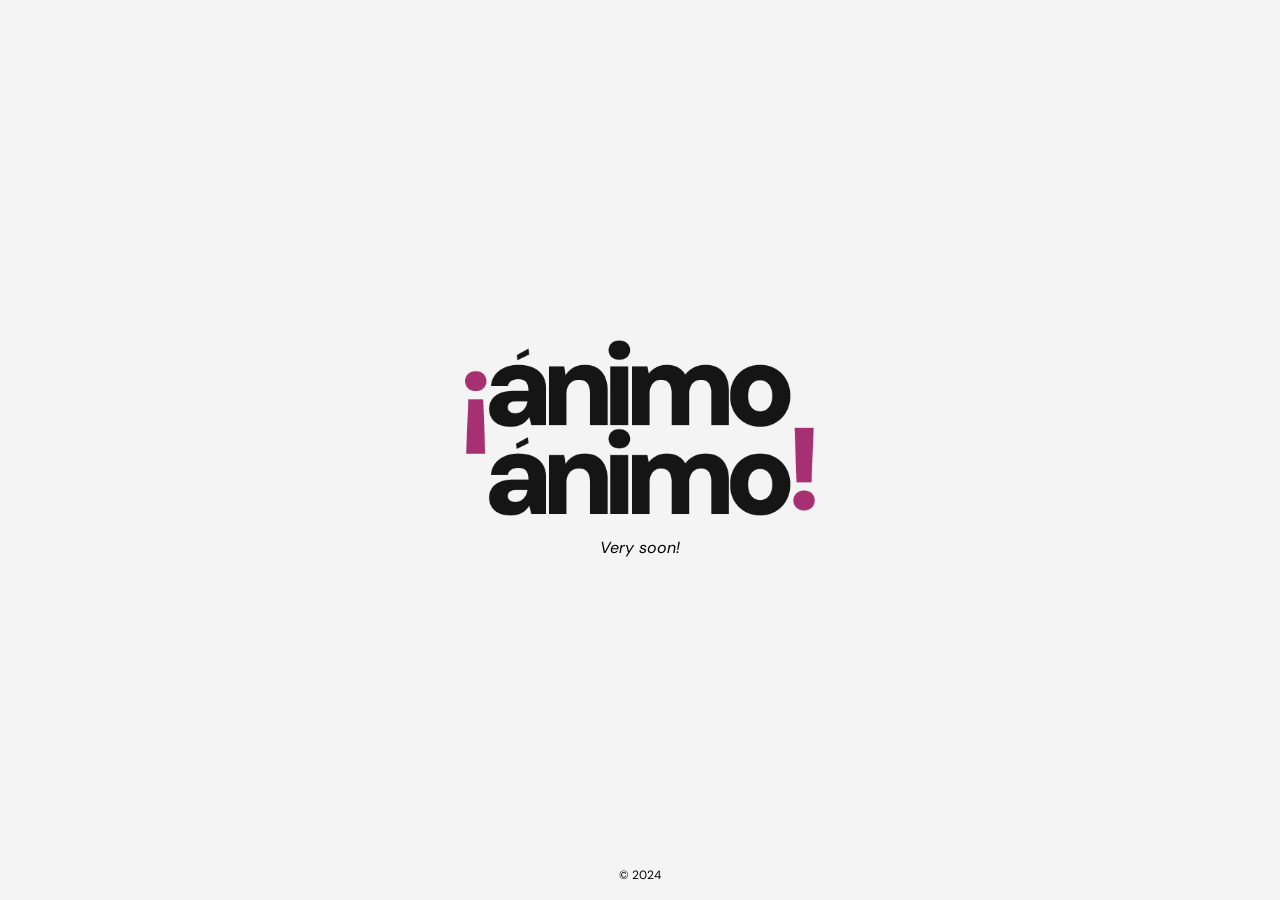
<file: index.html>
<!DOCTYPE html>
<html lang="en">

<head>
    <meta charset="UTF-8">
    <meta name="viewport" content="width=device-width, initial-scale=1.0">
    <title>¡animo animo!</title>

    <link rel="stylesheet" href="./assets/css/app.css">

    <meta name="description"
        content="Explore web and mobile development with Laravel and React through my personal experiences. Discover tips, tutorials, and insights into creating dynamic, responsive applications. Join me on my coding journey and enhance your development skills with practical advice and real-world projects." />
</head>

<body>
    <div class="homepage">
        <div>
            <img class="logo" src="./assets/images/logo.png" alt="">
            <p class="text-center fs-italic">Very soon!</p>
        </div>

        <div class="footer">&copy; 2024</div>
    </div>
</body>

</html>
</file>
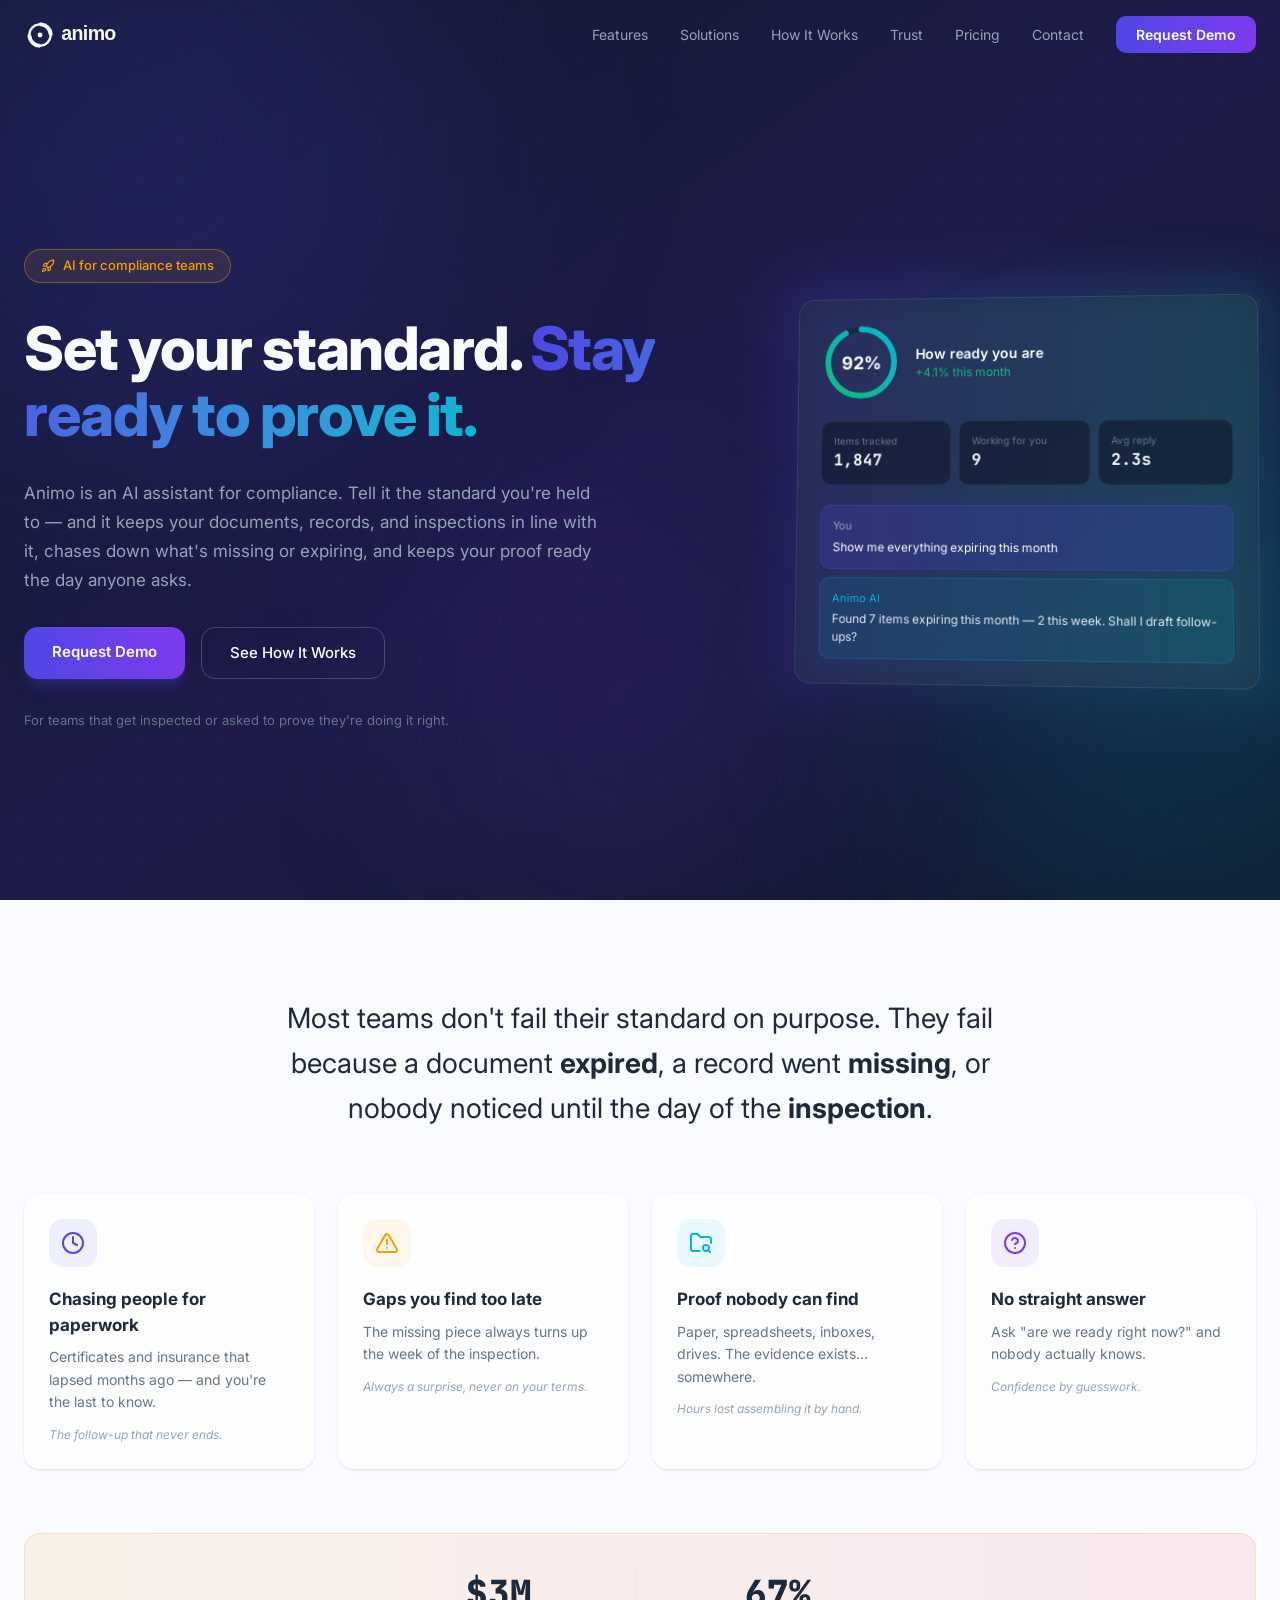
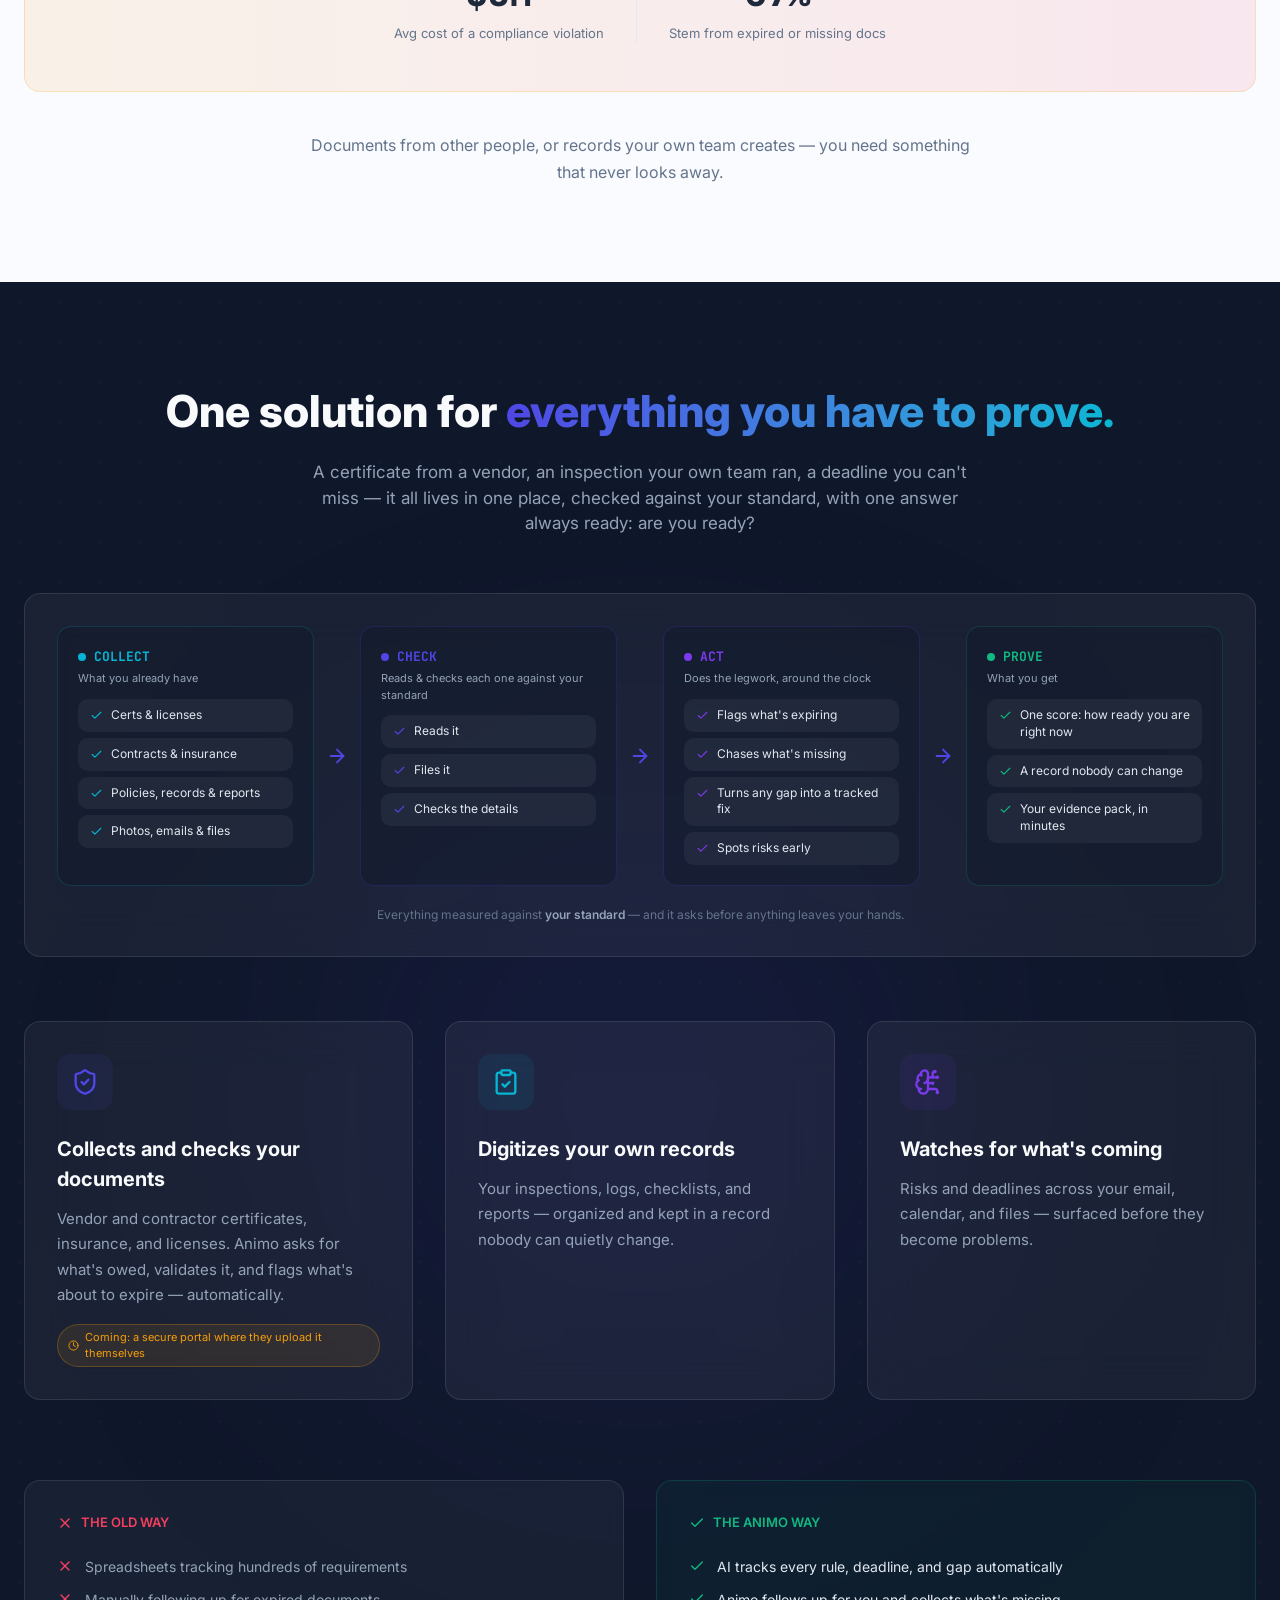
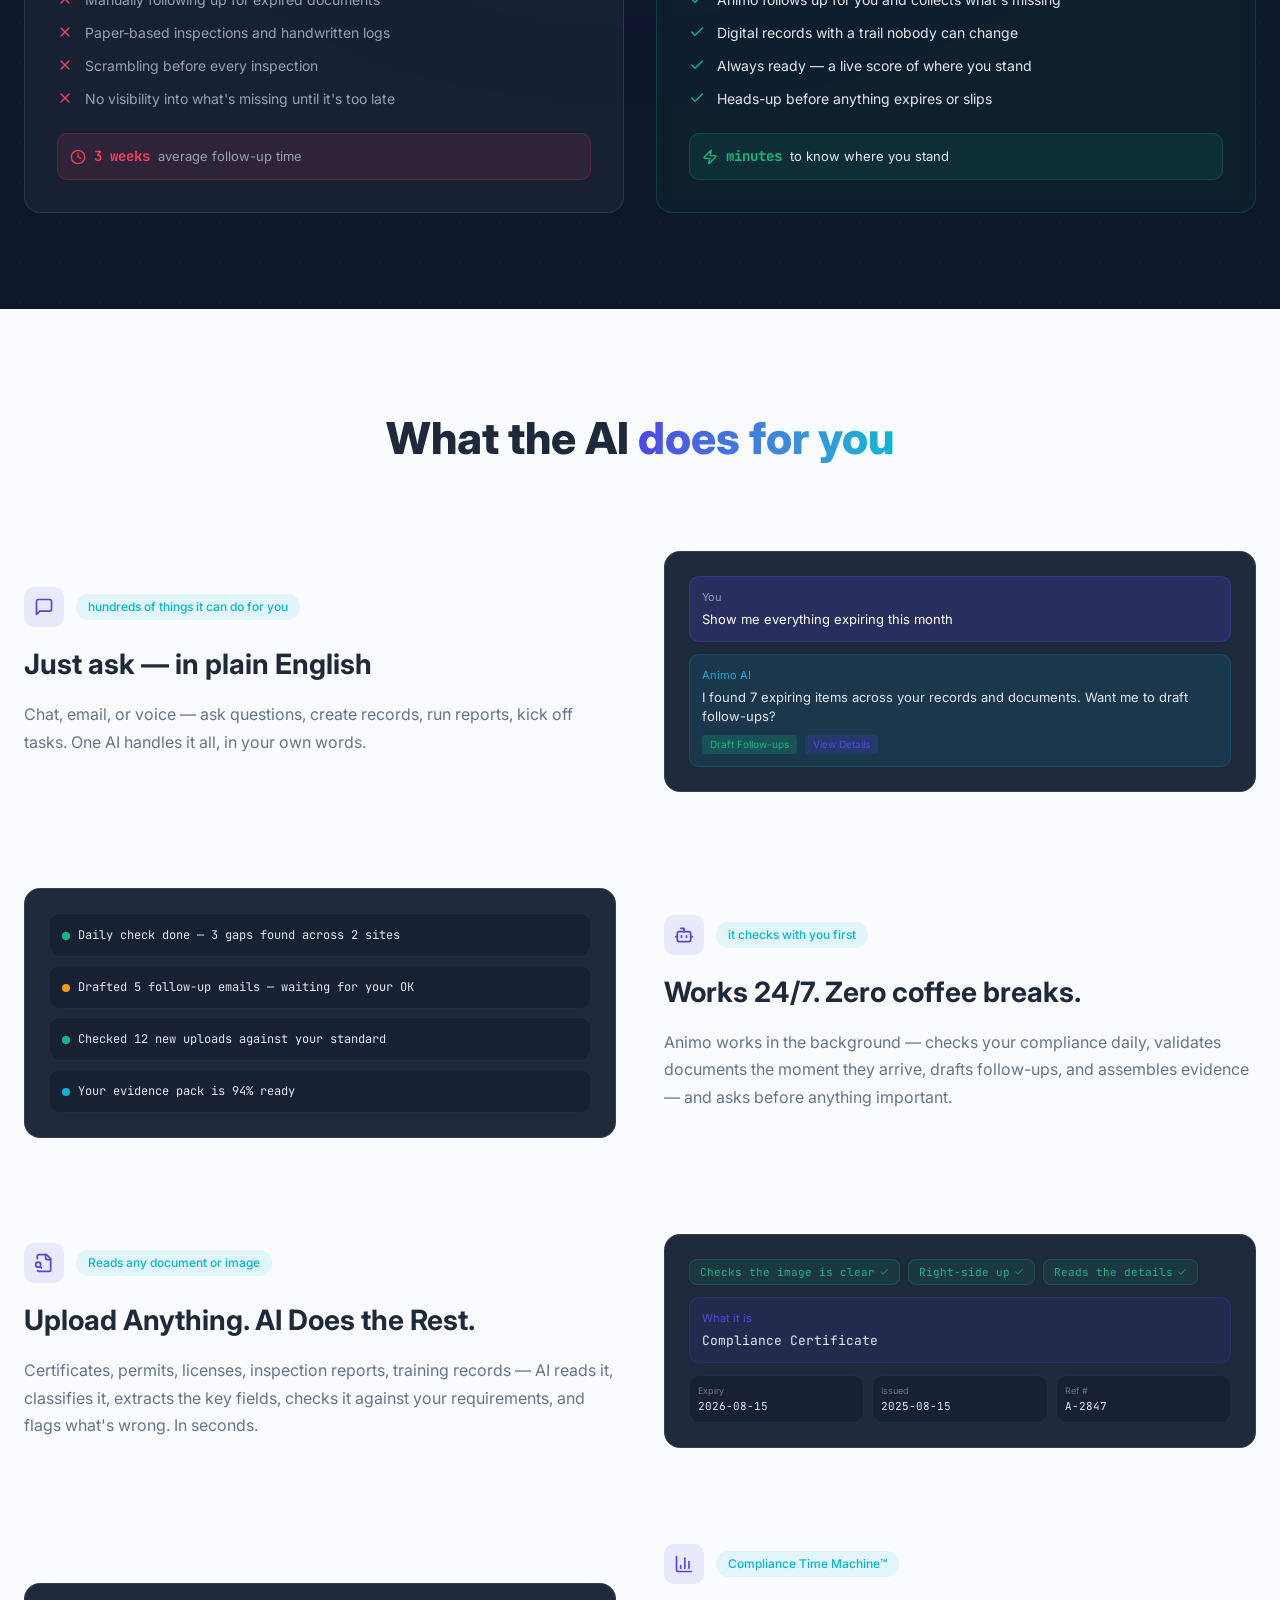
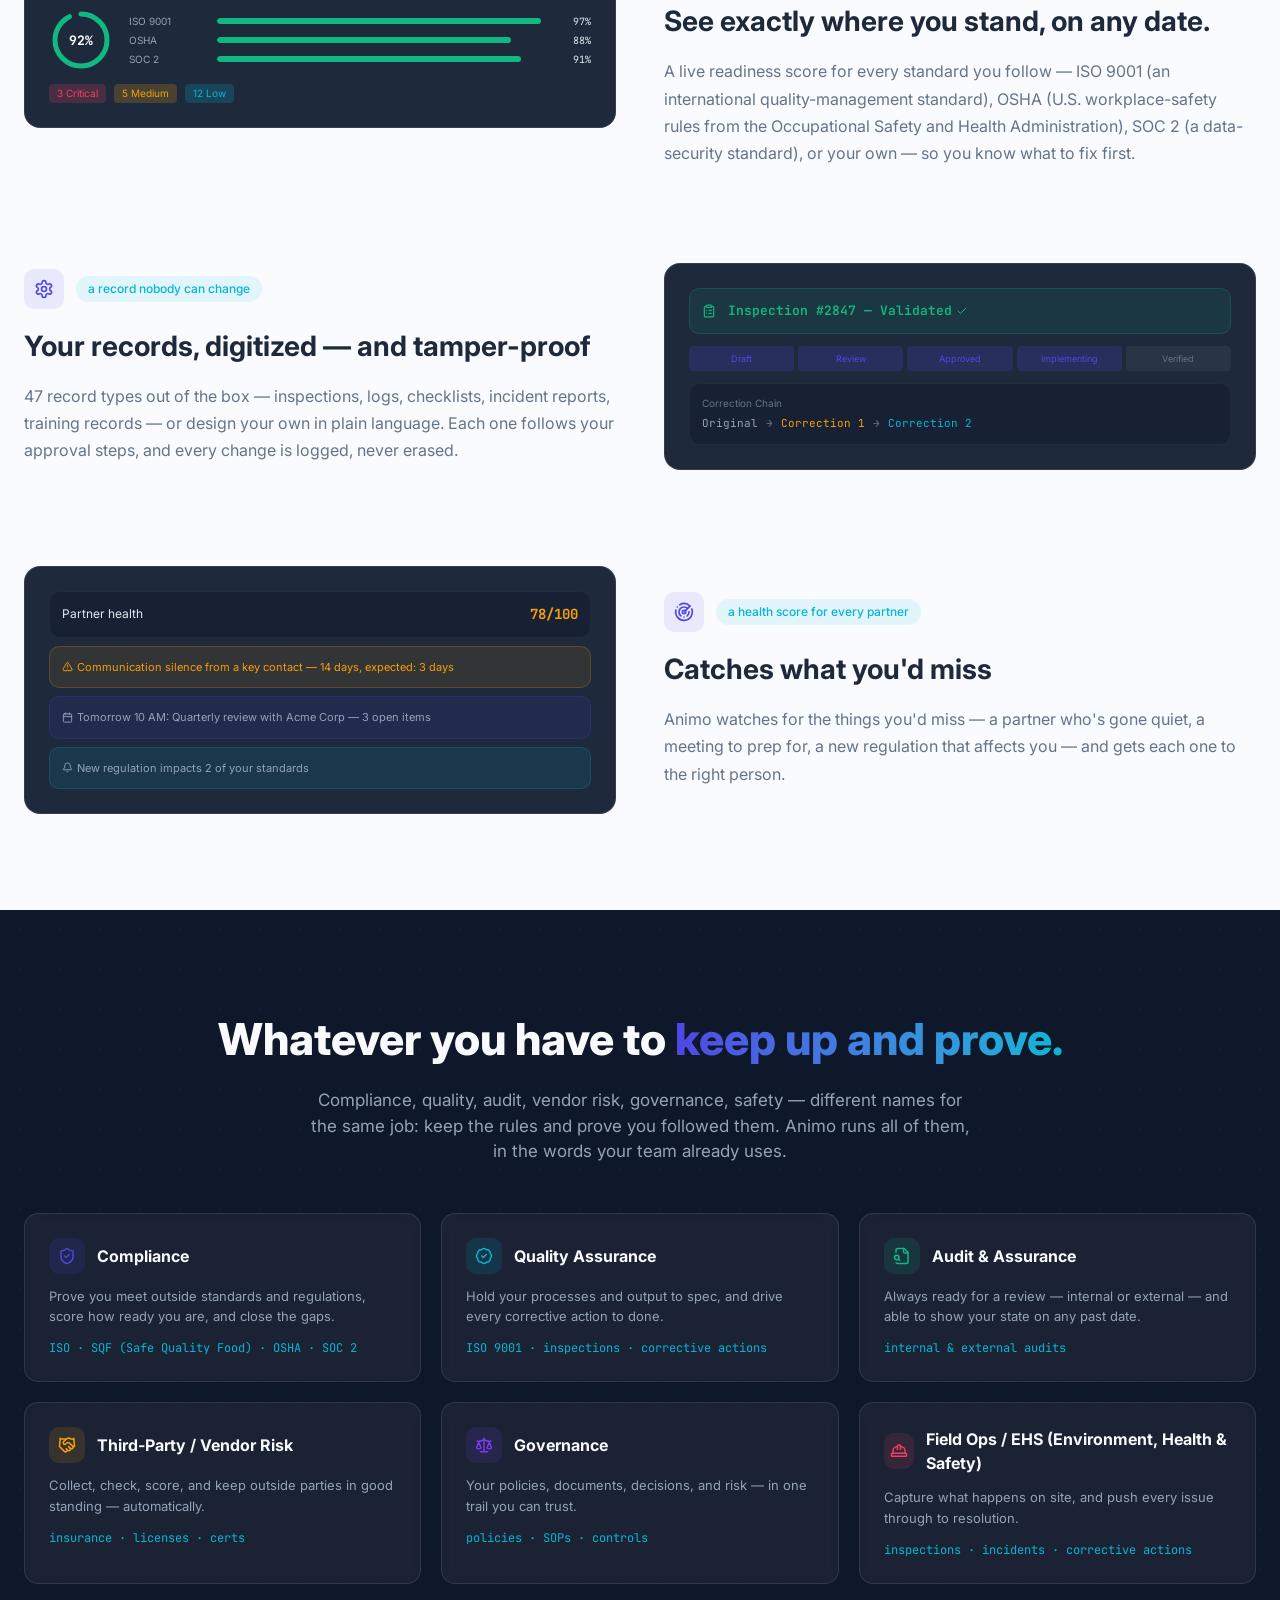
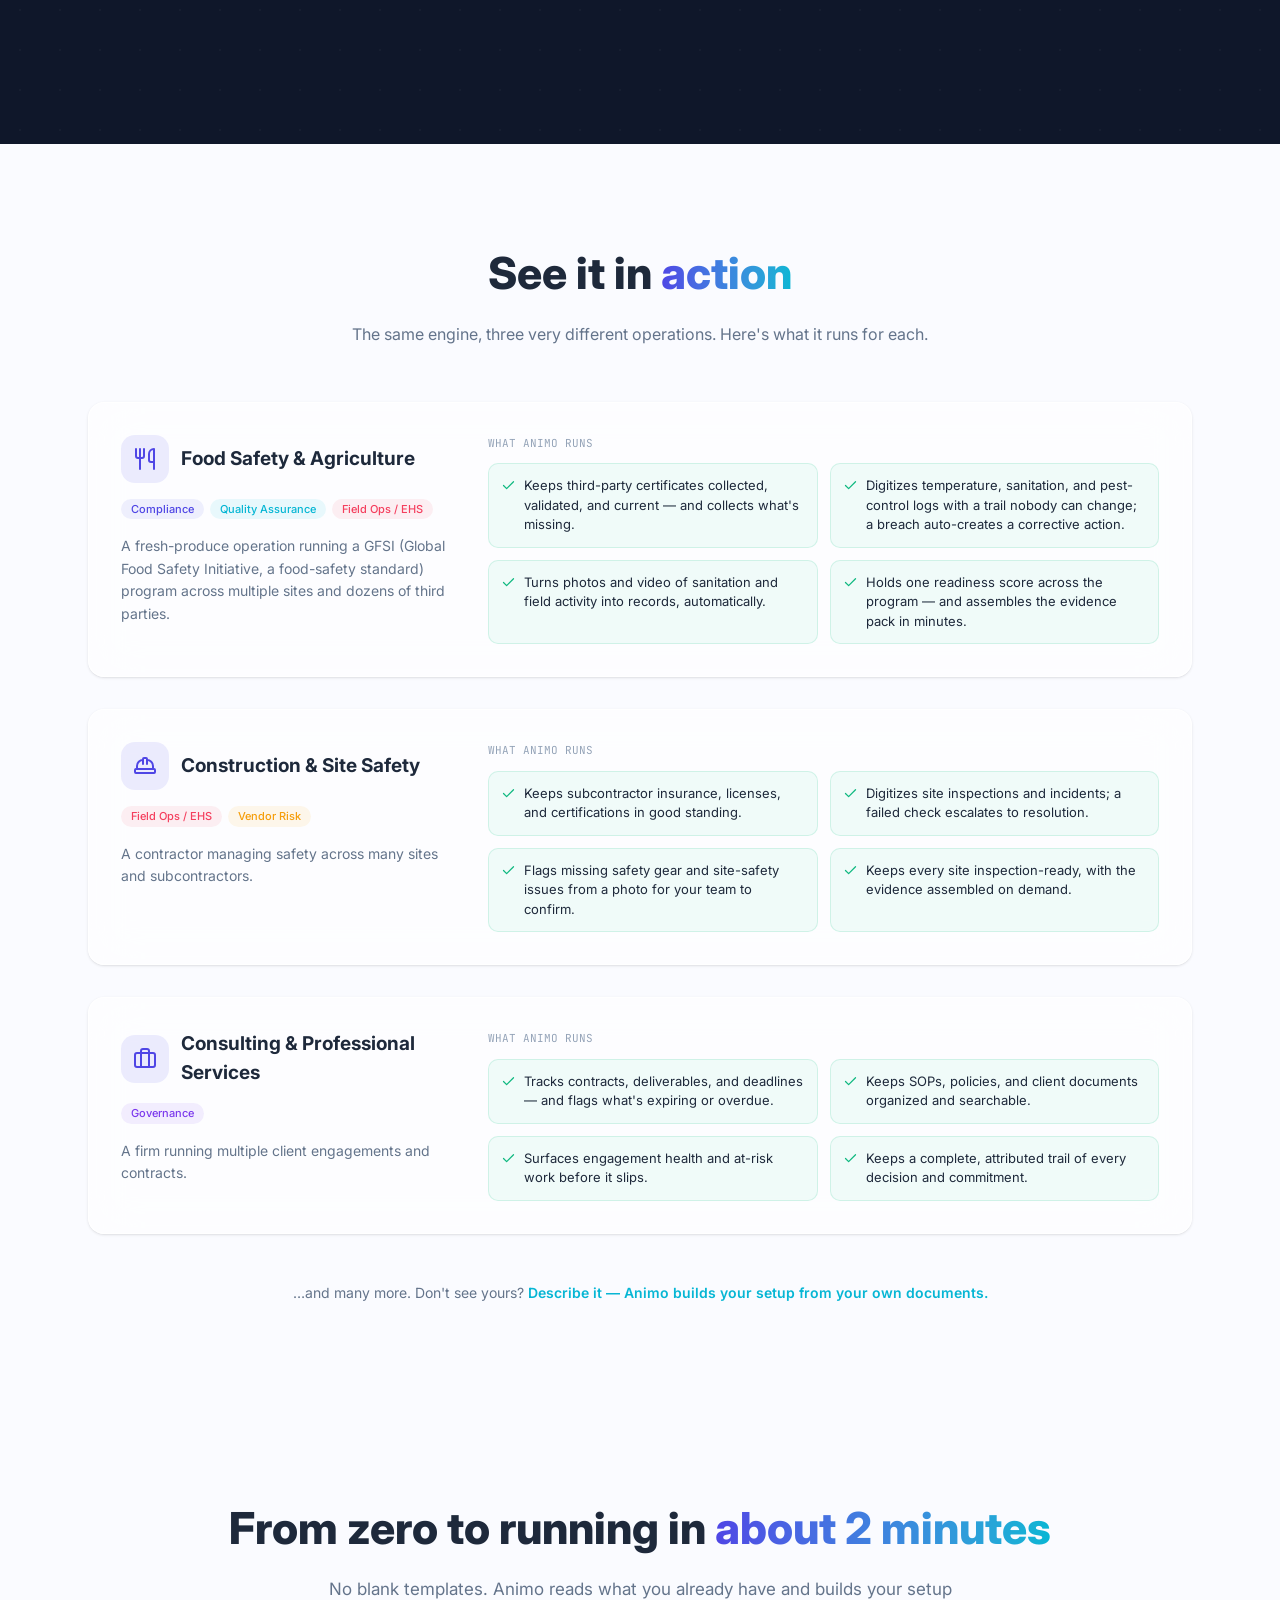
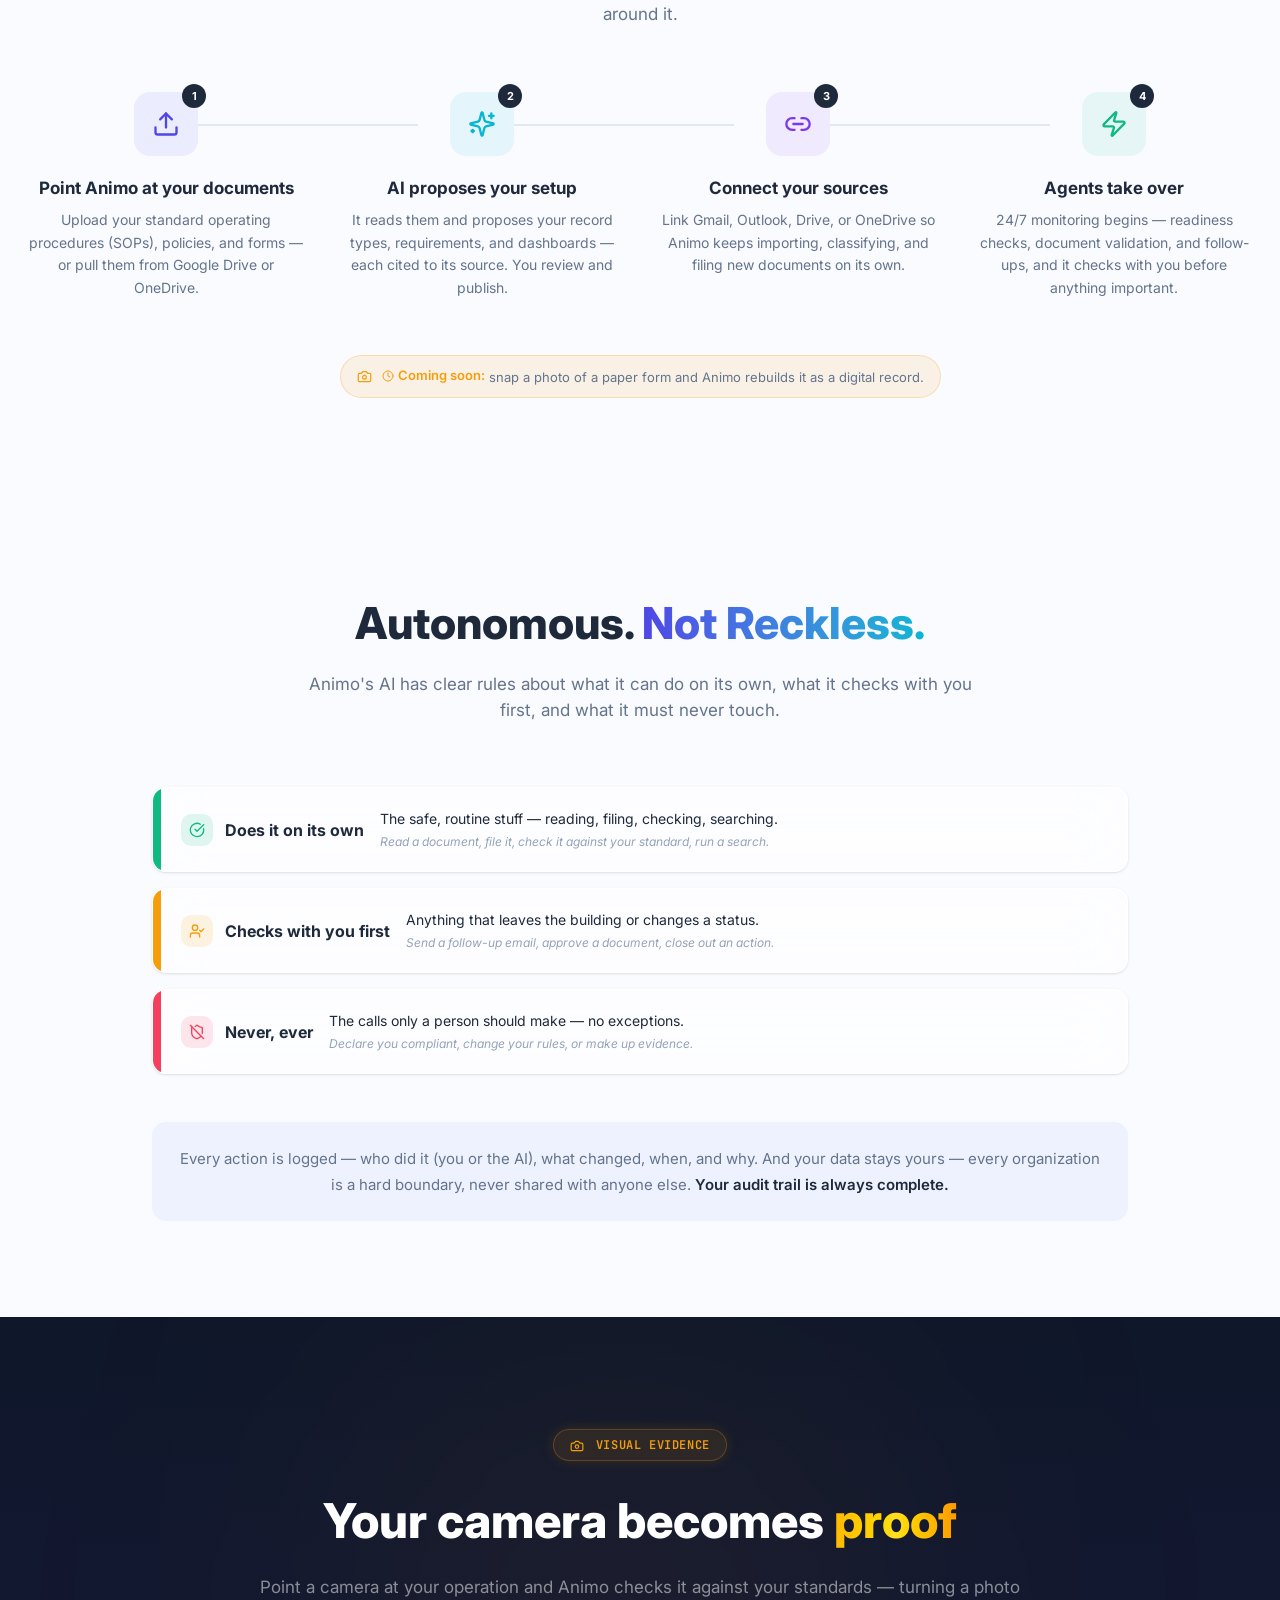
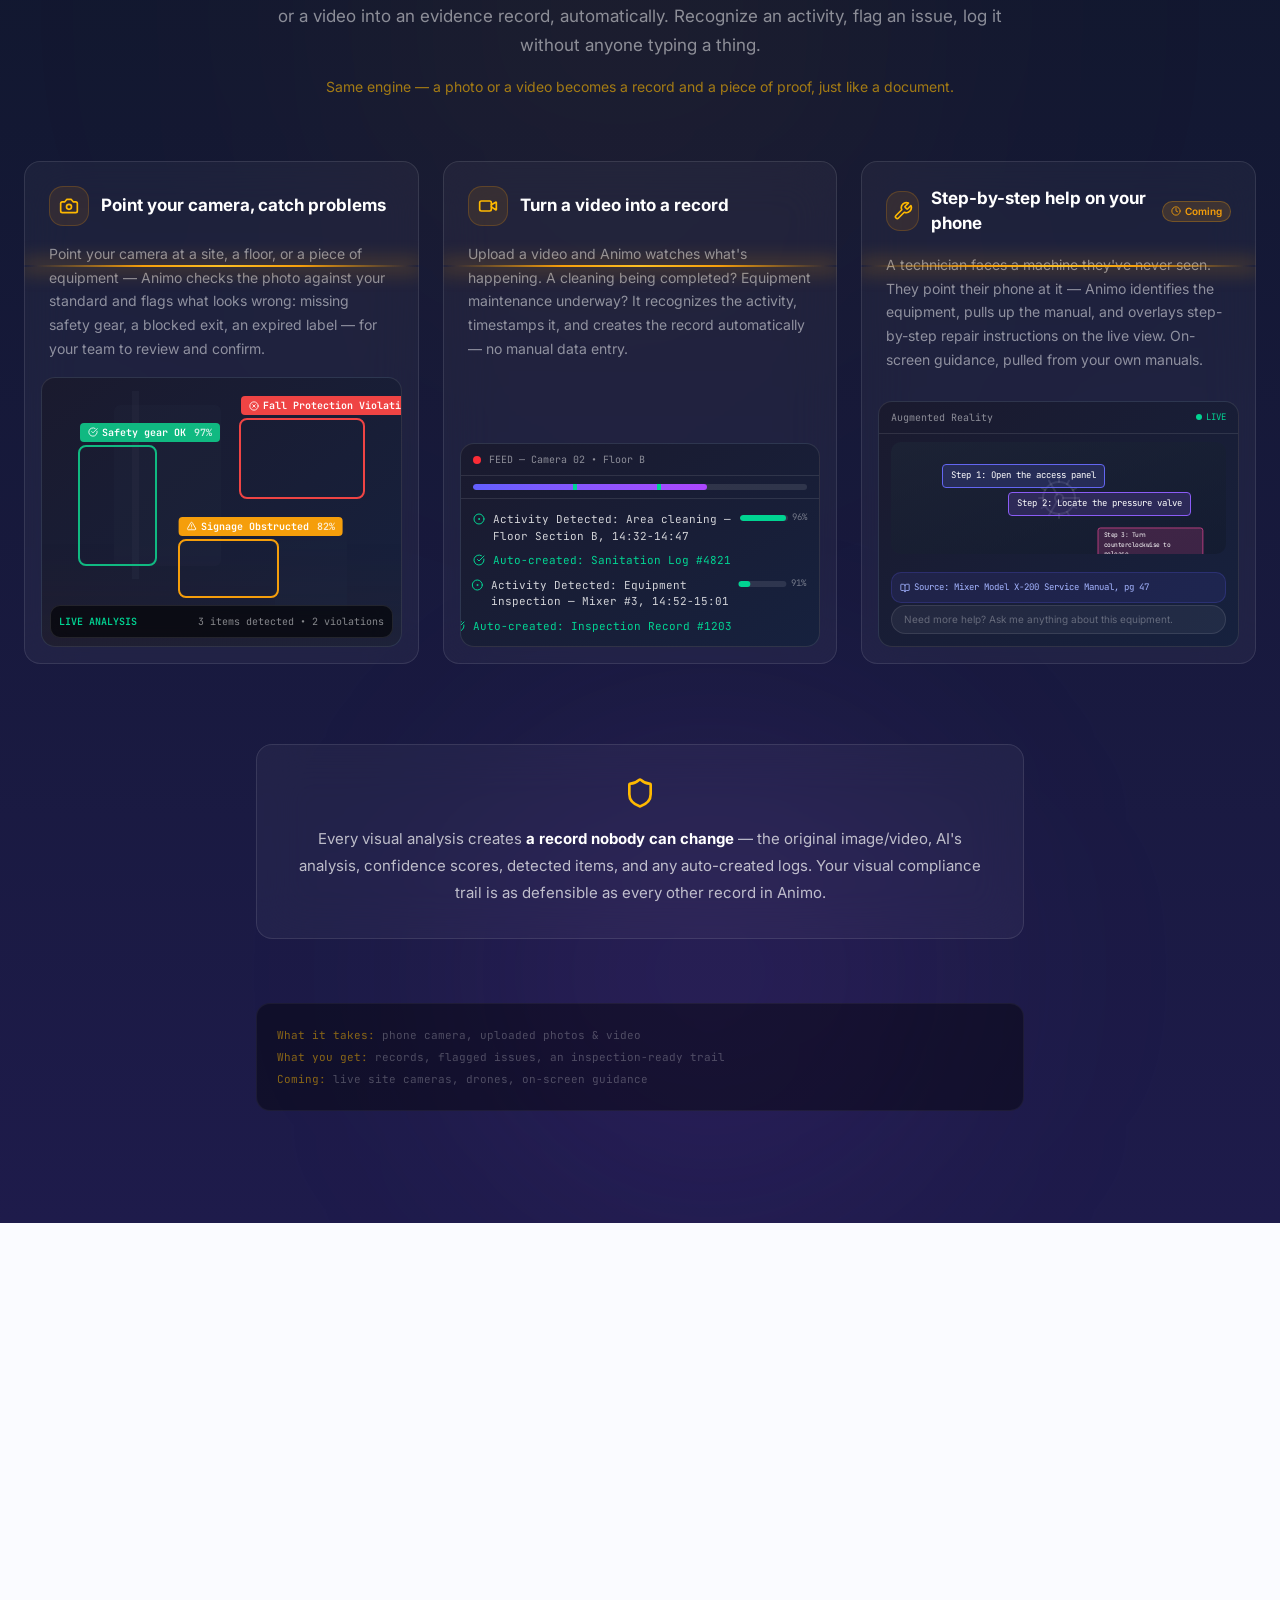
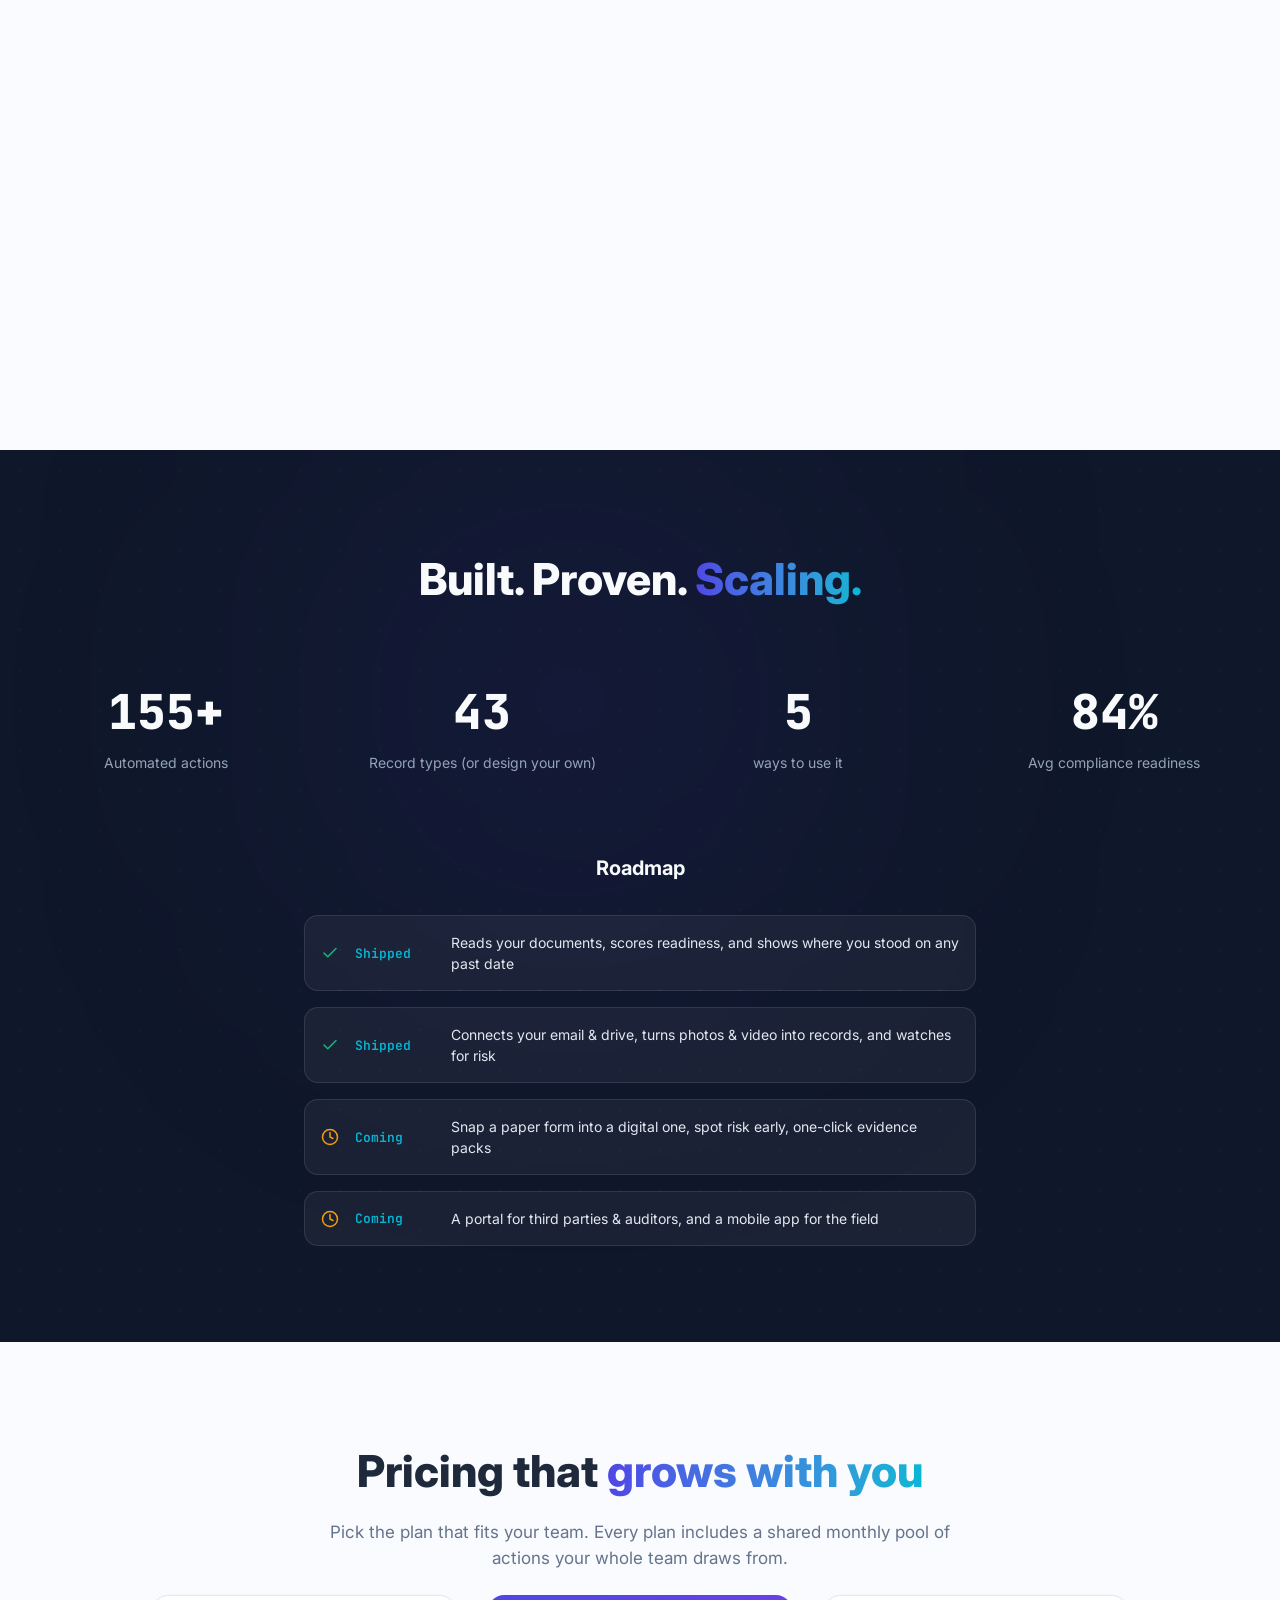
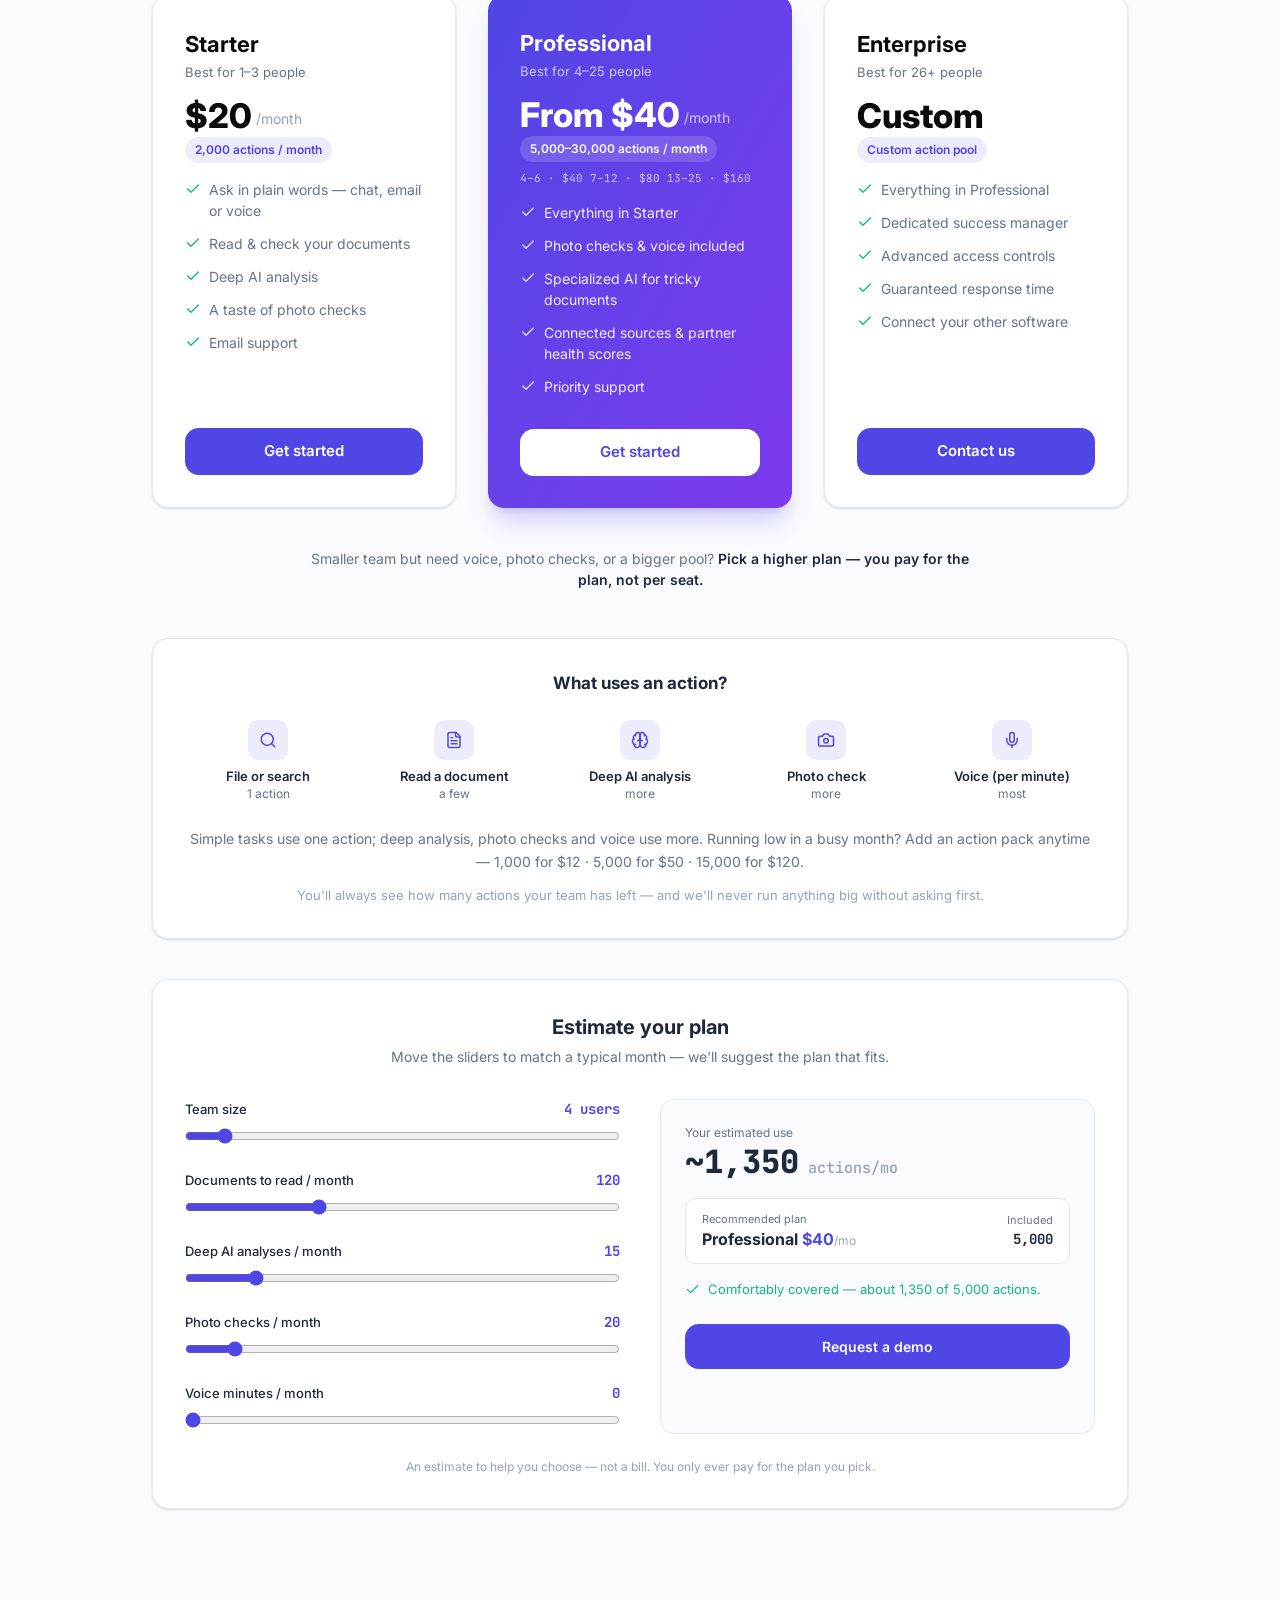
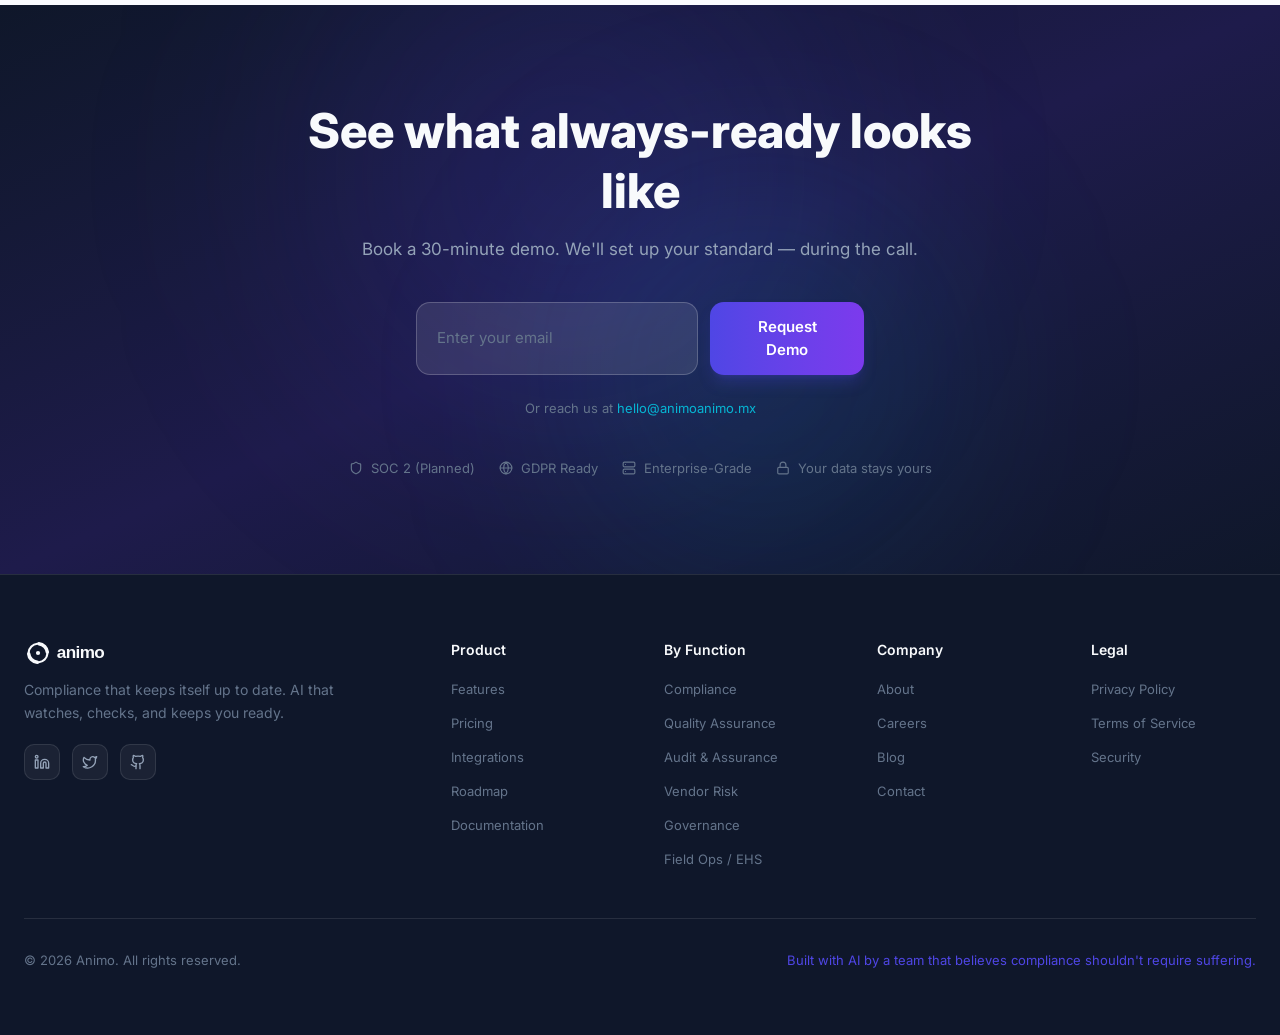
<file: ai/index.html>
<!DOCTYPE html>
<html lang="en">

<head>
  <meta charset="UTF-8" />
  <meta name="viewport" content="width=device-width, initial-scale=1.0" />
  <title>Animo — AI compliance assistant</title>
  <link rel="icon" type="image/svg+xml" href="/assets/icons/animo_favicon.svg" />
  <link rel="icon" type="image/png" sizes="32x32" href="/assets/icons/favicon_32.png" />
  <link rel="icon" type="image/png" sizes="16x16" href="/assets/icons/favicon_16.png" />
  <link rel="apple-touch-icon" sizes="180x180" href="/assets/icons/favicon_180.png" />
  <style>
    html,
    body {
      height: 100%;
      margin: 0;
    }

    #root {
      height: 100%;
    }
  </style>
  <script type="module" crossorigin src="/assets/index-DYXYngsi.js"></script>
  <link rel="stylesheet" crossorigin href="/assets/index-CfG9j3X-.css">
</head>

<body>
  <div id="root"></div>
</body>

</html>
</file>
<file: assets/css/app.css>
/* latin-ext */
@font-face {
  font-family: "DM Sans";
  font-style: italic;
  font-weight: 100 1000;
  font-display: swap;
  src: url(../fonts/rP2Fp2ywxg089UriCZa4ET-DJFge8QH90Ko.woff2) format("woff2");
  unicode-range: U+0100-02AF, U+0304, U+0308, U+0329, U+1E00-1E9F, U+1EF2-1EFF,
    U+2020, U+20A0-20AB, U+20AD-20C0, U+2113, U+2C60-2C7F, U+A720-A7FF;
}
/* latin */
@font-face {
  font-family: "DM Sans";
  font-style: italic;
  font-weight: 100 1000;
  font-display: swap;
  src: url(../fonts/rP2Fp2ywxg089UriCZa4Hz-DJFge8QH9.woff2) format("woff2");
  unicode-range: U+0000-00FF, U+0131, U+0152-0153, U+02BB-02BC, U+02C6, U+02DA,
    U+02DC, U+0304, U+0308, U+0329, U+2000-206F, U+2074, U+20AC, U+2122, U+2191,
    U+2193, U+2212, U+2215, U+FEFF, U+FFFD;
}
/* latin-ext */
@font-face {
  font-family: "DM Sans";
  font-style: normal;
  font-weight: 100 1000;
  font-display: swap;
  src: url(../fonts/rP2Hp2ywxg089UriCZ2IHTWCBl0-8RH9.woff2) format("woff2");
  unicode-range: U+0100-02AF, U+0304, U+0308, U+0329, U+1E00-1E9F, U+1EF2-1EFF,
    U+2020, U+20A0-20AB, U+20AD-20C0, U+2113, U+2C60-2C7F, U+A720-A7FF;
}
/* latin */
@font-face {
  font-family: "DM Sans";
  font-style: normal;
  font-weight: 100 1000;
  font-display: swap;
  src: url(../fonts/rP2Hp2ywxg089UriCZOIHTWCBl0-8Q.woff2) format("woff2");
  unicode-range: U+0000-00FF, U+0131, U+0152-0153, U+02BB-02BC, U+02C6, U+02DA,
    U+02DC, U+0304, U+0308, U+0329, U+2000-206F, U+2074, U+20AC, U+2122, U+2191,
    U+2193, U+2212, U+2215, U+FEFF, U+FFFD;
}

/* Box sizing rules */
*,
*::before,
*::after {
  box-sizing: border-box;
}

/* Prevent font size inflation */
html {
  -moz-text-size-adjust: none;
  -webkit-text-size-adjust: none;
  text-size-adjust: none;
}

/* Remove default margin in favour of better control in authored CSS */
body, h1, h2, h3, h4, p,
figure, blockquote, dl, dd {
  margin-block-end: 0;
}

/* Remove list styles on ul, ol elements with a list role, which suggests default styling will be removed */
ul[role='list'],
ol[role='list'] {
  list-style: none;
}

/* Set core body defaults */
body {
  min-height: 100vh;
  line-height: 1.5;
}

/* Set shorter line heights on headings and interactive elements */
h1, h2, h3, h4,
button, input, label {
  line-height: 1.1;
}

/* Balance text wrapping on headings */
h1, h2,
h3, h4 {
  text-wrap: balance;
}

/* A elements that don't have a class get default styles */
a:not([class]) {
  text-decoration-skip-ink: auto;
  color: currentColor;
}

/* Make images easier to work with */
img,
picture {
  max-width: 100%;
  display: block;
}

/* Inherit fonts for inputs and buttons */
input, button,
textarea, select {
  font-family: inherit;
  font-size: inherit;
}

/* Make sure textareas without a rows attribute are not tiny */
textarea:not([rows]) {
  min-height: 10em;
}

/* Anything that has been anchored to should have extra scroll margin */
:target {
  scroll-margin-block: 5ex;
}

body {
  margin: 0;
  padding: 0;
  font-family: "DM Sans", Arial, sans-serif;
  background-color: #f4f4f4;
  min-height: 100vh;
}

.homepage {
  display: flex;
  flex-direction: column;
  justify-content: center;
  align-items: center;
  min-height: 100vh;
}

.homepage .logo {
  width: 350px;
  max-width: 100%;
  margin-bottom: 20px;
}

.homepage .footer {
    position: absolute;
    bottom: 16px;
    font-size: 12px;
}

.text-center{
    text-align: center;
}

.fs-italic {
  font-style: italic;
}
</file>
<file: assets/index-CfG9j3X-.css>
@import"https://fonts.googleapis.com/css2?family=Inter:wght@400;500;600;700;800&family=JetBrains+Mono:wght@400;500;600&display=swap";/*! tailwindcss v4.1.12 | MIT License | https://tailwindcss.com */@layer properties{@supports (((-webkit-hyphens:none)) and (not (margin-trim:inline))) or ((-moz-orient:inline) and (not (color:rgb(from red r g b)))){*,:before,:after,::backdrop{--tw-translate-x:0;--tw-translate-y:0;--tw-translate-z:0;--tw-rotate-x:initial;--tw-rotate-y:initial;--tw-rotate-z:initial;--tw-skew-x:initial;--tw-skew-y:initial;--tw-space-y-reverse:0;--tw-space-x-reverse:0;--tw-border-style:solid;--tw-gradient-position:initial;--tw-gradient-from:#0000;--tw-gradient-via:#0000;--tw-gradient-to:#0000;--tw-gradient-stops:initial;--tw-gradient-via-stops:initial;--tw-gradient-from-position:0%;--tw-gradient-via-position:50%;--tw-gradient-to-position:100%;--tw-leading:initial;--tw-font-weight:initial;--tw-tracking:initial;--tw-ordinal:initial;--tw-slashed-zero:initial;--tw-numeric-figure:initial;--tw-numeric-spacing:initial;--tw-numeric-fraction:initial;--tw-shadow:0 0 #0000;--tw-shadow-color:initial;--tw-shadow-alpha:100%;--tw-inset-shadow:0 0 #0000;--tw-inset-shadow-color:initial;--tw-inset-shadow-alpha:100%;--tw-ring-color:initial;--tw-ring-shadow:0 0 #0000;--tw-inset-ring-color:initial;--tw-inset-ring-shadow:0 0 #0000;--tw-ring-inset:initial;--tw-ring-offset-width:0px;--tw-ring-offset-color:#fff;--tw-ring-offset-shadow:0 0 #0000;--tw-outline-style:solid;--tw-blur:initial;--tw-brightness:initial;--tw-contrast:initial;--tw-grayscale:initial;--tw-hue-rotate:initial;--tw-invert:initial;--tw-opacity:initial;--tw-saturate:initial;--tw-sepia:initial;--tw-drop-shadow:initial;--tw-drop-shadow-color:initial;--tw-drop-shadow-alpha:100%;--tw-drop-shadow-size:initial;--tw-backdrop-blur:initial;--tw-backdrop-brightness:initial;--tw-backdrop-contrast:initial;--tw-backdrop-grayscale:initial;--tw-backdrop-hue-rotate:initial;--tw-backdrop-invert:initial;--tw-backdrop-opacity:initial;--tw-backdrop-saturate:initial;--tw-backdrop-sepia:initial;--tw-duration:initial;--tw-ease:initial;--tw-content:"";--tw-animation-delay:0s;--tw-animation-direction:normal;--tw-animation-duration:initial;--tw-animation-fill-mode:none;--tw-animation-iteration-count:1;--tw-enter-blur:0;--tw-enter-opacity:1;--tw-enter-rotate:0;--tw-enter-scale:1;--tw-enter-translate-x:0;--tw-enter-translate-y:0;--tw-exit-blur:0;--tw-exit-opacity:1;--tw-exit-rotate:0;--tw-exit-scale:1;--tw-exit-translate-x:0;--tw-exit-translate-y:0}}}@layer theme{:root,:host{--font-sans:ui-sans-serif,system-ui,sans-serif,"Apple Color Emoji","Segoe UI Emoji","Segoe UI Symbol","Noto Color Emoji";--font-mono:ui-monospace,SFMono-Regular,Menlo,Monaco,Consolas,"Liberation Mono","Courier New",monospace;--color-red-500:oklch(63.7% .237 25.331);--color-amber-400:oklch(82.8% .189 84.429);--color-amber-500:oklch(76.9% .188 70.08);--color-amber-900:oklch(41.4% .112 45.904);--color-yellow-300:oklch(90.5% .182 98.111);--color-emerald-400:oklch(76.5% .177 163.223);--color-indigo-300:oklch(78.5% .115 274.713);--color-indigo-500:oklch(58.5% .233 277.117);--color-purple-500:oklch(62.7% .265 303.9);--color-gray-100:oklch(96.7% .003 264.542);--color-gray-500:oklch(55.1% .027 264.364);--color-gray-600:oklch(44.6% .03 256.802);--color-gray-700:oklch(37.3% .034 259.733);--color-gray-800:oklch(27.8% .033 256.848);--color-gray-900:oklch(21% .034 264.665);--color-black:#000;--color-white:#fff;--spacing:.25rem;--container-xs:20rem;--container-sm:24rem;--container-md:28rem;--container-lg:32rem;--container-xl:36rem;--container-2xl:42rem;--container-3xl:48rem;--container-4xl:56rem;--container-5xl:64rem;--container-6xl:72rem;--container-7xl:80rem;--text-xs:.75rem;--text-xs--line-height:calc(1/.75);--text-sm:.875rem;--text-sm--line-height:calc(1.25/.875);--text-base:1rem;--text-base--line-height: 1.5 ;--text-lg:1.125rem;--text-lg--line-height:calc(1.75/1.125);--text-xl:1.25rem;--text-2xl:1.5rem;--font-weight-normal:400;--font-weight-medium:500;--font-weight-semibold:600;--tracking-tight:-.025em;--tracking-wider:.05em;--tracking-widest:.1em;--leading-tight:1.25;--leading-relaxed:1.625;--radius-xs:.125rem;--radius-2xl:1rem;--radius-3xl:1.5rem;--ease-in-out:cubic-bezier(.4,0,.2,1);--animate-pulse:pulse 2s cubic-bezier(.4,0,.6,1)infinite;--blur-sm:8px;--blur-xl:24px;--aspect-video:16/9;--default-transition-duration:.15s;--default-transition-timing-function:cubic-bezier(.4,0,.2,1);--default-font-family:var(--font-sans);--default-mono-font-family:var(--font-mono);--color-border:var(--border)}}@layer base{*,:after,:before,::backdrop{box-sizing:border-box;border:0 solid;margin:0;padding:0}::file-selector-button{box-sizing:border-box;border:0 solid;margin:0;padding:0}html,:host{-webkit-text-size-adjust:100%;-moz-tab-size:4;tab-size:4;line-height:1.5;font-family:var(--default-font-family,ui-sans-serif,system-ui,sans-serif,"Apple Color Emoji","Segoe UI Emoji","Segoe UI Symbol","Noto Color Emoji");font-feature-settings:var(--default-font-feature-settings,normal);font-variation-settings:var(--default-font-variation-settings,normal);-webkit-tap-highlight-color:transparent}hr{height:0;color:inherit;border-top-width:1px}abbr:where([title]){-webkit-text-decoration:underline dotted;text-decoration:underline dotted}h1,h2,h3,h4,h5,h6{font-size:inherit;font-weight:inherit}a{color:inherit;-webkit-text-decoration:inherit;text-decoration:inherit}b,strong{font-weight:bolder}code,kbd,samp,pre{font-family:var(--default-mono-font-family,ui-monospace,SFMono-Regular,Menlo,Monaco,Consolas,"Liberation Mono","Courier New",monospace);font-feature-settings:var(--default-mono-font-feature-settings,normal);font-variation-settings:var(--default-mono-font-variation-settings,normal);font-size:1em}small{font-size:80%}sub,sup{vertical-align:baseline;font-size:75%;line-height:0;position:relative}sub{bottom:-.25em}sup{top:-.5em}table{text-indent:0;border-color:inherit;border-collapse:collapse}:-moz-focusring{outline:auto}progress{vertical-align:baseline}summary{display:list-item}ol,ul,menu{list-style:none}img,svg,video,canvas,audio,iframe,embed,object{vertical-align:middle;display:block}img,video{max-width:100%;height:auto}button,input,select,optgroup,textarea{font:inherit;font-feature-settings:inherit;font-variation-settings:inherit;letter-spacing:inherit;color:inherit;opacity:1;background-color:#0000;border-radius:0}::file-selector-button{font:inherit;font-feature-settings:inherit;font-variation-settings:inherit;letter-spacing:inherit;color:inherit;opacity:1;background-color:#0000;border-radius:0}:where(select:is([multiple],[size])) optgroup{font-weight:bolder}:where(select:is([multiple],[size])) optgroup option{padding-inline-start:20px}::file-selector-button{margin-inline-end:4px}::placeholder{opacity:1}@supports (not ((-webkit-appearance:-apple-pay-button))) or (contain-intrinsic-size:1px){::placeholder{color:currentColor}@supports (color:color-mix(in lab,red,red)){::placeholder{color:color-mix(in oklab,currentcolor 50%,transparent)}}}textarea{resize:vertical}::-webkit-search-decoration{-webkit-appearance:none}::-webkit-date-and-time-value{min-height:1lh;text-align:inherit}::-webkit-datetime-edit{display:inline-flex}::-webkit-datetime-edit-fields-wrapper{padding:0}::-webkit-datetime-edit{padding-block:0}::-webkit-datetime-edit-year-field{padding-block:0}::-webkit-datetime-edit-month-field{padding-block:0}::-webkit-datetime-edit-day-field{padding-block:0}::-webkit-datetime-edit-hour-field{padding-block:0}::-webkit-datetime-edit-minute-field{padding-block:0}::-webkit-datetime-edit-second-field{padding-block:0}::-webkit-datetime-edit-millisecond-field{padding-block:0}::-webkit-datetime-edit-meridiem-field{padding-block:0}::-webkit-calendar-picker-indicator{line-height:1}:-moz-ui-invalid{box-shadow:none}button,input:where([type=button],[type=reset],[type=submit]){-webkit-appearance:button;-moz-appearance:button;appearance:button}::file-selector-button{-webkit-appearance:button;-moz-appearance:button;appearance:button}::-webkit-inner-spin-button{height:auto}::-webkit-outer-spin-button{height:auto}[hidden]:where(:not([hidden=until-found])){display:none!important}*{border-color:var(--border);outline-color:var(--ring)}@supports (color:color-mix(in lab,red,red)){*{outline-color:color-mix(in oklab,var(--ring)50%,transparent)}}body{background-color:var(--background);color:var(--foreground)}html{font-size:var(--font-size)}h1{font-size:var(--text-2xl);font-weight:var(--font-weight-medium);line-height:1.5}h2{font-size:var(--text-xl);font-weight:var(--font-weight-medium);line-height:1.5}h3{font-size:var(--text-lg);font-weight:var(--font-weight-medium);line-height:1.5}h4,label,button{font-size:var(--text-base);font-weight:var(--font-weight-medium);line-height:1.5}input{font-size:var(--text-base);font-weight:var(--font-weight-normal);line-height:1.5}}@layer components;@layer utilities{.\@container\/card-header{container:card-header/inline-size}.pointer-events-none{pointer-events:none}.invisible{visibility:hidden}.sr-only{clip:rect(0,0,0,0);white-space:nowrap;border-width:0;width:1px;height:1px;margin:-1px;padding:0;position:absolute;overflow:hidden}.absolute{position:absolute}.fixed{position:fixed}.relative{position:relative}.static{position:static}.-inset-4{inset:calc(var(--spacing)*-4)}.inset-0{inset:calc(var(--spacing)*0)}.inset-x-0{inset-inline:calc(var(--spacing)*0)}.inset-y-0{inset-block:calc(var(--spacing)*0)}.-top-2{top:calc(var(--spacing)*-2)}.-top-6{top:calc(var(--spacing)*-6)}.-top-12{top:calc(var(--spacing)*-12)}.-top-20{top:calc(var(--spacing)*-20)}.-top-40{top:calc(var(--spacing)*-40)}.top-0{top:calc(var(--spacing)*0)}.top-1\.5{top:calc(var(--spacing)*1.5)}.top-1\/2{top:50%}.top-3{top:calc(var(--spacing)*3)}.top-3\.5{top:calc(var(--spacing)*3.5)}.top-4{top:calc(var(--spacing)*4)}.top-8{top:calc(var(--spacing)*8)}.top-\[-2px\]{top:-2px}.top-\[1px\]{top:1px}.top-\[5\%\]{top:5%}.top-\[10\%\]{top:10%}.top-\[50\%\]{top:50%}.top-\[60\%\]{top:60%}.top-full{top:100%}.-right-2{right:calc(var(--spacing)*-2)}.-right-12{right:calc(var(--spacing)*-12)}.-right-40{right:calc(var(--spacing)*-40)}.right-0{right:calc(var(--spacing)*0)}.right-1{right:calc(var(--spacing)*1)}.right-1\/4{right:25%}.right-2{right:calc(var(--spacing)*2)}.right-3{right:calc(var(--spacing)*3)}.right-4{right:calc(var(--spacing)*4)}.right-\[15\%\]{right:15%}.-bottom-12{bottom:calc(var(--spacing)*-12)}.bottom-0{bottom:calc(var(--spacing)*0)}.bottom-2{bottom:calc(var(--spacing)*2)}.bottom-\[10\%\]{bottom:10%}.-left-12{left:calc(var(--spacing)*-12)}.-left-40{left:calc(var(--spacing)*-40)}.left-0{left:calc(var(--spacing)*0)}.left-1{left:calc(var(--spacing)*1)}.left-1\/2{left:50%}.left-1\/3{left:33.3333%}.left-1\/4{left:25%}.left-2{left:calc(var(--spacing)*2)}.left-\[20\%\]{left:20%}.left-\[25\%\]{left:25%}.left-\[30\%\]{left:30%}.left-\[50\%\]{left:50%}.left-\[55\%\]{left:55%}.left-\[calc\(50\%\+32px\)\]{left:calc(50% + 32px)}.isolate{isolation:isolate}.-z-10{z-index:-10}.z-10{z-index:10}.z-20{z-index:20}.z-50{z-index:50}.z-\[1\]{z-index:1}.col-start-2{grid-column-start:2}.row-span-2{grid-row:span 2/span 2}.row-start-1{grid-row-start:1}.-mx-1{margin-inline:calc(var(--spacing)*-1)}.mx-2{margin-inline:calc(var(--spacing)*2)}.mx-3{margin-inline:calc(var(--spacing)*3)}.mx-3\.5{margin-inline:calc(var(--spacing)*3.5)}.mx-auto{margin-inline:auto}.my-0\.5{margin-block:calc(var(--spacing)*.5)}.my-1{margin-block:calc(var(--spacing)*1)}.-mt-4{margin-top:calc(var(--spacing)*-4)}.mt-0\.5{margin-top:calc(var(--spacing)*.5)}.mt-1{margin-top:calc(var(--spacing)*1)}.mt-1\.5{margin-top:calc(var(--spacing)*1.5)}.mt-2{margin-top:calc(var(--spacing)*2)}.mt-3{margin-top:calc(var(--spacing)*3)}.mt-4{margin-top:calc(var(--spacing)*4)}.mt-5{margin-top:calc(var(--spacing)*5)}.mt-6{margin-top:calc(var(--spacing)*6)}.mt-10{margin-top:calc(var(--spacing)*10)}.mt-12{margin-top:calc(var(--spacing)*12)}.mt-14{margin-top:calc(var(--spacing)*14)}.mt-auto{margin-top:auto}.mr-1{margin-right:calc(var(--spacing)*1)}.mb-0\.5{margin-bottom:calc(var(--spacing)*.5)}.mb-1{margin-bottom:calc(var(--spacing)*1)}.mb-1\.5{margin-bottom:calc(var(--spacing)*1.5)}.mb-2{margin-bottom:calc(var(--spacing)*2)}.mb-3{margin-bottom:calc(var(--spacing)*3)}.mb-4{margin-bottom:calc(var(--spacing)*4)}.mb-5{margin-bottom:calc(var(--spacing)*5)}.mb-6{margin-bottom:calc(var(--spacing)*6)}.mb-8{margin-bottom:calc(var(--spacing)*8)}.mb-10{margin-bottom:calc(var(--spacing)*10)}.mb-12{margin-bottom:calc(var(--spacing)*12)}.mb-14{margin-bottom:calc(var(--spacing)*14)}.mb-16{margin-bottom:calc(var(--spacing)*16)}.mb-20{margin-bottom:calc(var(--spacing)*20)}.-ml-4{margin-left:calc(var(--spacing)*-4)}.ml-1{margin-left:calc(var(--spacing)*1)}.ml-auto{margin-left:auto}.line-clamp-1{-webkit-line-clamp:1;-webkit-box-orient:vertical;display:-webkit-box;overflow:hidden}.block{display:block}.flex{display:flex}.grid{display:grid}.hidden{display:none}.inline{display:inline}.inline-block{display:inline-block}.inline-flex{display:inline-flex}.table{display:table}.table-caption{display:table-caption}.table-cell{display:table-cell}.table-row{display:table-row}.field-sizing-content{field-sizing:content}.aspect-\[4\/3\]{aspect-ratio:4/3}.aspect-square{aspect-ratio:1}.aspect-video{aspect-ratio:var(--aspect-video)}.size-2{width:calc(var(--spacing)*2);height:calc(var(--spacing)*2)}.size-2\.5{width:calc(var(--spacing)*2.5);height:calc(var(--spacing)*2.5)}.size-3{width:calc(var(--spacing)*3);height:calc(var(--spacing)*3)}.size-3\.5{width:calc(var(--spacing)*3.5);height:calc(var(--spacing)*3.5)}.size-4{width:calc(var(--spacing)*4);height:calc(var(--spacing)*4)}.size-7{width:calc(var(--spacing)*7);height:calc(var(--spacing)*7)}.size-8{width:calc(var(--spacing)*8);height:calc(var(--spacing)*8)}.size-9{width:calc(var(--spacing)*9);height:calc(var(--spacing)*9)}.size-10{width:calc(var(--spacing)*10);height:calc(var(--spacing)*10)}.size-full{width:100%;height:100%}.h-0\.5{height:calc(var(--spacing)*.5)}.h-1\.5{height:calc(var(--spacing)*1.5)}.h-2{height:calc(var(--spacing)*2)}.h-2\.5{height:calc(var(--spacing)*2.5)}.h-4{height:calc(var(--spacing)*4)}.h-5{height:calc(var(--spacing)*5)}.h-6{height:calc(var(--spacing)*6)}.h-7{height:calc(var(--spacing)*7)}.h-8{height:calc(var(--spacing)*8)}.h-9{height:calc(var(--spacing)*9)}.h-10{height:calc(var(--spacing)*10)}.h-12{height:calc(var(--spacing)*12)}.h-14{height:calc(var(--spacing)*14)}.h-16{height:calc(var(--spacing)*16)}.h-20{height:calc(var(--spacing)*20)}.h-28{height:calc(var(--spacing)*28)}.h-\[1\.15rem\]{height:1.15rem}.h-\[2px\]{height:2px}.h-\[35\%\]{height:35%}.h-\[40\%\]{height:40%}.h-\[60\%\]{height:60%}.h-\[70\%\]{height:70%}.h-\[400px\]{height:400px}.h-\[500px\]{height:500px}.h-\[600px\]{height:600px}.h-\[calc\(100\%\+4px\)\]{height:calc(100% + 4px)}.h-\[calc\(100\%-1px\)\]{height:calc(100% - 1px)}.h-\[var\(--radix-navigation-menu-viewport-height\)\]{height:var(--radix-navigation-menu-viewport-height)}.h-\[var\(--radix-select-trigger-height\)\]{height:var(--radix-select-trigger-height)}.h-auto{height:auto}.h-full{height:100%}.h-px{height:1px}.h-svh{height:100svh}.max-h-\(--radix-context-menu-content-available-height\){max-height:var(--radix-context-menu-content-available-height)}.max-h-\(--radix-dropdown-menu-content-available-height\){max-height:var(--radix-dropdown-menu-content-available-height)}.max-h-\(--radix-select-content-available-height\){max-height:var(--radix-select-content-available-height)}.max-h-\[300px\]{max-height:300px}.min-h-0{min-height:calc(var(--spacing)*0)}.min-h-4{min-height:calc(var(--spacing)*4)}.min-h-16{min-height:calc(var(--spacing)*16)}.min-h-screen{min-height:100vh}.min-h-svh{min-height:100svh}.w-\(--sidebar-width\){width:var(--sidebar-width)}.w-0{width:calc(var(--spacing)*0)}.w-1{width:calc(var(--spacing)*1)}.w-1\.5{width:calc(var(--spacing)*1.5)}.w-2{width:calc(var(--spacing)*2)}.w-2\.5{width:calc(var(--spacing)*2.5)}.w-3{width:calc(var(--spacing)*3)}.w-3\/4{width:75%}.w-4{width:calc(var(--spacing)*4)}.w-5{width:calc(var(--spacing)*5)}.w-6{width:calc(var(--spacing)*6)}.w-8{width:calc(var(--spacing)*8)}.w-9{width:calc(var(--spacing)*9)}.w-10{width:calc(var(--spacing)*10)}.w-12{width:calc(var(--spacing)*12)}.w-14{width:calc(var(--spacing)*14)}.w-16{width:calc(var(--spacing)*16)}.w-20{width:calc(var(--spacing)*20)}.w-64{width:calc(var(--spacing)*64)}.w-72{width:calc(var(--spacing)*72)}.w-\[2\%\]{width:2%}.w-\[20\%\]{width:20%}.w-\[30\%\]{width:30%}.w-\[70\%\]{width:70%}.w-\[100px\]{width:100px}.w-\[400px\]{width:400px}.w-\[500px\]{width:500px}.w-\[600px\]{width:600px}.w-\[calc\(100\%-64px\)\]{width:calc(100% - 64px)}.w-auto{width:auto}.w-fit{width:fit-content}.w-full{width:100%}.w-max{width:max-content}.w-px{width:1px}.max-w-\(--skeleton-width\){max-width:var(--skeleton-width)}.max-w-2xl{max-width:var(--container-2xl)}.max-w-3xl{max-width:var(--container-3xl)}.max-w-4xl{max-width:var(--container-4xl)}.max-w-5xl{max-width:var(--container-5xl)}.max-w-6xl{max-width:var(--container-6xl)}.max-w-7xl{max-width:var(--container-7xl)}.max-w-\[calc\(100\%-2rem\)\]{max-width:calc(100% - 2rem)}.max-w-max{max-width:max-content}.max-w-md{max-width:var(--container-md)}.max-w-xl{max-width:var(--container-xl)}.max-w-xs{max-width:var(--container-xs)}.min-w-0{min-width:calc(var(--spacing)*0)}.min-w-5{min-width:calc(var(--spacing)*5)}.min-w-8{min-width:calc(var(--spacing)*8)}.min-w-9{min-width:calc(var(--spacing)*9)}.min-w-10{min-width:calc(var(--spacing)*10)}.min-w-\[8rem\]{min-width:8rem}.min-w-\[12rem\]{min-width:12rem}.min-w-\[var\(--radix-select-trigger-width\)\]{min-width:var(--radix-select-trigger-width)}.flex-1{flex:1}.shrink-0{flex-shrink:0}.grow{flex-grow:1}.grow-0{flex-grow:0}.basis-full{flex-basis:100%}.caption-bottom{caption-side:bottom}.border-collapse{border-collapse:collapse}.origin-\(--radix-context-menu-content-transform-origin\){transform-origin:var(--radix-context-menu-content-transform-origin)}.origin-\(--radix-dropdown-menu-content-transform-origin\){transform-origin:var(--radix-dropdown-menu-content-transform-origin)}.origin-\(--radix-hover-card-content-transform-origin\){transform-origin:var(--radix-hover-card-content-transform-origin)}.origin-\(--radix-menubar-content-transform-origin\){transform-origin:var(--radix-menubar-content-transform-origin)}.origin-\(--radix-popover-content-transform-origin\){transform-origin:var(--radix-popover-content-transform-origin)}.origin-\(--radix-select-content-transform-origin\){transform-origin:var(--radix-select-content-transform-origin)}.origin-\(--radix-tooltip-content-transform-origin\){transform-origin:var(--radix-tooltip-content-transform-origin)}.-translate-x-1\/2{--tw-translate-x: -50% ;translate:var(--tw-translate-x)var(--tw-translate-y)}.-translate-x-px{--tw-translate-x:-1px;translate:var(--tw-translate-x)var(--tw-translate-y)}.translate-x-\[-50\%\]{--tw-translate-x:-50%;translate:var(--tw-translate-x)var(--tw-translate-y)}.translate-x-px{--tw-translate-x:1px;translate:var(--tw-translate-x)var(--tw-translate-y)}.-translate-y-1\/2{--tw-translate-y: -50% ;translate:var(--tw-translate-x)var(--tw-translate-y)}.translate-y-0\.5{--tw-translate-y:calc(var(--spacing)*.5);translate:var(--tw-translate-x)var(--tw-translate-y)}.translate-y-\[-50\%\]{--tw-translate-y:-50%;translate:var(--tw-translate-x)var(--tw-translate-y)}.translate-y-\[calc\(-50\%_-_2px\)\]{--tw-translate-y: calc(-50% - 2px) ;translate:var(--tw-translate-x)var(--tw-translate-y)}.-rotate-90{rotate:-90deg}.rotate-45{rotate:45deg}.rotate-90{rotate:90deg}.rotate-180{rotate:180deg}.transform{transform:var(--tw-rotate-x,)var(--tw-rotate-y,)var(--tw-rotate-z,)var(--tw-skew-x,)var(--tw-skew-y,)}.animate-caret-blink{animation:1.25s ease-out infinite caret-blink}.animate-in{animation:enter var(--tw-animation-duration,var(--tw-duration,.15s))var(--tw-ease,ease)var(--tw-animation-delay,0s)var(--tw-animation-iteration-count,1)var(--tw-animation-direction,normal)var(--tw-animation-fill-mode,none)}.animate-pulse{animation:var(--animate-pulse)}.cursor-default{cursor:default}.cursor-pointer{cursor:pointer}.touch-none{touch-action:none}.resize-none{resize:none}.scroll-my-1{scroll-margin-block:calc(var(--spacing)*1)}.scroll-py-1{scroll-padding-block:calc(var(--spacing)*1)}.list-none{list-style-type:none}.auto-rows-min{grid-auto-rows:min-content}.grid-cols-2{grid-template-columns:repeat(2,minmax(0,1fr))}.grid-cols-3{grid-template-columns:repeat(3,minmax(0,1fr))}.grid-cols-\[0_1fr\]{grid-template-columns:0 1fr}.grid-rows-\[auto_auto\]{grid-template-rows:auto auto}.flex-col{flex-direction:column}.flex-col-reverse{flex-direction:column-reverse}.flex-row{flex-direction:row}.flex-wrap{flex-wrap:wrap}.items-baseline{align-items:baseline}.items-center{align-items:center}.items-end{align-items:flex-end}.items-start{align-items:flex-start}.items-stretch{align-items:stretch}.justify-between{justify-content:space-between}.justify-center{justify-content:center}.justify-items-start{justify-items:start}.gap-1{gap:calc(var(--spacing)*1)}.gap-1\.5{gap:calc(var(--spacing)*1.5)}.gap-2{gap:calc(var(--spacing)*2)}.gap-2\.5{gap:calc(var(--spacing)*2.5)}.gap-3{gap:calc(var(--spacing)*3)}.gap-4{gap:calc(var(--spacing)*4)}.gap-5{gap:calc(var(--spacing)*5)}.gap-6{gap:calc(var(--spacing)*6)}.gap-8{gap:calc(var(--spacing)*8)}.gap-10{gap:calc(var(--spacing)*10)}.gap-12{gap:calc(var(--spacing)*12)}:where(.space-y-1>:not(:last-child)){--tw-space-y-reverse:0;margin-block-start:calc(calc(var(--spacing)*1)*var(--tw-space-y-reverse));margin-block-end:calc(calc(var(--spacing)*1)*calc(1 - var(--tw-space-y-reverse)))}:where(.space-y-1\.5>:not(:last-child)){--tw-space-y-reverse:0;margin-block-start:calc(calc(var(--spacing)*1.5)*var(--tw-space-y-reverse));margin-block-end:calc(calc(var(--spacing)*1.5)*calc(1 - var(--tw-space-y-reverse)))}:where(.space-y-2>:not(:last-child)){--tw-space-y-reverse:0;margin-block-start:calc(calc(var(--spacing)*2)*var(--tw-space-y-reverse));margin-block-end:calc(calc(var(--spacing)*2)*calc(1 - var(--tw-space-y-reverse)))}:where(.space-y-2\.5>:not(:last-child)){--tw-space-y-reverse:0;margin-block-start:calc(calc(var(--spacing)*2.5)*var(--tw-space-y-reverse));margin-block-end:calc(calc(var(--spacing)*2.5)*calc(1 - var(--tw-space-y-reverse)))}:where(.space-y-3>:not(:last-child)){--tw-space-y-reverse:0;margin-block-start:calc(calc(var(--spacing)*3)*var(--tw-space-y-reverse));margin-block-end:calc(calc(var(--spacing)*3)*calc(1 - var(--tw-space-y-reverse)))}:where(.space-y-4>:not(:last-child)){--tw-space-y-reverse:0;margin-block-start:calc(calc(var(--spacing)*4)*var(--tw-space-y-reverse));margin-block-end:calc(calc(var(--spacing)*4)*calc(1 - var(--tw-space-y-reverse)))}:where(.space-y-5>:not(:last-child)){--tw-space-y-reverse:0;margin-block-start:calc(calc(var(--spacing)*5)*var(--tw-space-y-reverse));margin-block-end:calc(calc(var(--spacing)*5)*calc(1 - var(--tw-space-y-reverse)))}:where(.space-y-8>:not(:last-child)){--tw-space-y-reverse:0;margin-block-start:calc(calc(var(--spacing)*8)*var(--tw-space-y-reverse));margin-block-end:calc(calc(var(--spacing)*8)*calc(1 - var(--tw-space-y-reverse)))}:where(.space-y-24>:not(:last-child)){--tw-space-y-reverse:0;margin-block-start:calc(calc(var(--spacing)*24)*var(--tw-space-y-reverse));margin-block-end:calc(calc(var(--spacing)*24)*calc(1 - var(--tw-space-y-reverse)))}:where(.space-x-1>:not(:last-child)){--tw-space-x-reverse:0;margin-inline-start:calc(calc(var(--spacing)*1)*var(--tw-space-x-reverse));margin-inline-end:calc(calc(var(--spacing)*1)*calc(1 - var(--tw-space-x-reverse)))}.gap-y-0\.5{row-gap:calc(var(--spacing)*.5)}.self-start{align-self:flex-start}.justify-self-end{justify-self:flex-end}.overflow-auto{overflow:auto}.overflow-hidden{overflow:hidden}.overflow-x-auto{overflow-x:auto}.overflow-x-hidden{overflow-x:hidden}.overflow-y-auto{overflow-y:auto}.rounded{border-radius:.25rem}.rounded-2xl{border-radius:var(--radius-2xl)}.rounded-3xl{border-radius:var(--radius-3xl)}.rounded-\[2px\]{border-radius:2px}.rounded-\[4px\]{border-radius:4px}.rounded-\[inherit\]{border-radius:inherit}.rounded-full{border-radius:3.40282e38px}.rounded-lg{border-radius:var(--radius)}.rounded-md{border-radius:calc(var(--radius) - 2px)}.rounded-none{border-radius:0}.rounded-sm{border-radius:calc(var(--radius) - 4px)}.rounded-xl{border-radius:calc(var(--radius) + 4px)}.rounded-xs{border-radius:var(--radius-xs)}.rounded-tl-sm{border-top-left-radius:calc(var(--radius) - 4px)}.border{border-style:var(--tw-border-style);border-width:1px}.border-2{border-style:var(--tw-border-style);border-width:2px}.border-\[1\.5px\]{border-style:var(--tw-border-style);border-width:1.5px}.border-y{border-block-style:var(--tw-border-style);border-block-width:1px}.border-t{border-top-style:var(--tw-border-style);border-top-width:1px}.border-r{border-right-style:var(--tw-border-style);border-right-width:1px}.border-b{border-bottom-style:var(--tw-border-style);border-bottom-width:1px}.border-b-2{border-bottom-style:var(--tw-border-style);border-bottom-width:2px}.border-l{border-left-style:var(--tw-border-style);border-left-width:1px}.border-dashed{--tw-border-style:dashed;border-style:dashed}.border-\(--color-border\){border-color:var(--color-border)}.border-\[\#4F46E5\]\/20{border-color:#4f46e533}.border-\[\#4F46E5\]\/30{border-color:#4f46e54d}.border-\[\#4F46E5\]\/40{border-color:#4f46e566}.border-\[\#06B6D4\]\/20{border-color:#06b6d433}.border-\[\#10B981\]\/15{border-color:#10b98126}.border-\[\#10B981\]\/20{border-color:#10b98133}.border-\[\#E2E8F0\]{border-color:#e2e8f0}.border-\[\#E2E8F0\]\/60{border-color:#e2e8f099}.border-\[\#F43F5E\]\/15{border-color:#f43f5e26}.border-\[\#F43F5E\]\/20{border-color:#f43f5e33}.border-\[\#F59E0B\]\/20{border-color:#f59e0b33}.border-\[\#F59E0B\]\/25{border-color:#f59e0b40}.border-\[\#F59E0B\]\/30{border-color:#f59e0b4d}.border-\[\#F59E0B\]\/40{border-color:#f59e0b66}.border-amber-500\/20{border-color:#f99c0033}@supports (color:color-mix(in lab,red,red)){.border-amber-500\/20{border-color:color-mix(in oklab,var(--color-amber-500)20%,transparent)}}.border-border\/50{border-color:var(--border)}@supports (color:color-mix(in lab,red,red)){.border-border\/50{border-color:color-mix(in oklab,var(--border)50%,transparent)}}.border-indigo-500\/20{border-color:#625fff33}@supports (color:color-mix(in lab,red,red)){.border-indigo-500\/20{border-color:color-mix(in oklab,var(--color-indigo-500)20%,transparent)}}.border-input{border-color:var(--input)}.border-primary{border-color:var(--primary)}.border-sidebar-border{border-color:var(--sidebar-border)}.border-transparent{border-color:#0000}.border-white\/5{border-color:#ffffff0d}@supports (color:color-mix(in lab,red,red)){.border-white\/5{border-color:color-mix(in oklab,var(--color-white)5%,transparent)}}.border-white\/10{border-color:#ffffff1a}@supports (color:color-mix(in lab,red,red)){.border-white\/10{border-color:color-mix(in oklab,var(--color-white)10%,transparent)}}.border-white\/20{border-color:#fff3}@supports (color:color-mix(in lab,red,red)){.border-white\/20{border-color:color-mix(in oklab,var(--color-white)20%,transparent)}}.border-white\/80{border-color:#fffc}@supports (color:color-mix(in lab,red,red)){.border-white\/80{border-color:color-mix(in oklab,var(--color-white)80%,transparent)}}.border-t-transparent{border-top-color:#0000}.border-l-transparent{border-left-color:#0000}.bg-\(--color-bg\){background-color:var(--color-bg)}.bg-\[\#0F172A\]{background-color:#0f172a}.bg-\[\#0F172A\]\/40{background-color:#0f172a66}.bg-\[\#0F172A\]\/60{background-color:#0f172a99}.bg-\[\#0F172A\]\/90{background-color:#0f172ae6}.bg-\[\#0F172A\]\/95{background-color:#0f172af2}.bg-\[\#1E293B\]{background-color:#1e293b}.bg-\[\#1E293B\]\/60{background-color:#1e293b99}.bg-\[\#1E293B\]\/80{background-color:#1e293bcc}.bg-\[\#4F46E5\]{background-color:#4f46e5}.bg-\[\#4F46E5\]\/10{background-color:#4f46e51a}.bg-\[\#4F46E5\]\/15{background-color:#4f46e526}.bg-\[\#4F46E5\]\/20{background-color:#4f46e533}.bg-\[\#06B6D4\]{background-color:#06b6d4}.bg-\[\#06B6D4\]\/10{background-color:#06b6d41a}.bg-\[\#06B6D4\]\/15{background-color:#06b6d426}.bg-\[\#06B6D4\]\/20{background-color:#06b6d433}.bg-\[\#7C3AED\]\/10{background-color:#7c3aed1a}.bg-\[\#10B981\]{background-color:#10b981}.bg-\[\#10B981\]\/5{background-color:#10b9810d}.bg-\[\#10B981\]\/10{background-color:#10b9811a}.bg-\[\#10B981\]\/20{background-color:#10b98133}.bg-\[\#E2E8F0\]{background-color:#e2e8f0}.bg-\[\#EEF2FF\]{background-color:#eef2ff}.bg-\[\#F43F5E\]\/5{background-color:#f43f5e0d}.bg-\[\#F43F5E\]\/10{background-color:#f43f5e1a}.bg-\[\#F43F5E\]\/20{background-color:#f43f5e33}.bg-\[\#F59E0B\]{background-color:#f59e0b}.bg-\[\#F59E0B\]\/10{background-color:#f59e0b1a}.bg-\[\#F59E0B\]\/15{background-color:#f59e0b26}.bg-\[\#F59E0B\]\/20{background-color:#f59e0b33}.bg-\[\#FAFBFF\]{background-color:#fafbff}.bg-accent{background-color:var(--accent)}.bg-amber-500\/5{background-color:#f99c000d}@supports (color:color-mix(in lab,red,red)){.bg-amber-500\/5{background-color:color-mix(in oklab,var(--color-amber-500)5%,transparent)}}.bg-amber-500\/10{background-color:#f99c001a}@supports (color:color-mix(in lab,red,red)){.bg-amber-500\/10{background-color:color-mix(in oklab,var(--color-amber-500)10%,transparent)}}.bg-background{background-color:var(--background)}.bg-black\/40{background-color:#0006}@supports (color:color-mix(in lab,red,red)){.bg-black\/40{background-color:color-mix(in oklab,var(--color-black)40%,transparent)}}.bg-black\/50{background-color:#00000080}@supports (color:color-mix(in lab,red,red)){.bg-black\/50{background-color:color-mix(in oklab,var(--color-black)50%,transparent)}}.bg-black\/60{background-color:#0009}@supports (color:color-mix(in lab,red,red)){.bg-black\/60{background-color:color-mix(in oklab,var(--color-black)60%,transparent)}}.bg-border{background-color:var(--border)}.bg-card{background-color:var(--card)}.bg-destructive{background-color:var(--destructive)}.bg-emerald-400{background-color:var(--color-emerald-400)}.bg-foreground{background-color:var(--foreground)}.bg-gray-100{background-color:var(--color-gray-100)}.bg-gray-500\/40{background-color:#6a728266}@supports (color:color-mix(in lab,red,red)){.bg-gray-500\/40{background-color:color-mix(in oklab,var(--color-gray-500)40%,transparent)}}.bg-gray-600\/30{background-color:#4a55654d}@supports (color:color-mix(in lab,red,red)){.bg-gray-600\/30{background-color:color-mix(in oklab,var(--color-gray-600)30%,transparent)}}.bg-gray-700\/30{background-color:#3641534d}@supports (color:color-mix(in lab,red,red)){.bg-gray-700\/30{background-color:color-mix(in oklab,var(--color-gray-700)30%,transparent)}}.bg-indigo-500\/10{background-color:#625fff1a}@supports (color:color-mix(in lab,red,red)){.bg-indigo-500\/10{background-color:color-mix(in oklab,var(--color-indigo-500)10%,transparent)}}.bg-input-background{background-color:var(--input-background)}.bg-muted,.bg-muted\/50{background-color:var(--muted)}@supports (color:color-mix(in lab,red,red)){.bg-muted\/50{background-color:color-mix(in oklab,var(--muted)50%,transparent)}}.bg-popover{background-color:var(--popover)}.bg-primary,.bg-primary\/20{background-color:var(--primary)}@supports (color:color-mix(in lab,red,red)){.bg-primary\/20{background-color:color-mix(in oklab,var(--primary)20%,transparent)}}.bg-purple-500\/8{background-color:#ac4bff14}@supports (color:color-mix(in lab,red,red)){.bg-purple-500\/8{background-color:color-mix(in oklab,var(--color-purple-500)8%,transparent)}}.bg-red-500{background-color:var(--color-red-500)}.bg-secondary{background-color:var(--secondary)}.bg-sidebar{background-color:var(--sidebar)}.bg-sidebar-border{background-color:var(--sidebar-border)}.bg-transparent{background-color:#0000}.bg-white{background-color:var(--color-white)}.bg-white\/5{background-color:#ffffff0d}@supports (color:color-mix(in lab,red,red)){.bg-white\/5{background-color:color-mix(in oklab,var(--color-white)5%,transparent)}}.bg-white\/10{background-color:#ffffff1a}@supports (color:color-mix(in lab,red,red)){.bg-white\/10{background-color:color-mix(in oklab,var(--color-white)10%,transparent)}}.bg-white\/15{background-color:#ffffff26}@supports (color:color-mix(in lab,red,red)){.bg-white\/15{background-color:color-mix(in oklab,var(--color-white)15%,transparent)}}.bg-white\/60{background-color:#fff9}@supports (color:color-mix(in lab,red,red)){.bg-white\/60{background-color:color-mix(in oklab,var(--color-white)60%,transparent)}}.bg-white\/\[0\.04\]{background-color:#ffffff0a}@supports (color:color-mix(in lab,red,red)){.bg-white\/\[0\.04\]{background-color:color-mix(in oklab,var(--color-white)4%,transparent)}}.bg-gradient-to-br{--tw-gradient-position:to bottom right in oklab;background-image:linear-gradient(var(--tw-gradient-stops))}.bg-gradient-to-r{--tw-gradient-position:to right in oklab;background-image:linear-gradient(var(--tw-gradient-stops))}.bg-gradient-to-t{--tw-gradient-position:to top in oklab;background-image:linear-gradient(var(--tw-gradient-stops))}.from-\[\#0F172A\]{--tw-gradient-from:#0f172a;--tw-gradient-stops:var(--tw-gradient-via-stops,var(--tw-gradient-position),var(--tw-gradient-from)var(--tw-gradient-from-position),var(--tw-gradient-to)var(--tw-gradient-to-position))}.from-\[\#1a1a2e\]{--tw-gradient-from:#1a1a2e;--tw-gradient-stops:var(--tw-gradient-via-stops,var(--tw-gradient-position),var(--tw-gradient-from)var(--tw-gradient-from-position),var(--tw-gradient-to)var(--tw-gradient-to-position))}.from-\[\#4F46E5\]{--tw-gradient-from:#4f46e5;--tw-gradient-stops:var(--tw-gradient-via-stops,var(--tw-gradient-position),var(--tw-gradient-from)var(--tw-gradient-from-position),var(--tw-gradient-to)var(--tw-gradient-to-position))}.from-\[\#4F46E5\]\/20{--tw-gradient-from:oklab(51.0573% .0278994 -.228355/.2);--tw-gradient-stops:var(--tw-gradient-via-stops,var(--tw-gradient-position),var(--tw-gradient-from)var(--tw-gradient-from-position),var(--tw-gradient-to)var(--tw-gradient-to-position))}.from-\[\#E2E8F0\]{--tw-gradient-from:#e2e8f0;--tw-gradient-stops:var(--tw-gradient-via-stops,var(--tw-gradient-position),var(--tw-gradient-from)var(--tw-gradient-from-position),var(--tw-gradient-to)var(--tw-gradient-to-position))}.from-\[\#F59E0B\]\/10{--tw-gradient-from:oklab(76.8591% .0560995 .154808/.1);--tw-gradient-stops:var(--tw-gradient-via-stops,var(--tw-gradient-position),var(--tw-gradient-from)var(--tw-gradient-from-position),var(--tw-gradient-to)var(--tw-gradient-to-position))}.from-amber-400{--tw-gradient-from:var(--color-amber-400);--tw-gradient-stops:var(--tw-gradient-via-stops,var(--tw-gradient-position),var(--tw-gradient-from)var(--tw-gradient-from-position),var(--tw-gradient-to)var(--tw-gradient-to-position))}.from-amber-900\/40{--tw-gradient-from:#7b330666}@supports (color:color-mix(in lab,red,red)){.from-amber-900\/40{--tw-gradient-from:color-mix(in oklab,var(--color-amber-900)40%,transparent)}}.from-amber-900\/40{--tw-gradient-stops:var(--tw-gradient-via-stops,var(--tw-gradient-position),var(--tw-gradient-from)var(--tw-gradient-from-position),var(--tw-gradient-to)var(--tw-gradient-to-position))}.from-gray-800\/50{--tw-gradient-from:#1e293980}@supports (color:color-mix(in lab,red,red)){.from-gray-800\/50{--tw-gradient-from:color-mix(in oklab,var(--color-gray-800)50%,transparent)}}.from-gray-800\/50{--tw-gradient-stops:var(--tw-gradient-via-stops,var(--tw-gradient-position),var(--tw-gradient-from)var(--tw-gradient-from-position),var(--tw-gradient-to)var(--tw-gradient-to-position))}.from-indigo-500{--tw-gradient-from:var(--color-indigo-500);--tw-gradient-stops:var(--tw-gradient-via-stops,var(--tw-gradient-position),var(--tw-gradient-from)var(--tw-gradient-from-position),var(--tw-gradient-to)var(--tw-gradient-to-position))}.via-\[\#1E1B4B\]{--tw-gradient-via:#1e1b4b;--tw-gradient-via-stops:var(--tw-gradient-position),var(--tw-gradient-from)var(--tw-gradient-from-position),var(--tw-gradient-via)var(--tw-gradient-via-position),var(--tw-gradient-to)var(--tw-gradient-to-position);--tw-gradient-stops:var(--tw-gradient-via-stops)}.via-yellow-300{--tw-gradient-via:var(--color-yellow-300);--tw-gradient-via-stops:var(--tw-gradient-position),var(--tw-gradient-from)var(--tw-gradient-from-position),var(--tw-gradient-via)var(--tw-gradient-via-position),var(--tw-gradient-to)var(--tw-gradient-to-position);--tw-gradient-stops:var(--tw-gradient-via-stops)}.to-\[\#0F172A\]{--tw-gradient-to:#0f172a;--tw-gradient-stops:var(--tw-gradient-via-stops,var(--tw-gradient-position),var(--tw-gradient-from)var(--tw-gradient-from-position),var(--tw-gradient-to)var(--tw-gradient-to-position))}.to-\[\#06B6D4\]{--tw-gradient-to:#06b6d4;--tw-gradient-stops:var(--tw-gradient-via-stops,var(--tw-gradient-position),var(--tw-gradient-from)var(--tw-gradient-from-position),var(--tw-gradient-to)var(--tw-gradient-to-position))}.to-\[\#06B6D4\]\/20{--tw-gradient-to:oklab(71.4837% -.102719 -.0725164/.2);--tw-gradient-stops:var(--tw-gradient-via-stops,var(--tw-gradient-position),var(--tw-gradient-from)var(--tw-gradient-from-position),var(--tw-gradient-to)var(--tw-gradient-to-position))}.to-\[\#7C3AED\]{--tw-gradient-to:#7c3aed;--tw-gradient-stops:var(--tw-gradient-via-stops,var(--tw-gradient-position),var(--tw-gradient-from)var(--tw-gradient-from-position),var(--tw-gradient-to)var(--tw-gradient-to-position))}.to-\[\#16213e\]{--tw-gradient-to:#16213e;--tw-gradient-stops:var(--tw-gradient-via-stops,var(--tw-gradient-position),var(--tw-gradient-from)var(--tw-gradient-from-position),var(--tw-gradient-to)var(--tw-gradient-to-position))}.to-\[\#E2E8F0\]{--tw-gradient-to:#e2e8f0;--tw-gradient-stops:var(--tw-gradient-via-stops,var(--tw-gradient-position),var(--tw-gradient-from)var(--tw-gradient-from-position),var(--tw-gradient-to)var(--tw-gradient-to-position))}.to-\[\#F43F5E\]\/10{--tw-gradient-to:oklab(64.5032% .206597 .060959/.1);--tw-gradient-stops:var(--tw-gradient-via-stops,var(--tw-gradient-position),var(--tw-gradient-from)var(--tw-gradient-from-position),var(--tw-gradient-to)var(--tw-gradient-to-position))}.to-amber-500{--tw-gradient-to:var(--color-amber-500);--tw-gradient-stops:var(--tw-gradient-via-stops,var(--tw-gradient-position),var(--tw-gradient-from)var(--tw-gradient-from-position),var(--tw-gradient-to)var(--tw-gradient-to-position))}.to-gray-900\/50{--tw-gradient-to:#10182880}@supports (color:color-mix(in lab,red,red)){.to-gray-900\/50{--tw-gradient-to:color-mix(in oklab,var(--color-gray-900)50%,transparent)}}.to-gray-900\/50{--tw-gradient-stops:var(--tw-gradient-via-stops,var(--tw-gradient-position),var(--tw-gradient-from)var(--tw-gradient-from-position),var(--tw-gradient-to)var(--tw-gradient-to-position))}.to-purple-500{--tw-gradient-to:var(--color-purple-500);--tw-gradient-stops:var(--tw-gradient-via-stops,var(--tw-gradient-position),var(--tw-gradient-from)var(--tw-gradient-from-position),var(--tw-gradient-to)var(--tw-gradient-to-position))}.to-transparent{--tw-gradient-to:transparent;--tw-gradient-stops:var(--tw-gradient-via-stops,var(--tw-gradient-position),var(--tw-gradient-from)var(--tw-gradient-from-position),var(--tw-gradient-to)var(--tw-gradient-to-position))}.bg-clip-text{-webkit-background-clip:text;background-clip:text}.fill-current{fill:currentColor}.fill-primary{fill:var(--primary)}.p-0{padding:calc(var(--spacing)*0)}.p-1{padding:calc(var(--spacing)*1)}.p-2{padding:calc(var(--spacing)*2)}.p-3{padding:calc(var(--spacing)*3)}.p-4{padding:calc(var(--spacing)*4)}.p-5{padding:calc(var(--spacing)*5)}.p-6{padding:calc(var(--spacing)*6)}.p-8{padding:calc(var(--spacing)*8)}.p-\[3px\]{padding:3px}.p-px{padding:1px}.px-1{padding-inline:calc(var(--spacing)*1)}.px-1\.5{padding-inline:calc(var(--spacing)*1.5)}.px-2{padding-inline:calc(var(--spacing)*2)}.px-2\.5{padding-inline:calc(var(--spacing)*2.5)}.px-3{padding-inline:calc(var(--spacing)*3)}.px-4{padding-inline:calc(var(--spacing)*4)}.px-5{padding-inline:calc(var(--spacing)*5)}.px-6{padding-inline:calc(var(--spacing)*6)}.px-7{padding-inline:calc(var(--spacing)*7)}.py-0\.5{padding-block:calc(var(--spacing)*.5)}.py-1{padding-block:calc(var(--spacing)*1)}.py-1\.5{padding-block:calc(var(--spacing)*1.5)}.py-2{padding-block:calc(var(--spacing)*2)}.py-2\.5{padding-block:calc(var(--spacing)*2.5)}.py-3{padding-block:calc(var(--spacing)*3)}.py-3\.5{padding-block:calc(var(--spacing)*3.5)}.py-4{padding-block:calc(var(--spacing)*4)}.py-6{padding-block:calc(var(--spacing)*6)}.py-16{padding-block:calc(var(--spacing)*16)}.py-20{padding-block:calc(var(--spacing)*20)}.py-24{padding-block:calc(var(--spacing)*24)}.py-28{padding-block:calc(var(--spacing)*28)}.pt-0{padding-top:calc(var(--spacing)*0)}.pt-1{padding-top:calc(var(--spacing)*1)}.pt-3{padding-top:calc(var(--spacing)*3)}.pt-4{padding-top:calc(var(--spacing)*4)}.pt-6{padding-top:calc(var(--spacing)*6)}.pt-8{padding-top:calc(var(--spacing)*8)}.pt-20{padding-top:calc(var(--spacing)*20)}.pr-2{padding-right:calc(var(--spacing)*2)}.pr-2\.5{padding-right:calc(var(--spacing)*2.5)}.pr-4{padding-right:calc(var(--spacing)*4)}.pr-8{padding-right:calc(var(--spacing)*8)}.pb-3{padding-bottom:calc(var(--spacing)*3)}.pb-4{padding-bottom:calc(var(--spacing)*4)}.pb-6{padding-bottom:calc(var(--spacing)*6)}.pl-2{padding-left:calc(var(--spacing)*2)}.pl-4{padding-left:calc(var(--spacing)*4)}.pl-8{padding-left:calc(var(--spacing)*8)}.text-center{text-align:center}.text-left{text-align:left}.text-right{text-align:right}.align-middle{vertical-align:middle}.font-mono{font-family:var(--font-mono)}.text-base{font-size:var(--text-base);line-height:var(--tw-leading,var(--text-base--line-height))}.text-lg{font-size:var(--text-lg);line-height:var(--tw-leading,var(--text-lg--line-height))}.text-sm{font-size:var(--text-sm);line-height:var(--tw-leading,var(--text-sm--line-height))}.text-xs{font-size:var(--text-xs);line-height:var(--tw-leading,var(--text-xs--line-height))}.text-\[0\.8rem\]{font-size:.8rem}.text-\[9px\]{font-size:9px}.text-\[10px\]{font-size:10px}.text-\[11px\]{font-size:11px}.text-\[12px\]{font-size:12px}.text-\[13px\]{font-size:13px}.text-\[14px\]{font-size:14px}.text-\[15px\]{font-size:15px}.text-\[16px\]{font-size:16px}.text-\[17px\]{font-size:17px}.text-\[18px\]{font-size:18px}.text-\[19px\]{font-size:19px}.text-\[20px\]{font-size:20px}.text-\[22px\]{font-size:22px}.text-\[28px\]{font-size:28px}.text-\[32px\]{font-size:32px}.text-\[34px\]{font-size:34px}.text-\[36px\]{font-size:36px}.text-\[42px\]{font-size:42px}.text-\[48px\]{font-size:48px}.leading-\[1\.1\]{--tw-leading:1.1;line-height:1.1}.leading-\[1\.4\]{--tw-leading:1.4;line-height:1.4}.leading-\[1\.5\]{--tw-leading:1.5;line-height:1.5}.leading-\[1\.6\]{--tw-leading:1.6;line-height:1.6}.leading-\[1\.7\]{--tw-leading:1.7;line-height:1.7}.leading-\[1\.8\]{--tw-leading:1.8;line-height:1.8}.leading-\[2\]{--tw-leading:2;line-height:2}.leading-none{--tw-leading:1;line-height:1}.leading-tight{--tw-leading:var(--leading-tight);line-height:var(--leading-tight)}.font-\[400\]{--tw-font-weight:400;font-weight:400}.font-\[500\]{--tw-font-weight:500;font-weight:500}.font-\[600\]{--tw-font-weight:600;font-weight:600}.font-\[700\]{--tw-font-weight:700;font-weight:700}.font-\[800\]{--tw-font-weight:800;font-weight:800}.font-medium{--tw-font-weight:var(--font-weight-medium);font-weight:var(--font-weight-medium)}.font-normal{--tw-font-weight:var(--font-weight-normal);font-weight:var(--font-weight-normal)}.font-semibold{--tw-font-weight:var(--font-weight-semibold);font-weight:var(--font-weight-semibold)}.tracking-tight{--tw-tracking:var(--tracking-tight);letter-spacing:var(--tracking-tight)}.tracking-wider{--tw-tracking:var(--tracking-wider);letter-spacing:var(--tracking-wider)}.tracking-widest{--tw-tracking:var(--tracking-widest);letter-spacing:var(--tracking-widest)}.text-balance{text-wrap:balance}.break-words{overflow-wrap:break-word}.whitespace-nowrap{white-space:nowrap}.text-\[\#1E293B\]{color:#1e293b}.text-\[\#4F46E5\]{color:#4f46e5}.text-\[\#06B6D4\]{color:#06b6d4}.text-\[\#10B981\]{color:#10b981}.text-\[\#94A3B8\]{color:#94a3b8}.text-\[\#64748B\]{color:#64748b}.text-\[\#E2E8F0\]{color:#e2e8f0}.text-\[\#F8FAFC\]{color:#f8fafc}.text-\[\#F43F5E\]{color:#f43f5e}.text-\[\#F59E0B\]{color:#f59e0b}.text-accent-foreground{color:var(--accent-foreground)}.text-amber-400{color:var(--color-amber-400)}.text-amber-400\/50{color:#fcbb0080}@supports (color:color-mix(in lab,red,red)){.text-amber-400\/50{color:color-mix(in oklab,var(--color-amber-400)50%,transparent)}}.text-amber-400\/60{color:#fcbb0099}@supports (color:color-mix(in lab,red,red)){.text-amber-400\/60{color:color-mix(in oklab,var(--color-amber-400)60%,transparent)}}.text-card-foreground{color:var(--card-foreground)}.text-current{color:currentColor}.text-destructive{color:var(--destructive)}.text-emerald-400{color:var(--color-emerald-400)}.text-foreground{color:var(--foreground)}.text-indigo-300{color:var(--color-indigo-300)}.text-muted-foreground{color:var(--muted-foreground)}.text-popover-foreground{color:var(--popover-foreground)}.text-primary{color:var(--primary)}.text-primary-foreground{color:var(--primary-foreground)}.text-secondary-foreground{color:var(--secondary-foreground)}.text-sidebar-foreground,.text-sidebar-foreground\/70{color:var(--sidebar-foreground)}@supports (color:color-mix(in lab,red,red)){.text-sidebar-foreground\/70{color:color-mix(in oklab,var(--sidebar-foreground)70%,transparent)}}.text-transparent{color:#0000}.text-white{color:var(--color-white)}.text-white\/10{color:#ffffff1a}@supports (color:color-mix(in lab,red,red)){.text-white\/10{color:color-mix(in oklab,var(--color-white)10%,transparent)}}.text-white\/25{color:#ffffff40}@supports (color:color-mix(in lab,red,red)){.text-white\/25{color:color-mix(in oklab,var(--color-white)25%,transparent)}}.text-white\/30{color:#ffffff4d}@supports (color:color-mix(in lab,red,red)){.text-white\/30{color:color-mix(in oklab,var(--color-white)30%,transparent)}}.text-white\/40{color:#fff6}@supports (color:color-mix(in lab,red,red)){.text-white\/40{color:color-mix(in oklab,var(--color-white)40%,transparent)}}.text-white\/50{color:#ffffff80}@supports (color:color-mix(in lab,red,red)){.text-white\/50{color:color-mix(in oklab,var(--color-white)50%,transparent)}}.text-white\/70{color:#ffffffb3}@supports (color:color-mix(in lab,red,red)){.text-white\/70{color:color-mix(in oklab,var(--color-white)70%,transparent)}}.text-white\/80{color:#fffc}@supports (color:color-mix(in lab,red,red)){.text-white\/80{color:color-mix(in oklab,var(--color-white)80%,transparent)}}.text-white\/90{color:#ffffffe6}@supports (color:color-mix(in lab,red,red)){.text-white\/90{color:color-mix(in oklab,var(--color-white)90%,transparent)}}.italic{font-style:italic}.tabular-nums{--tw-numeric-spacing:tabular-nums;font-variant-numeric:var(--tw-ordinal,)var(--tw-slashed-zero,)var(--tw-numeric-figure,)var(--tw-numeric-spacing,)var(--tw-numeric-fraction,)}.underline-offset-4{text-underline-offset:4px}.placeholder-\[\#64748B\]::placeholder{color:#64748b}.accent-\[\#4F46E5\]{accent-color:#4f46e5}.opacity-20{opacity:.2}.opacity-50{opacity:.5}.opacity-70{opacity:.7}.opacity-80{opacity:.8}.opacity-\[0\.03\]{opacity:.03}.shadow{--tw-shadow:0 1px 3px 0 var(--tw-shadow-color,#0000001a),0 1px 2px -1px var(--tw-shadow-color,#0000001a);box-shadow:var(--tw-inset-shadow),var(--tw-inset-ring-shadow),var(--tw-ring-offset-shadow),var(--tw-ring-shadow),var(--tw-shadow)}.shadow-2xl{--tw-shadow:0 25px 50px -12px var(--tw-shadow-color,#00000040);box-shadow:var(--tw-inset-shadow),var(--tw-inset-ring-shadow),var(--tw-ring-offset-shadow),var(--tw-ring-shadow),var(--tw-shadow)}.shadow-\[0_0_0_1px_hsl\(var\(--sidebar-border\)\)\]{--tw-shadow:0 0 0 1px var(--tw-shadow-color,hsl(var(--sidebar-border)));box-shadow:var(--tw-inset-shadow),var(--tw-inset-ring-shadow),var(--tw-ring-offset-shadow),var(--tw-ring-shadow),var(--tw-shadow)}.shadow-lg{--tw-shadow:0 10px 15px -3px var(--tw-shadow-color,#0000001a),0 4px 6px -4px var(--tw-shadow-color,#0000001a);box-shadow:var(--tw-inset-shadow),var(--tw-inset-ring-shadow),var(--tw-ring-offset-shadow),var(--tw-ring-shadow),var(--tw-shadow)}.shadow-md{--tw-shadow:0 4px 6px -1px var(--tw-shadow-color,#0000001a),0 2px 4px -2px var(--tw-shadow-color,#0000001a);box-shadow:var(--tw-inset-shadow),var(--tw-inset-ring-shadow),var(--tw-ring-offset-shadow),var(--tw-ring-shadow),var(--tw-shadow)}.shadow-none{--tw-shadow:0 0 #0000;box-shadow:var(--tw-inset-shadow),var(--tw-inset-ring-shadow),var(--tw-ring-offset-shadow),var(--tw-ring-shadow),var(--tw-shadow)}.shadow-sm{--tw-shadow:0 1px 3px 0 var(--tw-shadow-color,#0000001a),0 1px 2px -1px var(--tw-shadow-color,#0000001a);box-shadow:var(--tw-inset-shadow),var(--tw-inset-ring-shadow),var(--tw-ring-offset-shadow),var(--tw-ring-shadow),var(--tw-shadow)}.shadow-xl{--tw-shadow:0 20px 25px -5px var(--tw-shadow-color,#0000001a),0 8px 10px -6px var(--tw-shadow-color,#0000001a);box-shadow:var(--tw-inset-shadow),var(--tw-inset-ring-shadow),var(--tw-ring-offset-shadow),var(--tw-ring-shadow),var(--tw-shadow)}.shadow-xs{--tw-shadow:0 1px 2px 0 var(--tw-shadow-color,#0000000d);box-shadow:var(--tw-inset-shadow),var(--tw-inset-ring-shadow),var(--tw-ring-offset-shadow),var(--tw-ring-shadow),var(--tw-shadow)}.ring-0{--tw-ring-shadow:var(--tw-ring-inset,)0 0 0 calc(0px + var(--tw-ring-offset-width))var(--tw-ring-color,currentcolor);box-shadow:var(--tw-inset-shadow),var(--tw-inset-ring-shadow),var(--tw-ring-offset-shadow),var(--tw-ring-shadow),var(--tw-shadow)}.ring-1{--tw-ring-shadow:var(--tw-ring-inset,)0 0 0 calc(1px + var(--tw-ring-offset-width))var(--tw-ring-color,currentcolor);box-shadow:var(--tw-inset-shadow),var(--tw-inset-ring-shadow),var(--tw-ring-offset-shadow),var(--tw-ring-shadow),var(--tw-shadow)}.shadow-\[\#4F46E5\]\/20{--tw-shadow-color:#4f46e533}@supports (color:color-mix(in lab,red,red)){.shadow-\[\#4F46E5\]\/20{--tw-shadow-color:color-mix(in oklab,oklab(51.0573% .0278994 -.228355/.2) var(--tw-shadow-alpha),transparent)}}.shadow-\[\#4F46E5\]\/25{--tw-shadow-color:#4f46e540}@supports (color:color-mix(in lab,red,red)){.shadow-\[\#4F46E5\]\/25{--tw-shadow-color:color-mix(in oklab,oklab(51.0573% .0278994 -.228355/.25) var(--tw-shadow-alpha),transparent)}}.ring-\[\#4F46E5\]\/20{--tw-ring-color:oklab(51.0573% .0278994 -.228355/.2)}.ring-ring\/50{--tw-ring-color:var(--ring)}@supports (color:color-mix(in lab,red,red)){.ring-ring\/50{--tw-ring-color:color-mix(in oklab,var(--ring)50%,transparent)}}.ring-sidebar-ring{--tw-ring-color:var(--sidebar-ring)}.ring-offset-background{--tw-ring-offset-color:var(--background)}.outline-hidden{--tw-outline-style:none;outline-style:none}@media(forced-colors:active){.outline-hidden{outline-offset:2px;outline:2px solid #0000}}.outline{outline-style:var(--tw-outline-style);outline-width:1px}.blur-\[100px\]{--tw-blur:blur(100px);filter:var(--tw-blur,)var(--tw-brightness,)var(--tw-contrast,)var(--tw-grayscale,)var(--tw-hue-rotate,)var(--tw-invert,)var(--tw-saturate,)var(--tw-sepia,)var(--tw-drop-shadow,)}.blur-\[120px\]{--tw-blur:blur(120px);filter:var(--tw-blur,)var(--tw-brightness,)var(--tw-contrast,)var(--tw-grayscale,)var(--tw-hue-rotate,)var(--tw-invert,)var(--tw-saturate,)var(--tw-sepia,)var(--tw-drop-shadow,)}.blur-\[150px\]{--tw-blur:blur(150px);filter:var(--tw-blur,)var(--tw-brightness,)var(--tw-contrast,)var(--tw-grayscale,)var(--tw-hue-rotate,)var(--tw-invert,)var(--tw-saturate,)var(--tw-sepia,)var(--tw-drop-shadow,)}.blur-xl{--tw-blur:blur(var(--blur-xl));filter:var(--tw-blur,)var(--tw-brightness,)var(--tw-contrast,)var(--tw-grayscale,)var(--tw-hue-rotate,)var(--tw-invert,)var(--tw-saturate,)var(--tw-sepia,)var(--tw-drop-shadow,)}.backdrop-blur{--tw-backdrop-blur:blur(8px);-webkit-backdrop-filter:var(--tw-backdrop-blur,)var(--tw-backdrop-brightness,)var(--tw-backdrop-contrast,)var(--tw-backdrop-grayscale,)var(--tw-backdrop-hue-rotate,)var(--tw-backdrop-invert,)var(--tw-backdrop-opacity,)var(--tw-backdrop-saturate,)var(--tw-backdrop-sepia,);backdrop-filter:var(--tw-backdrop-blur,)var(--tw-backdrop-brightness,)var(--tw-backdrop-contrast,)var(--tw-backdrop-grayscale,)var(--tw-backdrop-hue-rotate,)var(--tw-backdrop-invert,)var(--tw-backdrop-opacity,)var(--tw-backdrop-saturate,)var(--tw-backdrop-sepia,)}.backdrop-blur-sm{--tw-backdrop-blur:blur(var(--blur-sm));-webkit-backdrop-filter:var(--tw-backdrop-blur,)var(--tw-backdrop-brightness,)var(--tw-backdrop-contrast,)var(--tw-backdrop-grayscale,)var(--tw-backdrop-hue-rotate,)var(--tw-backdrop-invert,)var(--tw-backdrop-opacity,)var(--tw-backdrop-saturate,)var(--tw-backdrop-sepia,);backdrop-filter:var(--tw-backdrop-blur,)var(--tw-backdrop-brightness,)var(--tw-backdrop-contrast,)var(--tw-backdrop-grayscale,)var(--tw-backdrop-hue-rotate,)var(--tw-backdrop-invert,)var(--tw-backdrop-opacity,)var(--tw-backdrop-saturate,)var(--tw-backdrop-sepia,)}.backdrop-blur-xl{--tw-backdrop-blur:blur(var(--blur-xl));-webkit-backdrop-filter:var(--tw-backdrop-blur,)var(--tw-backdrop-brightness,)var(--tw-backdrop-contrast,)var(--tw-backdrop-grayscale,)var(--tw-backdrop-hue-rotate,)var(--tw-backdrop-invert,)var(--tw-backdrop-opacity,)var(--tw-backdrop-saturate,)var(--tw-backdrop-sepia,);backdrop-filter:var(--tw-backdrop-blur,)var(--tw-backdrop-brightness,)var(--tw-backdrop-contrast,)var(--tw-backdrop-grayscale,)var(--tw-backdrop-hue-rotate,)var(--tw-backdrop-invert,)var(--tw-backdrop-opacity,)var(--tw-backdrop-saturate,)var(--tw-backdrop-sepia,)}.transition{transition-property:color,background-color,border-color,outline-color,text-decoration-color,fill,stroke,--tw-gradient-from,--tw-gradient-via,--tw-gradient-to,opacity,box-shadow,transform,translate,scale,rotate,filter,-webkit-backdrop-filter,backdrop-filter,display,visibility,content-visibility,overlay,pointer-events;transition-timing-function:var(--tw-ease,var(--default-transition-timing-function));transition-duration:var(--tw-duration,var(--default-transition-duration))}.transition-\[color\,box-shadow\]{transition-property:color,box-shadow;transition-timing-function:var(--tw-ease,var(--default-transition-timing-function));transition-duration:var(--tw-duration,var(--default-transition-duration))}.transition-\[left\,right\,width\]{transition-property:left,right,width;transition-timing-function:var(--tw-ease,var(--default-transition-timing-function));transition-duration:var(--tw-duration,var(--default-transition-duration))}.transition-\[margin\,opacity\]{transition-property:margin,opacity;transition-timing-function:var(--tw-ease,var(--default-transition-timing-function));transition-duration:var(--tw-duration,var(--default-transition-duration))}.transition-\[width\,height\,padding\]{transition-property:width,height,padding;transition-timing-function:var(--tw-ease,var(--default-transition-timing-function));transition-duration:var(--tw-duration,var(--default-transition-duration))}.transition-\[width\]{transition-property:width;transition-timing-function:var(--tw-ease,var(--default-transition-timing-function));transition-duration:var(--tw-duration,var(--default-transition-duration))}.transition-all{transition-property:all;transition-timing-function:var(--tw-ease,var(--default-transition-timing-function));transition-duration:var(--tw-duration,var(--default-transition-duration))}.transition-colors{transition-property:color,background-color,border-color,outline-color,text-decoration-color,fill,stroke,--tw-gradient-from,--tw-gradient-via,--tw-gradient-to;transition-timing-function:var(--tw-ease,var(--default-transition-timing-function));transition-duration:var(--tw-duration,var(--default-transition-duration))}.transition-opacity{transition-property:opacity;transition-timing-function:var(--tw-ease,var(--default-transition-timing-function));transition-duration:var(--tw-duration,var(--default-transition-duration))}.transition-shadow{transition-property:box-shadow;transition-timing-function:var(--tw-ease,var(--default-transition-timing-function));transition-duration:var(--tw-duration,var(--default-transition-duration))}.transition-transform{transition-property:transform,translate,scale,rotate;transition-timing-function:var(--tw-ease,var(--default-transition-timing-function));transition-duration:var(--tw-duration,var(--default-transition-duration))}.transition-none{transition-property:none}.duration-200{--tw-duration:.2s;transition-duration:.2s}.duration-300{--tw-duration:.3s;transition-duration:.3s}.duration-500{--tw-duration:.5s;transition-duration:.5s}.duration-1000{--tw-duration:1s;transition-duration:1s}.ease-in-out{--tw-ease:var(--ease-in-out);transition-timing-function:var(--ease-in-out)}.ease-linear{--tw-ease:linear;transition-timing-function:linear}.fade-in-0{--tw-enter-opacity:0}.outline-none{--tw-outline-style:none;outline-style:none}.select-none{-webkit-user-select:none;user-select:none}.zoom-in-95{--tw-enter-scale:.95}.running{animation-play-state:running}.group-focus-within\/menu-item\:opacity-100:is(:where(.group\/menu-item):focus-within *){opacity:1}@media(hover:hover){.group-hover\/menu-item\:opacity-100:is(:where(.group\/menu-item):hover *){opacity:1}}.group-has-data-\[sidebar\=menu-action\]\/menu-item\:pr-8:is(:where(.group\/menu-item):has([data-sidebar=menu-action]) *){padding-right:calc(var(--spacing)*8)}.group-data-\[collapsible\=icon\]\:-mt-8:is(:where(.group)[data-collapsible=icon] *){margin-top:calc(var(--spacing)*-8)}.group-data-\[collapsible\=icon\]\:hidden:is(:where(.group)[data-collapsible=icon] *){display:none}.group-data-\[collapsible\=icon\]\:size-8\!:is(:where(.group)[data-collapsible=icon] *){width:calc(var(--spacing)*8)!important;height:calc(var(--spacing)*8)!important}.group-data-\[collapsible\=icon\]\:w-\(--sidebar-width-icon\):is(:where(.group)[data-collapsible=icon] *){width:var(--sidebar-width-icon)}.group-data-\[collapsible\=icon\]\:w-\[calc\(var\(--sidebar-width-icon\)\+\(--spacing\(4\)\)\)\]:is(:where(.group)[data-collapsible=icon] *){width:calc(var(--sidebar-width-icon) + (calc(var(--spacing)*4)))}.group-data-\[collapsible\=icon\]\:w-\[calc\(var\(--sidebar-width-icon\)\+\(--spacing\(4\)\)\+2px\)\]:is(:where(.group)[data-collapsible=icon] *){width:calc(var(--sidebar-width-icon) + (calc(var(--spacing)*4)) + 2px)}.group-data-\[collapsible\=icon\]\:overflow-hidden:is(:where(.group)[data-collapsible=icon] *){overflow:hidden}.group-data-\[collapsible\=icon\]\:p-0\!:is(:where(.group)[data-collapsible=icon] *){padding:calc(var(--spacing)*0)!important}.group-data-\[collapsible\=icon\]\:p-2\!:is(:where(.group)[data-collapsible=icon] *){padding:calc(var(--spacing)*2)!important}.group-data-\[collapsible\=icon\]\:opacity-0:is(:where(.group)[data-collapsible=icon] *){opacity:0}.group-data-\[collapsible\=offcanvas\]\:right-\[calc\(var\(--sidebar-width\)\*-1\)\]:is(:where(.group)[data-collapsible=offcanvas] *){right:calc(var(--sidebar-width)*-1)}.group-data-\[collapsible\=offcanvas\]\:left-\[calc\(var\(--sidebar-width\)\*-1\)\]:is(:where(.group)[data-collapsible=offcanvas] *){left:calc(var(--sidebar-width)*-1)}.group-data-\[collapsible\=offcanvas\]\:w-0:is(:where(.group)[data-collapsible=offcanvas] *){width:calc(var(--spacing)*0)}.group-data-\[collapsible\=offcanvas\]\:translate-x-0:is(:where(.group)[data-collapsible=offcanvas] *){--tw-translate-x:calc(var(--spacing)*0);translate:var(--tw-translate-x)var(--tw-translate-y)}.group-data-\[disabled\=true\]\:pointer-events-none:is(:where(.group)[data-disabled=true] *){pointer-events:none}.group-data-\[disabled\=true\]\:opacity-50:is(:where(.group)[data-disabled=true] *){opacity:.5}.group-data-\[side\=left\]\:-right-4:is(:where(.group)[data-side=left] *){right:calc(var(--spacing)*-4)}.group-data-\[side\=left\]\:border-r:is(:where(.group)[data-side=left] *){border-right-style:var(--tw-border-style);border-right-width:1px}.group-data-\[side\=right\]\:left-0:is(:where(.group)[data-side=right] *){left:calc(var(--spacing)*0)}.group-data-\[side\=right\]\:rotate-180:is(:where(.group)[data-side=right] *){rotate:180deg}.group-data-\[side\=right\]\:border-l:is(:where(.group)[data-side=right] *){border-left-style:var(--tw-border-style);border-left-width:1px}.group-data-\[state\=open\]\:rotate-180:is(:where(.group)[data-state=open] *){rotate:180deg}.group-data-\[variant\=floating\]\:rounded-lg:is(:where(.group)[data-variant=floating] *){border-radius:var(--radius)}.group-data-\[variant\=floating\]\:border:is(:where(.group)[data-variant=floating] *){border-style:var(--tw-border-style);border-width:1px}.group-data-\[variant\=floating\]\:border-sidebar-border:is(:where(.group)[data-variant=floating] *){border-color:var(--sidebar-border)}.group-data-\[variant\=floating\]\:shadow-sm:is(:where(.group)[data-variant=floating] *){--tw-shadow:0 1px 3px 0 var(--tw-shadow-color,#0000001a),0 1px 2px -1px var(--tw-shadow-color,#0000001a);box-shadow:var(--tw-inset-shadow),var(--tw-inset-ring-shadow),var(--tw-ring-offset-shadow),var(--tw-ring-shadow),var(--tw-shadow)}.group-data-\[vaul-drawer-direction\=bottom\]\/drawer-content\:block:is(:where(.group\/drawer-content)[data-vaul-drawer-direction=bottom] *){display:block}.group-data-\[viewport\=false\]\/navigation-menu\:top-full:is(:where(.group\/navigation-menu)[data-viewport=false] *){top:100%}.group-data-\[viewport\=false\]\/navigation-menu\:mt-1\.5:is(:where(.group\/navigation-menu)[data-viewport=false] *){margin-top:calc(var(--spacing)*1.5)}.group-data-\[viewport\=false\]\/navigation-menu\:overflow-hidden:is(:where(.group\/navigation-menu)[data-viewport=false] *){overflow:hidden}.group-data-\[viewport\=false\]\/navigation-menu\:rounded-md:is(:where(.group\/navigation-menu)[data-viewport=false] *){border-radius:calc(var(--radius) - 2px)}.group-data-\[viewport\=false\]\/navigation-menu\:border:is(:where(.group\/navigation-menu)[data-viewport=false] *){border-style:var(--tw-border-style);border-width:1px}.group-data-\[viewport\=false\]\/navigation-menu\:bg-popover:is(:where(.group\/navigation-menu)[data-viewport=false] *){background-color:var(--popover)}.group-data-\[viewport\=false\]\/navigation-menu\:text-popover-foreground:is(:where(.group\/navigation-menu)[data-viewport=false] *){color:var(--popover-foreground)}.group-data-\[viewport\=false\]\/navigation-menu\:shadow:is(:where(.group\/navigation-menu)[data-viewport=false] *){--tw-shadow:0 1px 3px 0 var(--tw-shadow-color,#0000001a),0 1px 2px -1px var(--tw-shadow-color,#0000001a);box-shadow:var(--tw-inset-shadow),var(--tw-inset-ring-shadow),var(--tw-ring-offset-shadow),var(--tw-ring-shadow),var(--tw-shadow)}.group-data-\[viewport\=false\]\/navigation-menu\:duration-200:is(:where(.group\/navigation-menu)[data-viewport=false] *){--tw-duration:.2s;transition-duration:.2s}@media(hover:hover){.peer-hover\/menu-button\:text-sidebar-accent-foreground:is(:where(.peer\/menu-button):hover~*){color:var(--sidebar-accent-foreground)}}.peer-disabled\:cursor-not-allowed:is(:where(.peer):disabled~*){cursor:not-allowed}.peer-disabled\:opacity-50:is(:where(.peer):disabled~*){opacity:.5}.peer-data-\[active\=true\]\/menu-button\:text-sidebar-accent-foreground:is(:where(.peer\/menu-button)[data-active=true]~*){color:var(--sidebar-accent-foreground)}.peer-data-\[size\=default\]\/menu-button\:top-1\.5:is(:where(.peer\/menu-button)[data-size=default]~*){top:calc(var(--spacing)*1.5)}.peer-data-\[size\=lg\]\/menu-button\:top-2\.5:is(:where(.peer\/menu-button)[data-size=lg]~*){top:calc(var(--spacing)*2.5)}.peer-data-\[size\=sm\]\/menu-button\:top-1:is(:where(.peer\/menu-button)[data-size=sm]~*){top:calc(var(--spacing)*1)}.selection\:bg-primary ::selection{background-color:var(--primary)}.selection\:bg-primary::selection{background-color:var(--primary)}.selection\:text-primary-foreground ::selection{color:var(--primary-foreground)}.selection\:text-primary-foreground::selection{color:var(--primary-foreground)}.file\:inline-flex::file-selector-button{display:inline-flex}.file\:h-7::file-selector-button{height:calc(var(--spacing)*7)}.file\:border-0::file-selector-button{border-style:var(--tw-border-style);border-width:0}.file\:bg-transparent::file-selector-button{background-color:#0000}.file\:text-sm::file-selector-button{font-size:var(--text-sm);line-height:var(--tw-leading,var(--text-sm--line-height))}.file\:font-medium::file-selector-button{--tw-font-weight:var(--font-weight-medium);font-weight:var(--font-weight-medium)}.file\:text-foreground::file-selector-button{color:var(--foreground)}.placeholder\:text-muted-foreground::placeholder{color:var(--muted-foreground)}.after\:absolute:after{content:var(--tw-content);position:absolute}.after\:-inset-2:after{content:var(--tw-content);inset:calc(var(--spacing)*-2)}.after\:inset-y-0:after{content:var(--tw-content);inset-block:calc(var(--spacing)*0)}.after\:left-1\/2:after{content:var(--tw-content);left:50%}.after\:w-1:after{content:var(--tw-content);width:calc(var(--spacing)*1)}.after\:w-\[2px\]:after{content:var(--tw-content);width:2px}.after\:-translate-x-1\/2:after{content:var(--tw-content);--tw-translate-x: -50% ;translate:var(--tw-translate-x)var(--tw-translate-y)}.group-data-\[collapsible\=offcanvas\]\:after\:left-full:is(:where(.group)[data-collapsible=offcanvas] *):after{content:var(--tw-content);left:100%}.first\:rounded-l-md:first-child{border-top-left-radius:calc(var(--radius) - 2px);border-bottom-left-radius:calc(var(--radius) - 2px)}.first\:border-l:first-child{border-left-style:var(--tw-border-style);border-left-width:1px}.last\:rounded-r-md:last-child{border-top-right-radius:calc(var(--radius) - 2px);border-bottom-right-radius:calc(var(--radius) - 2px)}.last\:border-b-0:last-child{border-bottom-style:var(--tw-border-style);border-bottom-width:0}.focus-within\:relative:focus-within{position:relative}.focus-within\:z-20:focus-within{z-index:20}@media(hover:hover){.hover\:-translate-y-1:hover{--tw-translate-y:calc(var(--spacing)*-1);translate:var(--tw-translate-x)var(--tw-translate-y)}.hover\:border-amber-500\/30:hover{border-color:#f99c004d}@supports (color:color-mix(in lab,red,red)){.hover\:border-amber-500\/30:hover{border-color:color-mix(in oklab,var(--color-amber-500)30%,transparent)}}.hover\:bg-\[\#3730A3\]:hover{background-color:#3730a3}.hover\:bg-accent:hover{background-color:var(--accent)}.hover\:bg-destructive\/90:hover{background-color:var(--destructive)}@supports (color:color-mix(in lab,red,red)){.hover\:bg-destructive\/90:hover{background-color:color-mix(in oklab,var(--destructive)90%,transparent)}}.hover\:bg-muted:hover,.hover\:bg-muted\/50:hover{background-color:var(--muted)}@supports (color:color-mix(in lab,red,red)){.hover\:bg-muted\/50:hover{background-color:color-mix(in oklab,var(--muted)50%,transparent)}}.hover\:bg-primary:hover,.hover\:bg-primary\/90:hover{background-color:var(--primary)}@supports (color:color-mix(in lab,red,red)){.hover\:bg-primary\/90:hover{background-color:color-mix(in oklab,var(--primary)90%,transparent)}}.hover\:bg-secondary\/80:hover{background-color:var(--secondary)}@supports (color:color-mix(in lab,red,red)){.hover\:bg-secondary\/80:hover{background-color:color-mix(in oklab,var(--secondary)80%,transparent)}}.hover\:bg-sidebar-accent:hover{background-color:var(--sidebar-accent)}.hover\:bg-white\/5:hover{background-color:#ffffff0d}@supports (color:color-mix(in lab,red,red)){.hover\:bg-white\/5:hover{background-color:color-mix(in oklab,var(--color-white)5%,transparent)}}.hover\:bg-white\/10:hover{background-color:#ffffff1a}@supports (color:color-mix(in lab,red,red)){.hover\:bg-white\/10:hover{background-color:color-mix(in oklab,var(--color-white)10%,transparent)}}.hover\:bg-white\/90:hover{background-color:#ffffffe6}@supports (color:color-mix(in lab,red,red)){.hover\:bg-white\/90:hover{background-color:color-mix(in oklab,var(--color-white)90%,transparent)}}.hover\:text-accent-foreground:hover{color:var(--accent-foreground)}.hover\:text-foreground:hover{color:var(--foreground)}.hover\:text-muted-foreground:hover{color:var(--muted-foreground)}.hover\:text-primary-foreground:hover{color:var(--primary-foreground)}.hover\:text-sidebar-accent-foreground:hover{color:var(--sidebar-accent-foreground)}.hover\:text-white:hover{color:var(--color-white)}.hover\:underline:hover{text-decoration-line:underline}.hover\:opacity-90:hover{opacity:.9}.hover\:opacity-100:hover{opacity:1}.hover\:shadow-\[0_0_0_1px_hsl\(var\(--sidebar-accent\)\)\]:hover{--tw-shadow:0 0 0 1px var(--tw-shadow-color,hsl(var(--sidebar-accent)));box-shadow:var(--tw-inset-shadow),var(--tw-inset-ring-shadow),var(--tw-ring-offset-shadow),var(--tw-ring-shadow),var(--tw-shadow)}.hover\:shadow-lg:hover{--tw-shadow:0 10px 15px -3px var(--tw-shadow-color,#0000001a),0 4px 6px -4px var(--tw-shadow-color,#0000001a);box-shadow:var(--tw-inset-shadow),var(--tw-inset-ring-shadow),var(--tw-ring-offset-shadow),var(--tw-ring-shadow),var(--tw-shadow)}.hover\:shadow-xl:hover{--tw-shadow:0 20px 25px -5px var(--tw-shadow-color,#0000001a),0 8px 10px -6px var(--tw-shadow-color,#0000001a);box-shadow:var(--tw-inset-shadow),var(--tw-inset-ring-shadow),var(--tw-ring-offset-shadow),var(--tw-ring-shadow),var(--tw-shadow)}.hover\:ring-4:hover{--tw-ring-shadow:var(--tw-ring-inset,)0 0 0 calc(4px + var(--tw-ring-offset-width))var(--tw-ring-color,currentcolor);box-shadow:var(--tw-inset-shadow),var(--tw-inset-ring-shadow),var(--tw-ring-offset-shadow),var(--tw-ring-shadow),var(--tw-shadow)}.hover\:shadow-\[\#4F46E5\]\/40:hover{--tw-shadow-color:#4f46e566}@supports (color:color-mix(in lab,red,red)){.hover\:shadow-\[\#4F46E5\]\/40:hover{--tw-shadow-color:color-mix(in oklab,oklab(51.0573% .0278994 -.228355/.4) var(--tw-shadow-alpha),transparent)}}.hover\:group-data-\[collapsible\=offcanvas\]\:bg-sidebar:hover:is(:where(.group)[data-collapsible=offcanvas] *){background-color:var(--sidebar)}.hover\:after\:bg-sidebar-border:hover:after{content:var(--tw-content);background-color:var(--sidebar-border)}}.focus\:z-10:focus{z-index:10}.focus\:border-\[\#4F46E5\]:focus{border-color:#4f46e5}.focus\:bg-accent:focus{background-color:var(--accent)}.focus\:bg-primary:focus{background-color:var(--primary)}.focus\:text-accent-foreground:focus{color:var(--accent-foreground)}.focus\:text-primary-foreground:focus{color:var(--primary-foreground)}.focus\:ring-2:focus{--tw-ring-shadow:var(--tw-ring-inset,)0 0 0 calc(2px + var(--tw-ring-offset-width))var(--tw-ring-color,currentcolor);box-shadow:var(--tw-inset-shadow),var(--tw-inset-ring-shadow),var(--tw-ring-offset-shadow),var(--tw-ring-shadow),var(--tw-shadow)}.focus\:ring-ring:focus{--tw-ring-color:var(--ring)}.focus\:ring-offset-2:focus{--tw-ring-offset-width:2px;--tw-ring-offset-shadow:var(--tw-ring-inset,)0 0 0 var(--tw-ring-offset-width)var(--tw-ring-offset-color)}.focus\:outline-hidden:focus{--tw-outline-style:none;outline-style:none}@media(forced-colors:active){.focus\:outline-hidden:focus{outline-offset:2px;outline:2px solid #0000}}.focus\:outline-none:focus{--tw-outline-style:none;outline-style:none}.focus-visible\:z-10:focus-visible{z-index:10}.focus-visible\:border-ring:focus-visible{border-color:var(--ring)}.focus-visible\:ring-1:focus-visible{--tw-ring-shadow:var(--tw-ring-inset,)0 0 0 calc(1px + var(--tw-ring-offset-width))var(--tw-ring-color,currentcolor);box-shadow:var(--tw-inset-shadow),var(--tw-inset-ring-shadow),var(--tw-ring-offset-shadow),var(--tw-ring-shadow),var(--tw-shadow)}.focus-visible\:ring-2:focus-visible{--tw-ring-shadow:var(--tw-ring-inset,)0 0 0 calc(2px + var(--tw-ring-offset-width))var(--tw-ring-color,currentcolor);box-shadow:var(--tw-inset-shadow),var(--tw-inset-ring-shadow),var(--tw-ring-offset-shadow),var(--tw-ring-shadow),var(--tw-shadow)}.focus-visible\:ring-4:focus-visible{--tw-ring-shadow:var(--tw-ring-inset,)0 0 0 calc(4px + var(--tw-ring-offset-width))var(--tw-ring-color,currentcolor);box-shadow:var(--tw-inset-shadow),var(--tw-inset-ring-shadow),var(--tw-ring-offset-shadow),var(--tw-ring-shadow),var(--tw-shadow)}.focus-visible\:ring-\[3px\]:focus-visible{--tw-ring-shadow:var(--tw-ring-inset,)0 0 0 calc(3px + var(--tw-ring-offset-width))var(--tw-ring-color,currentcolor);box-shadow:var(--tw-inset-shadow),var(--tw-inset-ring-shadow),var(--tw-ring-offset-shadow),var(--tw-ring-shadow),var(--tw-shadow)}.focus-visible\:ring-destructive\/20:focus-visible{--tw-ring-color:var(--destructive)}@supports (color:color-mix(in lab,red,red)){.focus-visible\:ring-destructive\/20:focus-visible{--tw-ring-color:color-mix(in oklab,var(--destructive)20%,transparent)}}.focus-visible\:ring-ring:focus-visible,.focus-visible\:ring-ring\/50:focus-visible{--tw-ring-color:var(--ring)}@supports (color:color-mix(in lab,red,red)){.focus-visible\:ring-ring\/50:focus-visible{--tw-ring-color:color-mix(in oklab,var(--ring)50%,transparent)}}.focus-visible\:ring-offset-1:focus-visible{--tw-ring-offset-width:1px;--tw-ring-offset-shadow:var(--tw-ring-inset,)0 0 0 var(--tw-ring-offset-width)var(--tw-ring-offset-color)}.focus-visible\:outline-hidden:focus-visible{--tw-outline-style:none;outline-style:none}@media(forced-colors:active){.focus-visible\:outline-hidden:focus-visible{outline-offset:2px;outline:2px solid #0000}}.focus-visible\:outline-1:focus-visible{outline-style:var(--tw-outline-style);outline-width:1px}.focus-visible\:outline-ring:focus-visible{outline-color:var(--ring)}.active\:bg-sidebar-accent:active{background-color:var(--sidebar-accent)}.active\:text-sidebar-accent-foreground:active{color:var(--sidebar-accent-foreground)}.disabled\:pointer-events-none:disabled{pointer-events:none}.disabled\:cursor-not-allowed:disabled{cursor:not-allowed}.disabled\:opacity-50:disabled{opacity:.5}:where([data-side=left]) .in-data-\[side\=left\]\:cursor-w-resize{cursor:w-resize}:where([data-side=right]) .in-data-\[side\=right\]\:cursor-e-resize{cursor:e-resize}.has-disabled\:opacity-50:has(:disabled){opacity:.5}.has-data-\[slot\=card-action\]\:grid-cols-\[1fr_auto\]:has([data-slot=card-action]){grid-template-columns:1fr auto}.has-data-\[variant\=inset\]\:bg-sidebar:has([data-variant=inset]){background-color:var(--sidebar)}.has-\[\>svg\]\:grid-cols-\[calc\(var\(--spacing\)\*4\)_1fr\]:has(>svg){grid-template-columns:calc(var(--spacing)*4)1fr}.has-\[\>svg\]\:gap-x-3:has(>svg){column-gap:calc(var(--spacing)*3)}.has-\[\>svg\]\:px-2\.5:has(>svg){padding-inline:calc(var(--spacing)*2.5)}.has-\[\>svg\]\:px-3:has(>svg){padding-inline:calc(var(--spacing)*3)}.has-\[\>svg\]\:px-4:has(>svg){padding-inline:calc(var(--spacing)*4)}.aria-disabled\:pointer-events-none[aria-disabled=true]{pointer-events:none}.aria-disabled\:opacity-50[aria-disabled=true]{opacity:.5}.aria-invalid\:border-destructive[aria-invalid=true]{border-color:var(--destructive)}.aria-invalid\:ring-destructive\/20[aria-invalid=true]{--tw-ring-color:var(--destructive)}@supports (color:color-mix(in lab,red,red)){.aria-invalid\:ring-destructive\/20[aria-invalid=true]{--tw-ring-color:color-mix(in oklab,var(--destructive)20%,transparent)}}.aria-selected\:bg-accent[aria-selected=true]{background-color:var(--accent)}.aria-selected\:bg-primary[aria-selected=true]{background-color:var(--primary)}.aria-selected\:text-accent-foreground[aria-selected=true]{color:var(--accent-foreground)}.aria-selected\:text-muted-foreground[aria-selected=true]{color:var(--muted-foreground)}.aria-selected\:text-primary-foreground[aria-selected=true]{color:var(--primary-foreground)}.aria-selected\:opacity-100[aria-selected=true]{opacity:1}.data-\[active\=true\]\:z-10[data-active=true]{z-index:10}.data-\[active\=true\]\:border-ring[data-active=true]{border-color:var(--ring)}.data-\[active\=true\]\:bg-accent\/50[data-active=true]{background-color:var(--accent)}@supports (color:color-mix(in lab,red,red)){.data-\[active\=true\]\:bg-accent\/50[data-active=true]{background-color:color-mix(in oklab,var(--accent)50%,transparent)}}.data-\[active\=true\]\:bg-sidebar-accent[data-active=true]{background-color:var(--sidebar-accent)}.data-\[active\=true\]\:font-medium[data-active=true]{--tw-font-weight:var(--font-weight-medium);font-weight:var(--font-weight-medium)}.data-\[active\=true\]\:text-accent-foreground[data-active=true]{color:var(--accent-foreground)}.data-\[active\=true\]\:text-sidebar-accent-foreground[data-active=true]{color:var(--sidebar-accent-foreground)}.data-\[active\=true\]\:ring-\[3px\][data-active=true]{--tw-ring-shadow:var(--tw-ring-inset,)0 0 0 calc(3px + var(--tw-ring-offset-width))var(--tw-ring-color,currentcolor);box-shadow:var(--tw-inset-shadow),var(--tw-inset-ring-shadow),var(--tw-ring-offset-shadow),var(--tw-ring-shadow),var(--tw-shadow)}.data-\[active\=true\]\:ring-ring\/50[data-active=true]{--tw-ring-color:var(--ring)}@supports (color:color-mix(in lab,red,red)){.data-\[active\=true\]\:ring-ring\/50[data-active=true]{--tw-ring-color:color-mix(in oklab,var(--ring)50%,transparent)}}@media(hover:hover){.data-\[active\=true\]\:hover\:bg-accent[data-active=true]:hover{background-color:var(--accent)}}.data-\[active\=true\]\:focus\:bg-accent[data-active=true]:focus{background-color:var(--accent)}.data-\[active\=true\]\:aria-invalid\:border-destructive[data-active=true][aria-invalid=true]{border-color:var(--destructive)}.data-\[active\=true\]\:aria-invalid\:ring-destructive\/20[data-active=true][aria-invalid=true]{--tw-ring-color:var(--destructive)}@supports (color:color-mix(in lab,red,red)){.data-\[active\=true\]\:aria-invalid\:ring-destructive\/20[data-active=true][aria-invalid=true]{--tw-ring-color:color-mix(in oklab,var(--destructive)20%,transparent)}}.data-\[disabled\]\:pointer-events-none[data-disabled]{pointer-events:none}.data-\[disabled\]\:opacity-50[data-disabled]{opacity:.5}.data-\[disabled\=true\]\:pointer-events-none[data-disabled=true]{pointer-events:none}.data-\[disabled\=true\]\:opacity-50[data-disabled=true]{opacity:.5}.data-\[error\=true\]\:text-destructive[data-error=true]{color:var(--destructive)}.data-\[inset\]\:pl-8[data-inset]{padding-left:calc(var(--spacing)*8)}.data-\[motion\=from-end\]\:slide-in-from-right-52[data-motion=from-end]{--tw-enter-translate-x:calc(var(--spacing)*52)}.data-\[motion\=from-start\]\:slide-in-from-left-52[data-motion=from-start]{--tw-enter-translate-x:calc(var(--spacing)*52*-1)}.data-\[motion\=to-end\]\:slide-out-to-right-52[data-motion=to-end]{--tw-exit-translate-x:calc(var(--spacing)*52)}.data-\[motion\=to-start\]\:slide-out-to-left-52[data-motion=to-start]{--tw-exit-translate-x:calc(var(--spacing)*52*-1)}.data-\[motion\^\=from-\]\:animate-in[data-motion^=from-]{animation:enter var(--tw-animation-duration,var(--tw-duration,.15s))var(--tw-ease,ease)var(--tw-animation-delay,0s)var(--tw-animation-iteration-count,1)var(--tw-animation-direction,normal)var(--tw-animation-fill-mode,none)}.data-\[motion\^\=from-\]\:fade-in[data-motion^=from-]{--tw-enter-opacity:0}.data-\[motion\^\=to-\]\:animate-out[data-motion^=to-]{animation:exit var(--tw-animation-duration,var(--tw-duration,.15s))var(--tw-ease,ease)var(--tw-animation-delay,0s)var(--tw-animation-iteration-count,1)var(--tw-animation-direction,normal)var(--tw-animation-fill-mode,none)}.data-\[motion\^\=to-\]\:fade-out[data-motion^=to-]{--tw-exit-opacity:0}.data-\[orientation\=horizontal\]\:h-4[data-orientation=horizontal]{height:calc(var(--spacing)*4)}.data-\[orientation\=horizontal\]\:h-full[data-orientation=horizontal]{height:100%}.data-\[orientation\=horizontal\]\:h-px[data-orientation=horizontal]{height:1px}.data-\[orientation\=horizontal\]\:w-full[data-orientation=horizontal]{width:100%}.data-\[orientation\=vertical\]\:h-full[data-orientation=vertical]{height:100%}.data-\[orientation\=vertical\]\:min-h-44[data-orientation=vertical]{min-height:calc(var(--spacing)*44)}.data-\[orientation\=vertical\]\:w-1\.5[data-orientation=vertical]{width:calc(var(--spacing)*1.5)}.data-\[orientation\=vertical\]\:w-auto[data-orientation=vertical]{width:auto}.data-\[orientation\=vertical\]\:w-full[data-orientation=vertical]{width:100%}.data-\[orientation\=vertical\]\:w-px[data-orientation=vertical]{width:1px}.data-\[orientation\=vertical\]\:flex-col[data-orientation=vertical]{flex-direction:column}.data-\[panel-group-direction\=vertical\]\:h-px[data-panel-group-direction=vertical]{height:1px}.data-\[panel-group-direction\=vertical\]\:w-full[data-panel-group-direction=vertical]{width:100%}.data-\[panel-group-direction\=vertical\]\:flex-col[data-panel-group-direction=vertical]{flex-direction:column}.data-\[panel-group-direction\=vertical\]\:after\:left-0[data-panel-group-direction=vertical]:after{content:var(--tw-content);left:calc(var(--spacing)*0)}.data-\[panel-group-direction\=vertical\]\:after\:h-1[data-panel-group-direction=vertical]:after{content:var(--tw-content);height:calc(var(--spacing)*1)}.data-\[panel-group-direction\=vertical\]\:after\:w-full[data-panel-group-direction=vertical]:after{content:var(--tw-content);width:100%}.data-\[panel-group-direction\=vertical\]\:after\:translate-x-0[data-panel-group-direction=vertical]:after{content:var(--tw-content);--tw-translate-x:calc(var(--spacing)*0);translate:var(--tw-translate-x)var(--tw-translate-y)}.data-\[panel-group-direction\=vertical\]\:after\:-translate-y-1\/2[data-panel-group-direction=vertical]:after{content:var(--tw-content);--tw-translate-y: -50% ;translate:var(--tw-translate-x)var(--tw-translate-y)}.data-\[placeholder\]\:text-muted-foreground[data-placeholder]{color:var(--muted-foreground)}.data-\[selected\=true\]\:bg-accent[data-selected=true]{background-color:var(--accent)}.data-\[selected\=true\]\:text-accent-foreground[data-selected=true]{color:var(--accent-foreground)}.data-\[side\=bottom\]\:translate-y-1[data-side=bottom]{--tw-translate-y:calc(var(--spacing)*1);translate:var(--tw-translate-x)var(--tw-translate-y)}.data-\[side\=bottom\]\:slide-in-from-top-2[data-side=bottom]{--tw-enter-translate-y:calc(var(--spacing)*2*-1)}.data-\[side\=left\]\:-translate-x-1[data-side=left]{--tw-translate-x:calc(var(--spacing)*-1);translate:var(--tw-translate-x)var(--tw-translate-y)}.data-\[side\=left\]\:slide-in-from-right-2[data-side=left]{--tw-enter-translate-x:calc(var(--spacing)*2)}.data-\[side\=right\]\:translate-x-1[data-side=right]{--tw-translate-x:calc(var(--spacing)*1);translate:var(--tw-translate-x)var(--tw-translate-y)}.data-\[side\=right\]\:slide-in-from-left-2[data-side=right]{--tw-enter-translate-x:calc(var(--spacing)*2*-1)}.data-\[side\=top\]\:-translate-y-1[data-side=top]{--tw-translate-y:calc(var(--spacing)*-1);translate:var(--tw-translate-x)var(--tw-translate-y)}.data-\[side\=top\]\:slide-in-from-bottom-2[data-side=top]{--tw-enter-translate-y:calc(var(--spacing)*2)}.data-\[size\=default\]\:h-9[data-size=default]{height:calc(var(--spacing)*9)}.data-\[size\=sm\]\:h-8[data-size=sm]{height:calc(var(--spacing)*8)}:is(.\*\:data-\[slot\=alert-description\]\:text-destructive\/90>*)[data-slot=alert-description]{color:var(--destructive)}@supports (color:color-mix(in lab,red,red)){:is(.\*\:data-\[slot\=alert-description\]\:text-destructive\/90>*)[data-slot=alert-description]{color:color-mix(in oklab,var(--destructive)90%,transparent)}}:is(.\*\*\:data-\[slot\=command-input-wrapper\]\:h-12 *)[data-slot=command-input-wrapper]{height:calc(var(--spacing)*12)}:is(.\*\*\:data-\[slot\=navigation-menu-link\]\:focus\:ring-0 *)[data-slot=navigation-menu-link]:focus{--tw-ring-shadow:var(--tw-ring-inset,)0 0 0 calc(0px + var(--tw-ring-offset-width))var(--tw-ring-color,currentcolor);box-shadow:var(--tw-inset-shadow),var(--tw-inset-ring-shadow),var(--tw-ring-offset-shadow),var(--tw-ring-shadow),var(--tw-shadow)}:is(.\*\*\:data-\[slot\=navigation-menu-link\]\:focus\:outline-none *)[data-slot=navigation-menu-link]:focus{--tw-outline-style:none;outline-style:none}:is(.\*\:data-\[slot\=select-value\]\:line-clamp-1>*)[data-slot=select-value]{-webkit-line-clamp:1;-webkit-box-orient:vertical;display:-webkit-box;overflow:hidden}:is(.\*\:data-\[slot\=select-value\]\:flex>*)[data-slot=select-value]{display:flex}:is(.\*\:data-\[slot\=select-value\]\:items-center>*)[data-slot=select-value]{align-items:center}:is(.\*\:data-\[slot\=select-value\]\:gap-2>*)[data-slot=select-value]{gap:calc(var(--spacing)*2)}.data-\[state\=active\]\:bg-card[data-state=active]{background-color:var(--card)}.data-\[state\=checked\]\:translate-x-\[calc\(100\%-2px\)\][data-state=checked]{--tw-translate-x: calc(100% - 2px) ;translate:var(--tw-translate-x)var(--tw-translate-y)}.data-\[state\=checked\]\:border-primary[data-state=checked]{border-color:var(--primary)}.data-\[state\=checked\]\:bg-primary[data-state=checked]{background-color:var(--primary)}.data-\[state\=checked\]\:text-primary-foreground[data-state=checked]{color:var(--primary-foreground)}.data-\[state\=closed\]\:animate-accordion-up[data-state=closed]{animation:accordion-up var(--tw-animation-duration,var(--tw-duration,.2s))var(--tw-ease,ease-out)var(--tw-animation-delay,0s)var(--tw-animation-iteration-count,1)var(--tw-animation-direction,normal)var(--tw-animation-fill-mode,none)}.data-\[state\=closed\]\:animate-out[data-state=closed]{animation:exit var(--tw-animation-duration,var(--tw-duration,.15s))var(--tw-ease,ease)var(--tw-animation-delay,0s)var(--tw-animation-iteration-count,1)var(--tw-animation-direction,normal)var(--tw-animation-fill-mode,none)}.data-\[state\=closed\]\:duration-300[data-state=closed]{--tw-duration:.3s;transition-duration:.3s}.data-\[state\=closed\]\:fade-out-0[data-state=closed]{--tw-exit-opacity:0}.data-\[state\=closed\]\:zoom-out-95[data-state=closed]{--tw-exit-scale:.95}.data-\[state\=closed\]\:slide-out-to-bottom[data-state=closed]{--tw-exit-translate-y:100%}.data-\[state\=closed\]\:slide-out-to-left[data-state=closed]{--tw-exit-translate-x:-100%}.data-\[state\=closed\]\:slide-out-to-right[data-state=closed]{--tw-exit-translate-x:100%}.data-\[state\=closed\]\:slide-out-to-top[data-state=closed]{--tw-exit-translate-y:-100%}.group-data-\[viewport\=false\]\/navigation-menu\:data-\[state\=closed\]\:animate-out:is(:where(.group\/navigation-menu)[data-viewport=false] *)[data-state=closed]{animation:exit var(--tw-animation-duration,var(--tw-duration,.15s))var(--tw-ease,ease)var(--tw-animation-delay,0s)var(--tw-animation-iteration-count,1)var(--tw-animation-direction,normal)var(--tw-animation-fill-mode,none)}.group-data-\[viewport\=false\]\/navigation-menu\:data-\[state\=closed\]\:fade-out-0:is(:where(.group\/navigation-menu)[data-viewport=false] *)[data-state=closed]{--tw-exit-opacity:0}.group-data-\[viewport\=false\]\/navigation-menu\:data-\[state\=closed\]\:zoom-out-95:is(:where(.group\/navigation-menu)[data-viewport=false] *)[data-state=closed]{--tw-exit-scale:.95}.data-\[state\=hidden\]\:animate-out[data-state=hidden]{animation:exit var(--tw-animation-duration,var(--tw-duration,.15s))var(--tw-ease,ease)var(--tw-animation-delay,0s)var(--tw-animation-iteration-count,1)var(--tw-animation-direction,normal)var(--tw-animation-fill-mode,none)}.data-\[state\=hidden\]\:fade-out[data-state=hidden]{--tw-exit-opacity:0}.data-\[state\=on\]\:bg-accent[data-state=on]{background-color:var(--accent)}.data-\[state\=on\]\:text-accent-foreground[data-state=on]{color:var(--accent-foreground)}.data-\[state\=open\]\:animate-accordion-down[data-state=open]{animation:accordion-down var(--tw-animation-duration,var(--tw-duration,.2s))var(--tw-ease,ease-out)var(--tw-animation-delay,0s)var(--tw-animation-iteration-count,1)var(--tw-animation-direction,normal)var(--tw-animation-fill-mode,none)}.data-\[state\=open\]\:animate-in[data-state=open]{animation:enter var(--tw-animation-duration,var(--tw-duration,.15s))var(--tw-ease,ease)var(--tw-animation-delay,0s)var(--tw-animation-iteration-count,1)var(--tw-animation-direction,normal)var(--tw-animation-fill-mode,none)}.data-\[state\=open\]\:bg-accent[data-state=open],.data-\[state\=open\]\:bg-accent\/50[data-state=open]{background-color:var(--accent)}@supports (color:color-mix(in lab,red,red)){.data-\[state\=open\]\:bg-accent\/50[data-state=open]{background-color:color-mix(in oklab,var(--accent)50%,transparent)}}.data-\[state\=open\]\:bg-secondary[data-state=open]{background-color:var(--secondary)}.data-\[state\=open\]\:text-accent-foreground[data-state=open]{color:var(--accent-foreground)}.data-\[state\=open\]\:text-muted-foreground[data-state=open]{color:var(--muted-foreground)}.data-\[state\=open\]\:opacity-100[data-state=open]{opacity:1}.data-\[state\=open\]\:duration-500[data-state=open]{--tw-duration:.5s;transition-duration:.5s}.data-\[state\=open\]\:fade-in-0[data-state=open]{--tw-enter-opacity:0}.data-\[state\=open\]\:zoom-in-90[data-state=open]{--tw-enter-scale:.9}.data-\[state\=open\]\:zoom-in-95[data-state=open]{--tw-enter-scale:.95}.data-\[state\=open\]\:slide-in-from-bottom[data-state=open]{--tw-enter-translate-y:100%}.data-\[state\=open\]\:slide-in-from-left[data-state=open]{--tw-enter-translate-x:-100%}.data-\[state\=open\]\:slide-in-from-right[data-state=open]{--tw-enter-translate-x:100%}.data-\[state\=open\]\:slide-in-from-top[data-state=open]{--tw-enter-translate-y:-100%}.group-data-\[viewport\=false\]\/navigation-menu\:data-\[state\=open\]\:animate-in:is(:where(.group\/navigation-menu)[data-viewport=false] *)[data-state=open]{animation:enter var(--tw-animation-duration,var(--tw-duration,.15s))var(--tw-ease,ease)var(--tw-animation-delay,0s)var(--tw-animation-iteration-count,1)var(--tw-animation-direction,normal)var(--tw-animation-fill-mode,none)}.group-data-\[viewport\=false\]\/navigation-menu\:data-\[state\=open\]\:fade-in-0:is(:where(.group\/navigation-menu)[data-viewport=false] *)[data-state=open]{--tw-enter-opacity:0}.group-data-\[viewport\=false\]\/navigation-menu\:data-\[state\=open\]\:zoom-in-95:is(:where(.group\/navigation-menu)[data-viewport=false] *)[data-state=open]{--tw-enter-scale:.95}@media(hover:hover){.data-\[state\=open\]\:hover\:bg-accent[data-state=open]:hover{background-color:var(--accent)}.data-\[state\=open\]\:hover\:bg-sidebar-accent[data-state=open]:hover{background-color:var(--sidebar-accent)}.data-\[state\=open\]\:hover\:text-sidebar-accent-foreground[data-state=open]:hover{color:var(--sidebar-accent-foreground)}}.data-\[state\=open\]\:focus\:bg-accent[data-state=open]:focus{background-color:var(--accent)}.data-\[state\=selected\]\:bg-muted[data-state=selected]{background-color:var(--muted)}.data-\[state\=unchecked\]\:translate-x-0[data-state=unchecked]{--tw-translate-x:calc(var(--spacing)*0);translate:var(--tw-translate-x)var(--tw-translate-y)}.data-\[state\=unchecked\]\:bg-switch-background[data-state=unchecked]{background-color:var(--switch-background)}.data-\[state\=visible\]\:animate-in[data-state=visible]{animation:enter var(--tw-animation-duration,var(--tw-duration,.15s))var(--tw-ease,ease)var(--tw-animation-delay,0s)var(--tw-animation-iteration-count,1)var(--tw-animation-direction,normal)var(--tw-animation-fill-mode,none)}.data-\[state\=visible\]\:fade-in[data-state=visible]{--tw-enter-opacity:0}.data-\[variant\=destructive\]\:text-destructive[data-variant=destructive]{color:var(--destructive)}.data-\[variant\=destructive\]\:focus\:bg-destructive\/10[data-variant=destructive]:focus{background-color:var(--destructive)}@supports (color:color-mix(in lab,red,red)){.data-\[variant\=destructive\]\:focus\:bg-destructive\/10[data-variant=destructive]:focus{background-color:color-mix(in oklab,var(--destructive)10%,transparent)}}.data-\[variant\=destructive\]\:focus\:text-destructive[data-variant=destructive]:focus{color:var(--destructive)}.data-\[variant\=outline\]\:border-l-0[data-variant=outline]{border-left-style:var(--tw-border-style);border-left-width:0}.data-\[variant\=outline\]\:shadow-xs[data-variant=outline]{--tw-shadow:0 1px 2px 0 var(--tw-shadow-color,#0000000d);box-shadow:var(--tw-inset-shadow),var(--tw-inset-ring-shadow),var(--tw-ring-offset-shadow),var(--tw-ring-shadow),var(--tw-shadow)}.data-\[variant\=outline\]\:first\:border-l[data-variant=outline]:first-child{border-left-style:var(--tw-border-style);border-left-width:1px}.data-\[vaul-drawer-direction\=bottom\]\:inset-x-0[data-vaul-drawer-direction=bottom]{inset-inline:calc(var(--spacing)*0)}.data-\[vaul-drawer-direction\=bottom\]\:bottom-0[data-vaul-drawer-direction=bottom]{bottom:calc(var(--spacing)*0)}.data-\[vaul-drawer-direction\=bottom\]\:mt-24[data-vaul-drawer-direction=bottom]{margin-top:calc(var(--spacing)*24)}.data-\[vaul-drawer-direction\=bottom\]\:max-h-\[80vh\][data-vaul-drawer-direction=bottom]{max-height:80vh}.data-\[vaul-drawer-direction\=bottom\]\:rounded-t-lg[data-vaul-drawer-direction=bottom]{border-top-left-radius:var(--radius);border-top-right-radius:var(--radius)}.data-\[vaul-drawer-direction\=bottom\]\:border-t[data-vaul-drawer-direction=bottom]{border-top-style:var(--tw-border-style);border-top-width:1px}.data-\[vaul-drawer-direction\=left\]\:inset-y-0[data-vaul-drawer-direction=left]{inset-block:calc(var(--spacing)*0)}.data-\[vaul-drawer-direction\=left\]\:left-0[data-vaul-drawer-direction=left]{left:calc(var(--spacing)*0)}.data-\[vaul-drawer-direction\=left\]\:w-3\/4[data-vaul-drawer-direction=left]{width:75%}.data-\[vaul-drawer-direction\=left\]\:border-r[data-vaul-drawer-direction=left]{border-right-style:var(--tw-border-style);border-right-width:1px}.data-\[vaul-drawer-direction\=right\]\:inset-y-0[data-vaul-drawer-direction=right]{inset-block:calc(var(--spacing)*0)}.data-\[vaul-drawer-direction\=right\]\:right-0[data-vaul-drawer-direction=right]{right:calc(var(--spacing)*0)}.data-\[vaul-drawer-direction\=right\]\:w-3\/4[data-vaul-drawer-direction=right]{width:75%}.data-\[vaul-drawer-direction\=right\]\:border-l[data-vaul-drawer-direction=right]{border-left-style:var(--tw-border-style);border-left-width:1px}.data-\[vaul-drawer-direction\=top\]\:inset-x-0[data-vaul-drawer-direction=top]{inset-inline:calc(var(--spacing)*0)}.data-\[vaul-drawer-direction\=top\]\:top-0[data-vaul-drawer-direction=top]{top:calc(var(--spacing)*0)}.data-\[vaul-drawer-direction\=top\]\:mb-24[data-vaul-drawer-direction=top]{margin-bottom:calc(var(--spacing)*24)}.data-\[vaul-drawer-direction\=top\]\:max-h-\[80vh\][data-vaul-drawer-direction=top]{max-height:80vh}.data-\[vaul-drawer-direction\=top\]\:rounded-b-lg[data-vaul-drawer-direction=top]{border-bottom-right-radius:var(--radius);border-bottom-left-radius:var(--radius)}.data-\[vaul-drawer-direction\=top\]\:border-b[data-vaul-drawer-direction=top]{border-bottom-style:var(--tw-border-style);border-bottom-width:1px}@media(min-width:40rem){.sm\:block{display:block}.sm\:flex{display:flex}.sm\:max-w-lg{max-width:var(--container-lg)}.sm\:max-w-sm{max-width:var(--container-sm)}.sm\:grid-cols-2{grid-template-columns:repeat(2,minmax(0,1fr))}.sm\:grid-cols-3{grid-template-columns:repeat(3,minmax(0,1fr))}.sm\:flex-row{flex-direction:row}.sm\:items-center{align-items:center}.sm\:justify-end{justify-content:flex-end}.sm\:gap-2\.5{gap:calc(var(--spacing)*2.5)}.sm\:pr-2\.5{padding-right:calc(var(--spacing)*2.5)}.sm\:pl-2\.5{padding-left:calc(var(--spacing)*2.5)}.sm\:text-left{text-align:left}.data-\[vaul-drawer-direction\=left\]\:sm\:max-w-sm[data-vaul-drawer-direction=left],.data-\[vaul-drawer-direction\=right\]\:sm\:max-w-sm[data-vaul-drawer-direction=right]{max-width:var(--container-sm)}}@media(min-width:48rem){.md\:absolute{position:absolute}.md\:col-span-2{grid-column:span 2/span 2}.md\:block{display:block}.md\:flex{display:flex}.md\:hidden{display:none}.md\:w-\[var\(--radix-navigation-menu-viewport-width\)\]{width:var(--radix-navigation-menu-viewport-width)}.md\:w-auto{width:auto}.md\:grid-cols-2{grid-template-columns:repeat(2,minmax(0,1fr))}.md\:grid-cols-3{grid-template-columns:repeat(3,minmax(0,1fr))}.md\:grid-cols-4{grid-template-columns:repeat(4,minmax(0,1fr))}.md\:grid-cols-5{grid-template-columns:repeat(5,minmax(0,1fr))}.md\:grid-cols-6{grid-template-columns:repeat(6,minmax(0,1fr))}.md\:flex-row{flex-direction:row}.md\:text-sm{font-size:var(--text-sm);line-height:var(--tw-leading,var(--text-sm--line-height))}.md\:opacity-0{opacity:0}.md\:peer-data-\[variant\=inset\]\:m-2:is(:where(.peer)[data-variant=inset]~*){margin:calc(var(--spacing)*2)}.md\:peer-data-\[variant\=inset\]\:ml-0:is(:where(.peer)[data-variant=inset]~*){margin-left:calc(var(--spacing)*0)}.md\:peer-data-\[variant\=inset\]\:rounded-xl:is(:where(.peer)[data-variant=inset]~*){border-radius:calc(var(--radius) + 4px)}.md\:peer-data-\[variant\=inset\]\:shadow-sm:is(:where(.peer)[data-variant=inset]~*){--tw-shadow:0 1px 3px 0 var(--tw-shadow-color,#0000001a),0 1px 2px -1px var(--tw-shadow-color,#0000001a);box-shadow:var(--tw-inset-shadow),var(--tw-inset-ring-shadow),var(--tw-ring-offset-shadow),var(--tw-ring-shadow),var(--tw-shadow)}.md\:peer-data-\[variant\=inset\]\:peer-data-\[state\=collapsed\]\:ml-2:is(:where(.peer)[data-variant=inset]~*):is(:where(.peer)[data-state=collapsed]~*){margin-left:calc(var(--spacing)*2)}.md\:after\:hidden:after{content:var(--tw-content);display:none}}@media(min-width:64rem){.lg\:col-span-2{grid-column:span 2/span 2}.lg\:col-span-3{grid-column:span 3/span 3}.lg\:block{display:block}.lg\:hidden{display:none}.lg\:w-1\/3{width:33.3333%}.lg\:w-2\/3{width:66.6667%}.lg\:grid-cols-2{grid-template-columns:repeat(2,minmax(0,1fr))}.lg\:grid-cols-3{grid-template-columns:repeat(3,minmax(0,1fr))}.lg\:grid-cols-4{grid-template-columns:repeat(4,minmax(0,1fr))}.lg\:grid-cols-5{grid-template-columns:repeat(5,minmax(0,1fr))}.lg\:flex-row{flex-direction:row}.lg\:p-8{padding:calc(var(--spacing)*8)}.lg\:text-\[28px\]{font-size:28px}.lg\:text-\[44px\]{font-size:44px}.lg\:text-\[48px\]{font-size:48px}.lg\:text-\[60px\]{font-size:60px}.lg\:\[direction\:ltr\]{direction:ltr}.lg\:\[direction\:rtl\]{direction:rtl}}.dark\:border-input:is(.dark *){border-color:var(--input)}.dark\:bg-destructive\/60:is(.dark *){background-color:var(--destructive)}@supports (color:color-mix(in lab,red,red)){.dark\:bg-destructive\/60:is(.dark *){background-color:color-mix(in oklab,var(--destructive)60%,transparent)}}.dark\:bg-input\/30:is(.dark *){background-color:var(--input)}@supports (color:color-mix(in lab,red,red)){.dark\:bg-input\/30:is(.dark *){background-color:color-mix(in oklab,var(--input)30%,transparent)}}.dark\:text-muted-foreground:is(.dark *){color:var(--muted-foreground)}@media(hover:hover){.dark\:hover\:bg-accent\/50:is(.dark *):hover{background-color:var(--accent)}@supports (color:color-mix(in lab,red,red)){.dark\:hover\:bg-accent\/50:is(.dark *):hover{background-color:color-mix(in oklab,var(--accent)50%,transparent)}}.dark\:hover\:bg-input\/50:is(.dark *):hover{background-color:var(--input)}@supports (color:color-mix(in lab,red,red)){.dark\:hover\:bg-input\/50:is(.dark *):hover{background-color:color-mix(in oklab,var(--input)50%,transparent)}}}.dark\:focus-visible\:ring-destructive\/40:is(.dark *):focus-visible{--tw-ring-color:var(--destructive)}@supports (color:color-mix(in lab,red,red)){.dark\:focus-visible\:ring-destructive\/40:is(.dark *):focus-visible{--tw-ring-color:color-mix(in oklab,var(--destructive)40%,transparent)}}.dark\:aria-invalid\:ring-destructive\/40:is(.dark *)[aria-invalid=true]{--tw-ring-color:var(--destructive)}@supports (color:color-mix(in lab,red,red)){.dark\:aria-invalid\:ring-destructive\/40:is(.dark *)[aria-invalid=true]{--tw-ring-color:color-mix(in oklab,var(--destructive)40%,transparent)}}.dark\:data-\[active\=true\]\:aria-invalid\:ring-destructive\/40:is(.dark *)[data-active=true][aria-invalid=true]{--tw-ring-color:var(--destructive)}@supports (color:color-mix(in lab,red,red)){.dark\:data-\[active\=true\]\:aria-invalid\:ring-destructive\/40:is(.dark *)[data-active=true][aria-invalid=true]{--tw-ring-color:color-mix(in oklab,var(--destructive)40%,transparent)}}.dark\:data-\[state\=active\]\:border-input:is(.dark *)[data-state=active]{border-color:var(--input)}.dark\:data-\[state\=active\]\:bg-input\/30:is(.dark *)[data-state=active]{background-color:var(--input)}@supports (color:color-mix(in lab,red,red)){.dark\:data-\[state\=active\]\:bg-input\/30:is(.dark *)[data-state=active]{background-color:color-mix(in oklab,var(--input)30%,transparent)}}.dark\:data-\[state\=active\]\:text-foreground:is(.dark *)[data-state=active]{color:var(--foreground)}.dark\:data-\[state\=checked\]\:bg-primary:is(.dark *)[data-state=checked]{background-color:var(--primary)}.dark\:data-\[state\=checked\]\:bg-primary-foreground:is(.dark *)[data-state=checked]{background-color:var(--primary-foreground)}.dark\:data-\[state\=unchecked\]\:bg-card-foreground:is(.dark *)[data-state=unchecked]{background-color:var(--card-foreground)}.dark\:data-\[state\=unchecked\]\:bg-input\/80:is(.dark *)[data-state=unchecked]{background-color:var(--input)}@supports (color:color-mix(in lab,red,red)){.dark\:data-\[state\=unchecked\]\:bg-input\/80:is(.dark *)[data-state=unchecked]{background-color:color-mix(in oklab,var(--input)80%,transparent)}}.dark\:data-\[variant\=destructive\]\:focus\:bg-destructive\/20:is(.dark *)[data-variant=destructive]:focus{background-color:var(--destructive)}@supports (color:color-mix(in lab,red,red)){.dark\:data-\[variant\=destructive\]\:focus\:bg-destructive\/20:is(.dark *)[data-variant=destructive]:focus{background-color:color-mix(in oklab,var(--destructive)20%,transparent)}}.\[\&_\.recharts-cartesian-axis-tick_text\]\:fill-muted-foreground .recharts-cartesian-axis-tick text{fill:var(--muted-foreground)}.\[\&_\.recharts-cartesian-grid_line\[stroke\=\'\#ccc\'\]\]\:stroke-border\/50 .recharts-cartesian-grid line[stroke="#ccc"]{stroke:var(--border)}@supports (color:color-mix(in lab,red,red)){.\[\&_\.recharts-cartesian-grid_line\[stroke\=\'\#ccc\'\]\]\:stroke-border\/50 .recharts-cartesian-grid line[stroke="#ccc"]{stroke:color-mix(in oklab,var(--border)50%,transparent)}}.\[\&_\.recharts-curve\.recharts-tooltip-cursor\]\:stroke-border .recharts-curve.recharts-tooltip-cursor{stroke:var(--border)}.\[\&_\.recharts-dot\[stroke\=\'\#fff\'\]\]\:stroke-transparent .recharts-dot[stroke="#fff"]{stroke:#0000}.\[\&_\.recharts-layer\]\:outline-hidden .recharts-layer{--tw-outline-style:none;outline-style:none}@media(forced-colors:active){.\[\&_\.recharts-layer\]\:outline-hidden .recharts-layer{outline-offset:2px;outline:2px solid #0000}}.\[\&_\.recharts-polar-grid_\[stroke\=\'\#ccc\'\]\]\:stroke-border .recharts-polar-grid [stroke="#ccc"]{stroke:var(--border)}.\[\&_\.recharts-radial-bar-background-sector\]\:fill-muted .recharts-radial-bar-background-sector,.\[\&_\.recharts-rectangle\.recharts-tooltip-cursor\]\:fill-muted .recharts-rectangle.recharts-tooltip-cursor{fill:var(--muted)}.\[\&_\.recharts-reference-line_\[stroke\=\'\#ccc\'\]\]\:stroke-border .recharts-reference-line [stroke="#ccc"]{stroke:var(--border)}.\[\&_\.recharts-sector\]\:outline-hidden .recharts-sector{--tw-outline-style:none;outline-style:none}@media(forced-colors:active){.\[\&_\.recharts-sector\]\:outline-hidden .recharts-sector{outline-offset:2px;outline:2px solid #0000}}.\[\&_\.recharts-sector\[stroke\=\'\#fff\'\]\]\:stroke-transparent .recharts-sector[stroke="#fff"]{stroke:#0000}.\[\&_\.recharts-surface\]\:outline-hidden .recharts-surface{--tw-outline-style:none;outline-style:none}@media(forced-colors:active){.\[\&_\.recharts-surface\]\:outline-hidden .recharts-surface{outline-offset:2px;outline:2px solid #0000}}.\[\&_\[cmdk-group-heading\]\]\:px-2 [cmdk-group-heading]{padding-inline:calc(var(--spacing)*2)}.\[\&_\[cmdk-group-heading\]\]\:py-1\.5 [cmdk-group-heading]{padding-block:calc(var(--spacing)*1.5)}.\[\&_\[cmdk-group-heading\]\]\:text-xs [cmdk-group-heading]{font-size:var(--text-xs);line-height:var(--tw-leading,var(--text-xs--line-height))}.\[\&_\[cmdk-group-heading\]\]\:font-medium [cmdk-group-heading]{--tw-font-weight:var(--font-weight-medium);font-weight:var(--font-weight-medium)}.\[\&_\[cmdk-group-heading\]\]\:text-muted-foreground [cmdk-group-heading]{color:var(--muted-foreground)}.\[\&_\[cmdk-group\]\]\:px-2 [cmdk-group]{padding-inline:calc(var(--spacing)*2)}.\[\&_\[cmdk-group\]\:not\(\[hidden\]\)_\~\[cmdk-group\]\]\:pt-0 [cmdk-group]:not([hidden])~[cmdk-group]{padding-top:calc(var(--spacing)*0)}.\[\&_\[cmdk-input-wrapper\]_svg\]\:h-5 [cmdk-input-wrapper] svg{height:calc(var(--spacing)*5)}.\[\&_\[cmdk-input-wrapper\]_svg\]\:w-5 [cmdk-input-wrapper] svg{width:calc(var(--spacing)*5)}.\[\&_\[cmdk-input\]\]\:h-12 [cmdk-input]{height:calc(var(--spacing)*12)}.\[\&_\[cmdk-item\]\]\:px-2 [cmdk-item]{padding-inline:calc(var(--spacing)*2)}.\[\&_\[cmdk-item\]\]\:py-3 [cmdk-item]{padding-block:calc(var(--spacing)*3)}.\[\&_\[cmdk-item\]_svg\]\:h-5 [cmdk-item] svg{height:calc(var(--spacing)*5)}.\[\&_\[cmdk-item\]_svg\]\:w-5 [cmdk-item] svg{width:calc(var(--spacing)*5)}.\[\&_p\]\:leading-relaxed p{--tw-leading:var(--leading-relaxed);line-height:var(--leading-relaxed)}.\[\&_svg\]\:pointer-events-none svg{pointer-events:none}.\[\&_svg\]\:shrink-0 svg{flex-shrink:0}.\[\&_svg\:not\(\[class\*\=\'size-\'\]\)\]\:size-4 svg:not([class*=size-]){width:calc(var(--spacing)*4);height:calc(var(--spacing)*4)}.\[\&_svg\:not\(\[class\*\=\'text-\'\]\)\]\:text-muted-foreground svg:not([class*=text-]){color:var(--muted-foreground)}.\[\&_tr\]\:border-b tr{border-bottom-style:var(--tw-border-style);border-bottom-width:1px}.\[\&_tr\:last-child\]\:border-0 tr:last-child{border-style:var(--tw-border-style);border-width:0}.\[\&\:has\(\>\.day-range-end\)\]\:rounded-r-md:has(>.day-range-end){border-top-right-radius:calc(var(--radius) - 2px);border-bottom-right-radius:calc(var(--radius) - 2px)}.\[\&\:has\(\>\.day-range-start\)\]\:rounded-l-md:has(>.day-range-start){border-top-left-radius:calc(var(--radius) - 2px);border-bottom-left-radius:calc(var(--radius) - 2px)}.\[\&\:has\(\[aria-selected\]\)\]\:rounded-md:has([aria-selected]){border-radius:calc(var(--radius) - 2px)}.\[\&\:has\(\[aria-selected\]\)\]\:bg-accent:has([aria-selected]){background-color:var(--accent)}.first\:\[\&\:has\(\[aria-selected\]\)\]\:rounded-l-md:first-child:has([aria-selected]){border-top-left-radius:calc(var(--radius) - 2px);border-bottom-left-radius:calc(var(--radius) - 2px)}.last\:\[\&\:has\(\[aria-selected\]\)\]\:rounded-r-md:last-child:has([aria-selected]),.\[\&\:has\(\[aria-selected\]\.day-range-end\)\]\:rounded-r-md:has([aria-selected].day-range-end){border-top-right-radius:calc(var(--radius) - 2px);border-bottom-right-radius:calc(var(--radius) - 2px)}.\[\&\:has\(\[role\=checkbox\]\)\]\:pr-0:has([role=checkbox]){padding-right:calc(var(--spacing)*0)}.\[\.border-b\]\:pb-6.border-b{padding-bottom:calc(var(--spacing)*6)}.\[\.border-t\]\:pt-6.border-t{padding-top:calc(var(--spacing)*6)}:is(.\*\:\[span\]\:last\:flex>*):is(span):last-child{display:flex}:is(.\*\:\[span\]\:last\:items-center>*):is(span):last-child{align-items:center}:is(.\*\:\[span\]\:last\:gap-2>*):is(span):last-child{gap:calc(var(--spacing)*2)}:is(.data-\[variant\=destructive\]\:\*\:\[svg\]\:\!text-destructive[data-variant=destructive]>*):is(svg){color:var(--destructive)!important}.\[\&\:last-child\]\:pb-6:last-child{padding-bottom:calc(var(--spacing)*6)}.\[\&\>\[role\=checkbox\]\]\:translate-y-\[2px\]>[role=checkbox]{--tw-translate-y:2px;translate:var(--tw-translate-x)var(--tw-translate-y)}.\[\&\>button\]\:hidden>button{display:none}.\[\&\>span\:last-child\]\:truncate>span:last-child{text-overflow:ellipsis;white-space:nowrap;overflow:hidden}.\[\&\>svg\]\:pointer-events-none>svg{pointer-events:none}.\[\&\>svg\]\:size-3>svg{width:calc(var(--spacing)*3);height:calc(var(--spacing)*3)}.\[\&\>svg\]\:size-3\.5>svg{width:calc(var(--spacing)*3.5);height:calc(var(--spacing)*3.5)}.\[\&\>svg\]\:size-4>svg{width:calc(var(--spacing)*4);height:calc(var(--spacing)*4)}.\[\&\>svg\]\:h-2\.5>svg{height:calc(var(--spacing)*2.5)}.\[\&\>svg\]\:h-3>svg{height:calc(var(--spacing)*3)}.\[\&\>svg\]\:w-2\.5>svg{width:calc(var(--spacing)*2.5)}.\[\&\>svg\]\:w-3>svg{width:calc(var(--spacing)*3)}.\[\&\>svg\]\:shrink-0>svg{flex-shrink:0}.\[\&\>svg\]\:translate-y-0\.5>svg{--tw-translate-y:calc(var(--spacing)*.5);translate:var(--tw-translate-x)var(--tw-translate-y)}.\[\&\>svg\]\:text-current>svg{color:currentColor}.\[\&\>svg\]\:text-muted-foreground>svg{color:var(--muted-foreground)}.\[\&\>svg\]\:text-sidebar-accent-foreground>svg{color:var(--sidebar-accent-foreground)}.\[\&\>tr\]\:last\:border-b-0>tr:last-child{border-bottom-style:var(--tw-border-style);border-bottom-width:0}.\[\&\[data-panel-group-direction\=vertical\]\>div\]\:rotate-90[data-panel-group-direction=vertical]>div{rotate:90deg}.\[\&\[data-state\=open\]\>svg\]\:rotate-180[data-state=open]>svg{rotate:180deg}[data-side=left][data-collapsible=offcanvas] .\[\[data-side\=left\]\[data-collapsible\=offcanvas\]_\&\]\:-right-2{right:calc(var(--spacing)*-2)}[data-side=left][data-state=collapsed] .\[\[data-side\=left\]\[data-state\=collapsed\]_\&\]\:cursor-e-resize{cursor:e-resize}[data-side=right][data-collapsible=offcanvas] .\[\[data-side\=right\]\[data-collapsible\=offcanvas\]_\&\]\:-left-2{left:calc(var(--spacing)*-2)}[data-side=right][data-state=collapsed] .\[\[data-side\=right\]\[data-state\=collapsed\]_\&\]\:cursor-w-resize{cursor:w-resize}@media(hover:hover){a.\[a\&\]\:hover\:bg-accent:hover{background-color:var(--accent)}a.\[a\&\]\:hover\:bg-destructive\/90:hover{background-color:var(--destructive)}@supports (color:color-mix(in lab,red,red)){a.\[a\&\]\:hover\:bg-destructive\/90:hover{background-color:color-mix(in oklab,var(--destructive)90%,transparent)}}a.\[a\&\]\:hover\:bg-primary\/90:hover{background-color:var(--primary)}@supports (color:color-mix(in lab,red,red)){a.\[a\&\]\:hover\:bg-primary\/90:hover{background-color:color-mix(in oklab,var(--primary)90%,transparent)}}a.\[a\&\]\:hover\:bg-secondary\/90:hover{background-color:var(--secondary)}@supports (color:color-mix(in lab,red,red)){a.\[a\&\]\:hover\:bg-secondary\/90:hover{background-color:color-mix(in oklab,var(--secondary)90%,transparent)}}a.\[a\&\]\:hover\:text-accent-foreground:hover{color:var(--accent-foreground)}}}@property --tw-animation-delay{syntax:"*";inherits:false;initial-value:0s}@property --tw-animation-direction{syntax:"*";inherits:false;initial-value:normal}@property --tw-animation-duration{syntax:"*";inherits:false}@property --tw-animation-fill-mode{syntax:"*";inherits:false;initial-value:none}@property --tw-animation-iteration-count{syntax:"*";inherits:false;initial-value:1}@property --tw-enter-blur{syntax:"*";inherits:false;initial-value:0}@property --tw-enter-opacity{syntax:"*";inherits:false;initial-value:1}@property --tw-enter-rotate{syntax:"*";inherits:false;initial-value:0}@property --tw-enter-scale{syntax:"*";inherits:false;initial-value:1}@property --tw-enter-translate-x{syntax:"*";inherits:false;initial-value:0}@property --tw-enter-translate-y{syntax:"*";inherits:false;initial-value:0}@property --tw-exit-blur{syntax:"*";inherits:false;initial-value:0}@property --tw-exit-opacity{syntax:"*";inherits:false;initial-value:1}@property --tw-exit-rotate{syntax:"*";inherits:false;initial-value:0}@property --tw-exit-scale{syntax:"*";inherits:false;initial-value:1}@property --tw-exit-translate-x{syntax:"*";inherits:false;initial-value:0}@property --tw-exit-translate-y{syntax:"*";inherits:false;initial-value:0}:root{--font-size:16px;--background:#fff;--foreground:oklch(14.5% 0 0);--card:#fff;--card-foreground:oklch(14.5% 0 0);--popover:oklch(100% 0 0);--popover-foreground:oklch(14.5% 0 0);--primary:#030213;--primary-foreground:oklch(100% 0 0);--secondary:oklch(95% .0058 264.53);--secondary-foreground:#030213;--muted:#ececf0;--muted-foreground:#717182;--accent:#e9ebef;--accent-foreground:#030213;--destructive:#d4183d;--destructive-foreground:#fff;--border:#0000001a;--input:transparent;--input-background:#f3f3f5;--switch-background:#cbced4;--font-weight-medium:500;--font-weight-normal:400;--ring:oklch(70.8% 0 0);--chart-1:oklch(64.6% .222 41.116);--chart-2:oklch(60% .118 184.704);--chart-3:oklch(39.8% .07 227.392);--chart-4:oklch(82.8% .189 84.429);--chart-5:oklch(76.9% .188 70.08);--radius:.625rem;--sidebar:oklch(98.5% 0 0);--sidebar-foreground:oklch(14.5% 0 0);--sidebar-primary:#030213;--sidebar-primary-foreground:oklch(98.5% 0 0);--sidebar-accent:oklch(97% 0 0);--sidebar-accent-foreground:oklch(20.5% 0 0);--sidebar-border:oklch(92.2% 0 0);--sidebar-ring:oklch(70.8% 0 0)}.dark{--background:oklch(14.5% 0 0);--foreground:oklch(98.5% 0 0);--card:oklch(14.5% 0 0);--card-foreground:oklch(98.5% 0 0);--popover:oklch(14.5% 0 0);--popover-foreground:oklch(98.5% 0 0);--primary:oklch(98.5% 0 0);--primary-foreground:oklch(20.5% 0 0);--secondary:oklch(26.9% 0 0);--secondary-foreground:oklch(98.5% 0 0);--muted:oklch(26.9% 0 0);--muted-foreground:oklch(70.8% 0 0);--accent:oklch(26.9% 0 0);--accent-foreground:oklch(98.5% 0 0);--destructive:oklch(39.6% .141 25.723);--destructive-foreground:oklch(63.7% .237 25.331);--border:oklch(26.9% 0 0);--input:oklch(26.9% 0 0);--ring:oklch(43.9% 0 0);--font-weight-medium:500;--font-weight-normal:400;--chart-1:oklch(48.8% .243 264.376);--chart-2:oklch(69.6% .17 162.48);--chart-3:oklch(76.9% .188 70.08);--chart-4:oklch(62.7% .265 303.9);--chart-5:oklch(64.5% .246 16.439);--sidebar:oklch(20.5% 0 0);--sidebar-foreground:oklch(98.5% 0 0);--sidebar-primary:oklch(48.8% .243 264.376);--sidebar-primary-foreground:oklch(98.5% 0 0);--sidebar-accent:oklch(26.9% 0 0);--sidebar-accent-foreground:oklch(98.5% 0 0);--sidebar-border:oklch(26.9% 0 0);--sidebar-ring:oklch(43.9% 0 0)}@property --tw-translate-x{syntax:"*";inherits:false;initial-value:0}@property --tw-translate-y{syntax:"*";inherits:false;initial-value:0}@property --tw-translate-z{syntax:"*";inherits:false;initial-value:0}@property --tw-rotate-x{syntax:"*";inherits:false}@property --tw-rotate-y{syntax:"*";inherits:false}@property --tw-rotate-z{syntax:"*";inherits:false}@property --tw-skew-x{syntax:"*";inherits:false}@property --tw-skew-y{syntax:"*";inherits:false}@property --tw-space-y-reverse{syntax:"*";inherits:false;initial-value:0}@property --tw-space-x-reverse{syntax:"*";inherits:false;initial-value:0}@property --tw-border-style{syntax:"*";inherits:false;initial-value:solid}@property --tw-gradient-position{syntax:"*";inherits:false}@property --tw-gradient-from{syntax:"<color>";inherits:false;initial-value:#0000}@property --tw-gradient-via{syntax:"<color>";inherits:false;initial-value:#0000}@property --tw-gradient-to{syntax:"<color>";inherits:false;initial-value:#0000}@property --tw-gradient-stops{syntax:"*";inherits:false}@property --tw-gradient-via-stops{syntax:"*";inherits:false}@property --tw-gradient-from-position{syntax:"<length-percentage>";inherits:false;initial-value:0%}@property --tw-gradient-via-position{syntax:"<length-percentage>";inherits:false;initial-value:50%}@property --tw-gradient-to-position{syntax:"<length-percentage>";inherits:false;initial-value:100%}@property --tw-leading{syntax:"*";inherits:false}@property --tw-font-weight{syntax:"*";inherits:false}@property --tw-tracking{syntax:"*";inherits:false}@property --tw-ordinal{syntax:"*";inherits:false}@property --tw-slashed-zero{syntax:"*";inherits:false}@property --tw-numeric-figure{syntax:"*";inherits:false}@property --tw-numeric-spacing{syntax:"*";inherits:false}@property --tw-numeric-fraction{syntax:"*";inherits:false}@property --tw-shadow{syntax:"*";inherits:false;initial-value:0 0 #0000}@property --tw-shadow-color{syntax:"*";inherits:false}@property --tw-shadow-alpha{syntax:"<percentage>";inherits:false;initial-value:100%}@property --tw-inset-shadow{syntax:"*";inherits:false;initial-value:0 0 #0000}@property --tw-inset-shadow-color{syntax:"*";inherits:false}@property --tw-inset-shadow-alpha{syntax:"<percentage>";inherits:false;initial-value:100%}@property --tw-ring-color{syntax:"*";inherits:false}@property --tw-ring-shadow{syntax:"*";inherits:false;initial-value:0 0 #0000}@property --tw-inset-ring-color{syntax:"*";inherits:false}@property --tw-inset-ring-shadow{syntax:"*";inherits:false;initial-value:0 0 #0000}@property --tw-ring-inset{syntax:"*";inherits:false}@property --tw-ring-offset-width{syntax:"<length>";inherits:false;initial-value:0}@property --tw-ring-offset-color{syntax:"*";inherits:false;initial-value:#fff}@property --tw-ring-offset-shadow{syntax:"*";inherits:false;initial-value:0 0 #0000}@property --tw-outline-style{syntax:"*";inherits:false;initial-value:solid}@property --tw-blur{syntax:"*";inherits:false}@property --tw-brightness{syntax:"*";inherits:false}@property --tw-contrast{syntax:"*";inherits:false}@property --tw-grayscale{syntax:"*";inherits:false}@property --tw-hue-rotate{syntax:"*";inherits:false}@property --tw-invert{syntax:"*";inherits:false}@property --tw-opacity{syntax:"*";inherits:false}@property --tw-saturate{syntax:"*";inherits:false}@property --tw-sepia{syntax:"*";inherits:false}@property --tw-drop-shadow{syntax:"*";inherits:false}@property --tw-drop-shadow-color{syntax:"*";inherits:false}@property --tw-drop-shadow-alpha{syntax:"<percentage>";inherits:false;initial-value:100%}@property --tw-drop-shadow-size{syntax:"*";inherits:false}@property --tw-backdrop-blur{syntax:"*";inherits:false}@property --tw-backdrop-brightness{syntax:"*";inherits:false}@property --tw-backdrop-contrast{syntax:"*";inherits:false}@property --tw-backdrop-grayscale{syntax:"*";inherits:false}@property --tw-backdrop-hue-rotate{syntax:"*";inherits:false}@property --tw-backdrop-invert{syntax:"*";inherits:false}@property --tw-backdrop-opacity{syntax:"*";inherits:false}@property --tw-backdrop-saturate{syntax:"*";inherits:false}@property --tw-backdrop-sepia{syntax:"*";inherits:false}@property --tw-duration{syntax:"*";inherits:false}@property --tw-ease{syntax:"*";inherits:false}@property --tw-content{syntax:"*";inherits:false;initial-value:""}@keyframes pulse{50%{opacity:.5}}@keyframes enter{0%{opacity:var(--tw-enter-opacity,1);transform:translate3d(var(--tw-enter-translate-x,0),var(--tw-enter-translate-y,0),0)scale3d(var(--tw-enter-scale,1),var(--tw-enter-scale,1),var(--tw-enter-scale,1))rotate(var(--tw-enter-rotate,0));filter:blur(var(--tw-enter-blur,0))}}@keyframes exit{to{opacity:var(--tw-exit-opacity,1);transform:translate3d(var(--tw-exit-translate-x,0),var(--tw-exit-translate-y,0),0)scale3d(var(--tw-exit-scale,1),var(--tw-exit-scale,1),var(--tw-exit-scale,1))rotate(var(--tw-exit-rotate,0));filter:blur(var(--tw-exit-blur,0))}}@keyframes accordion-down{0%{height:0}to{height:var(--radix-accordion-content-height,var(--bits-accordion-content-height,var(--reka-accordion-content-height,var(--kb-accordion-content-height,var(--ngp-accordion-content-height,auto)))))}}@keyframes accordion-up{0%{height:var(--radix-accordion-content-height,var(--bits-accordion-content-height,var(--reka-accordion-content-height,var(--kb-accordion-content-height,var(--ngp-accordion-content-height,auto)))))}to{height:0}}@keyframes caret-blink{0%,70%,to{opacity:1}20%,50%{opacity:0}}
</file>
